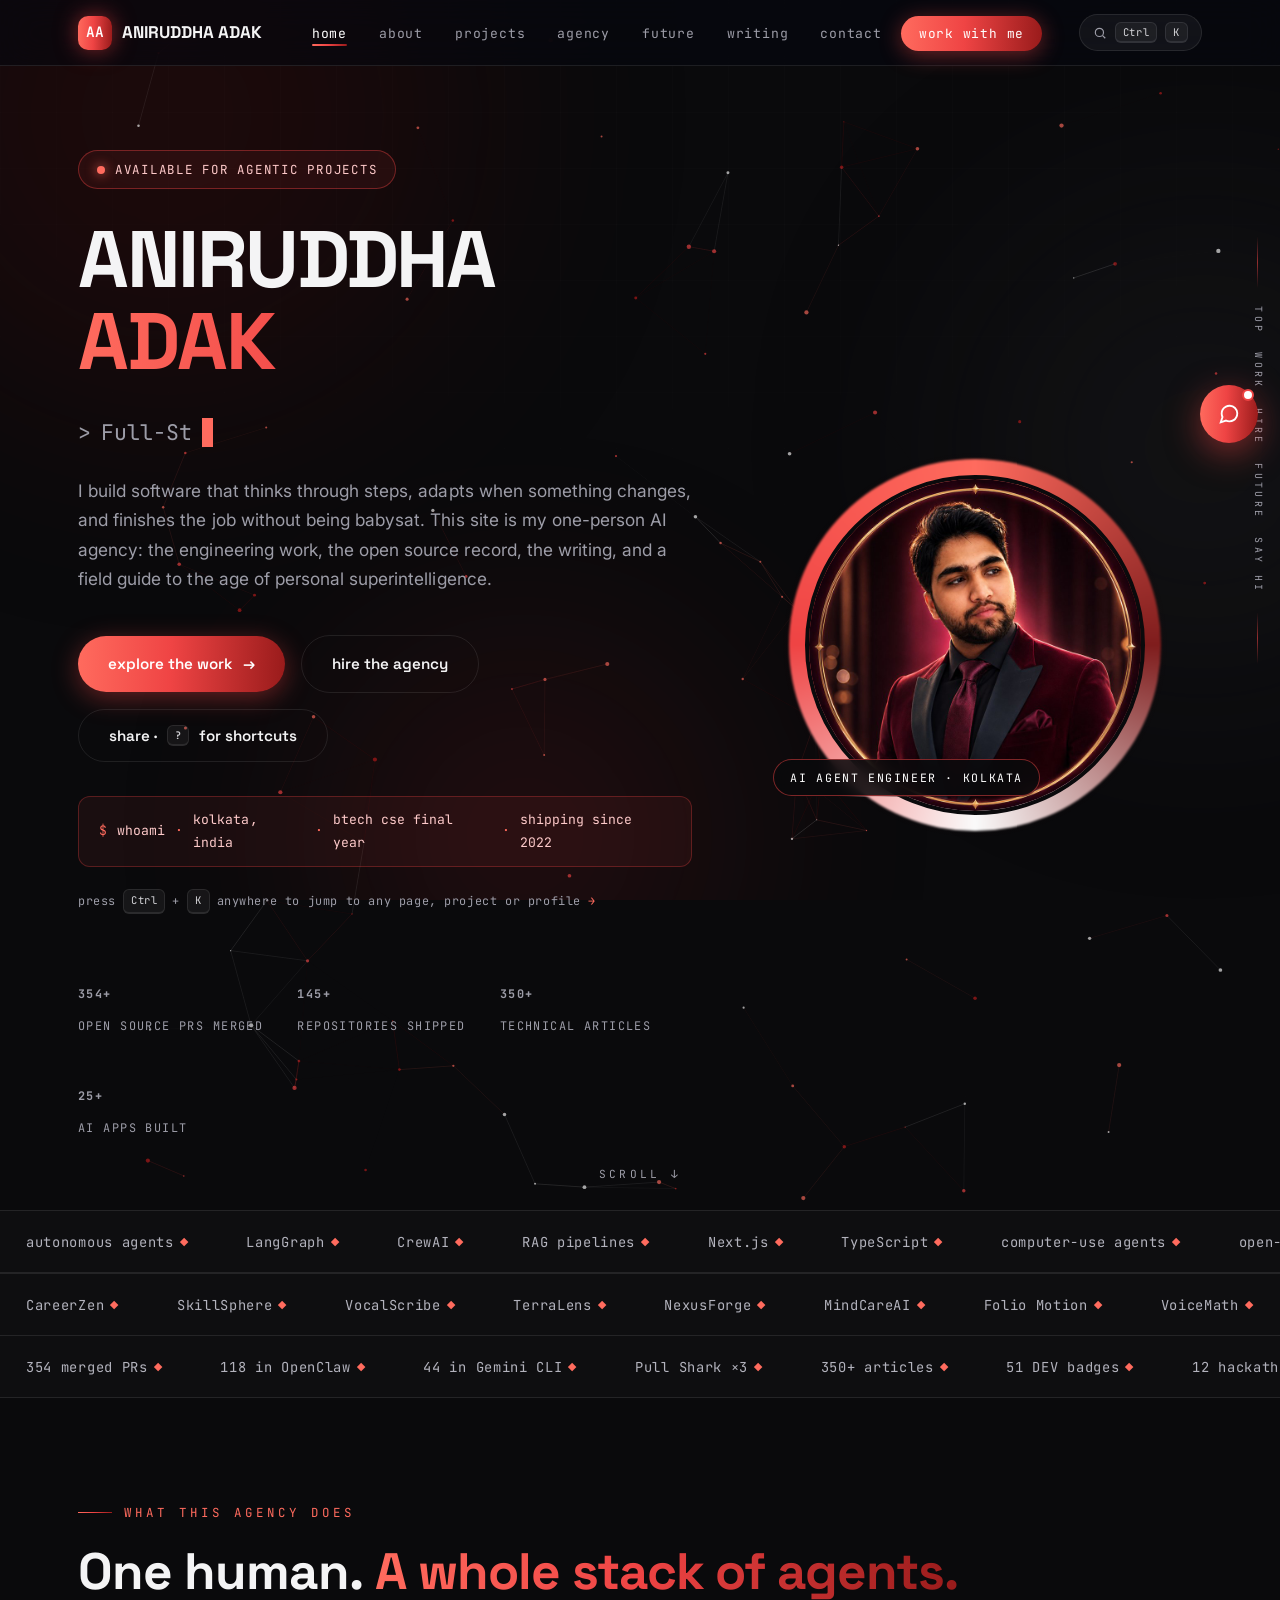
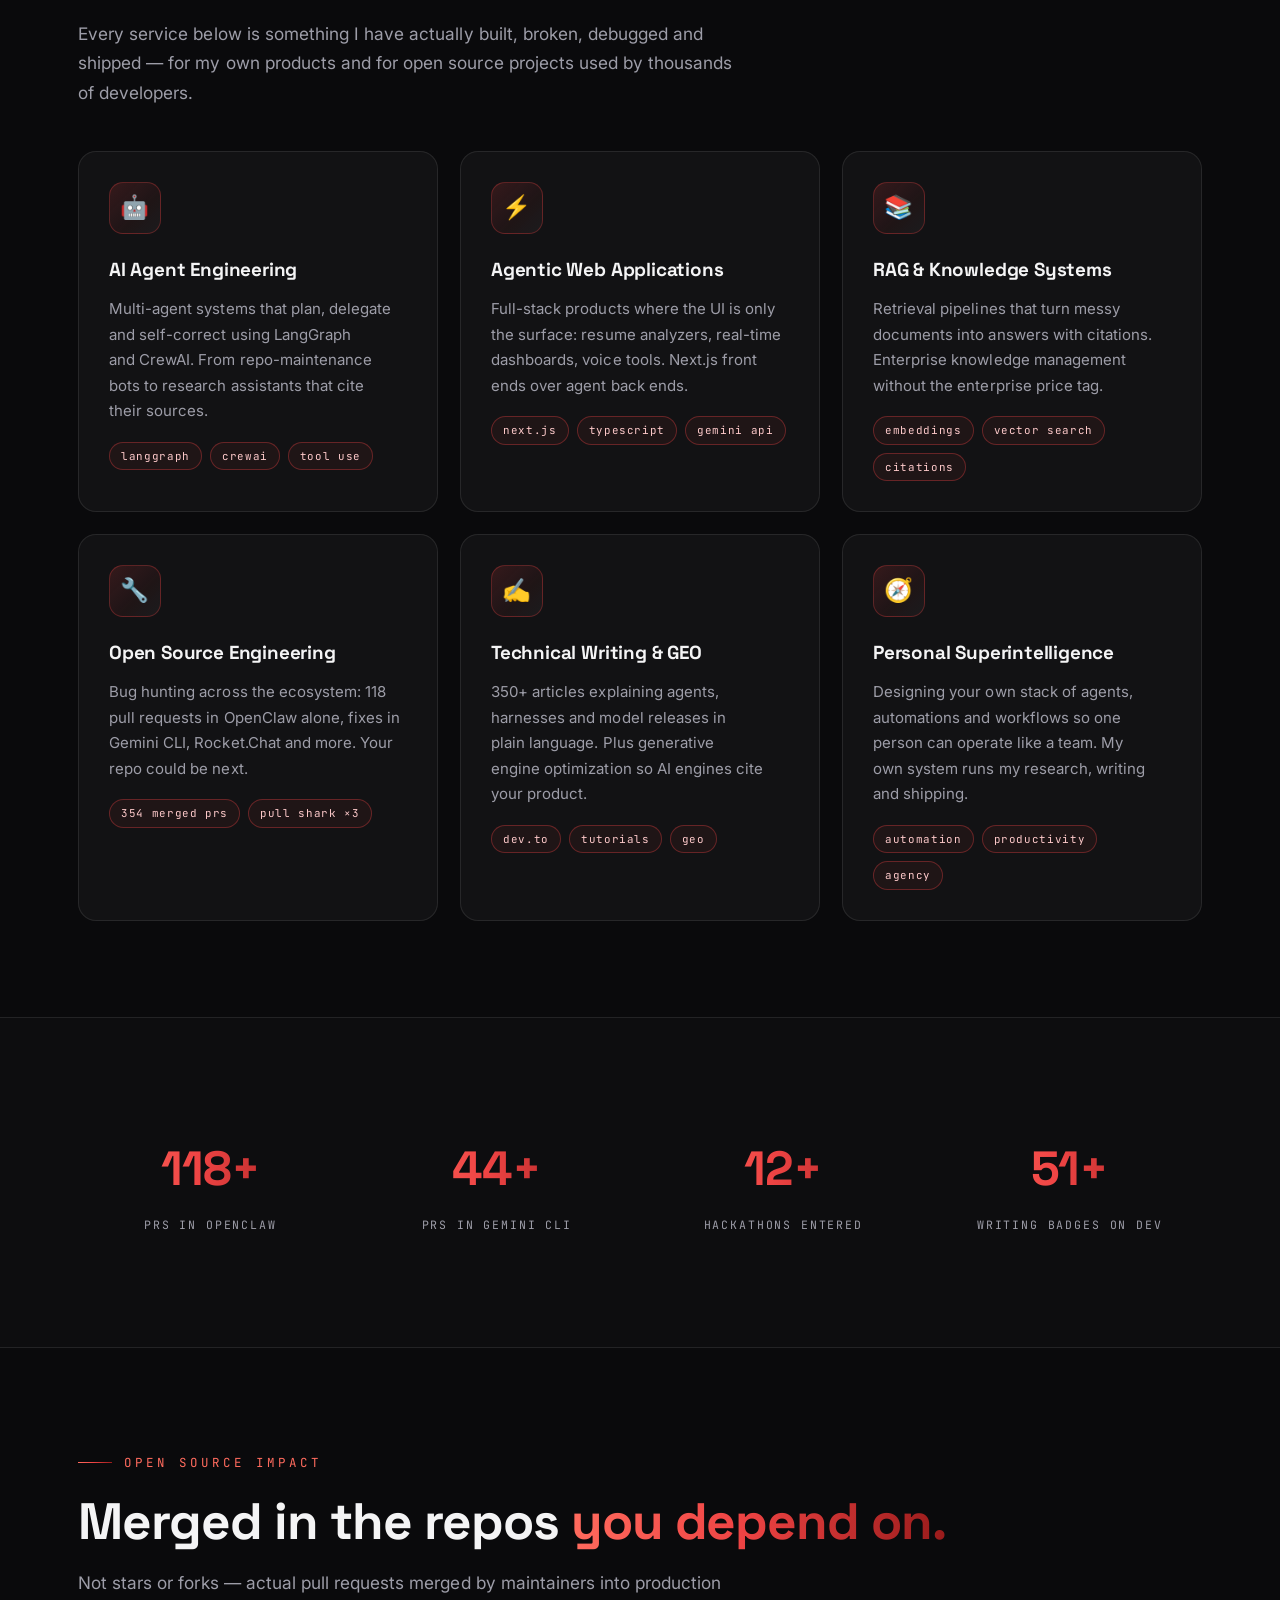
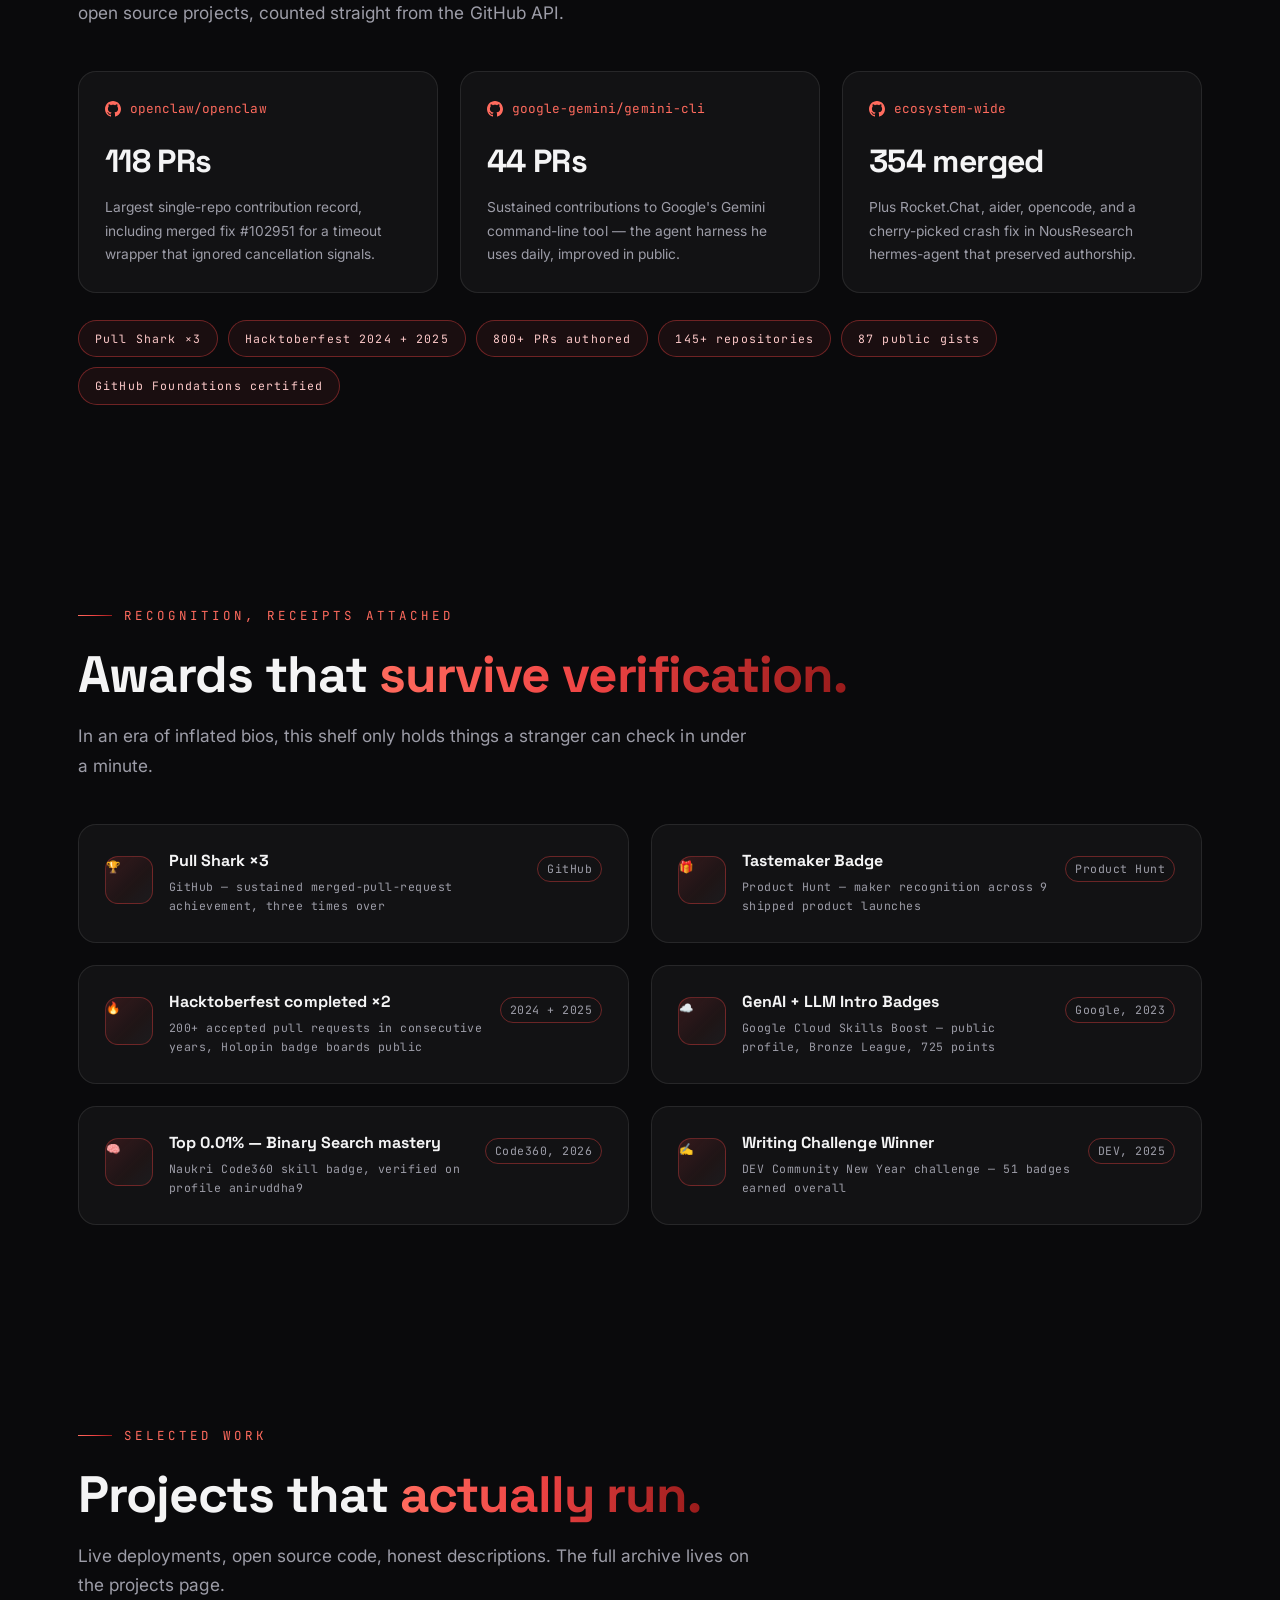
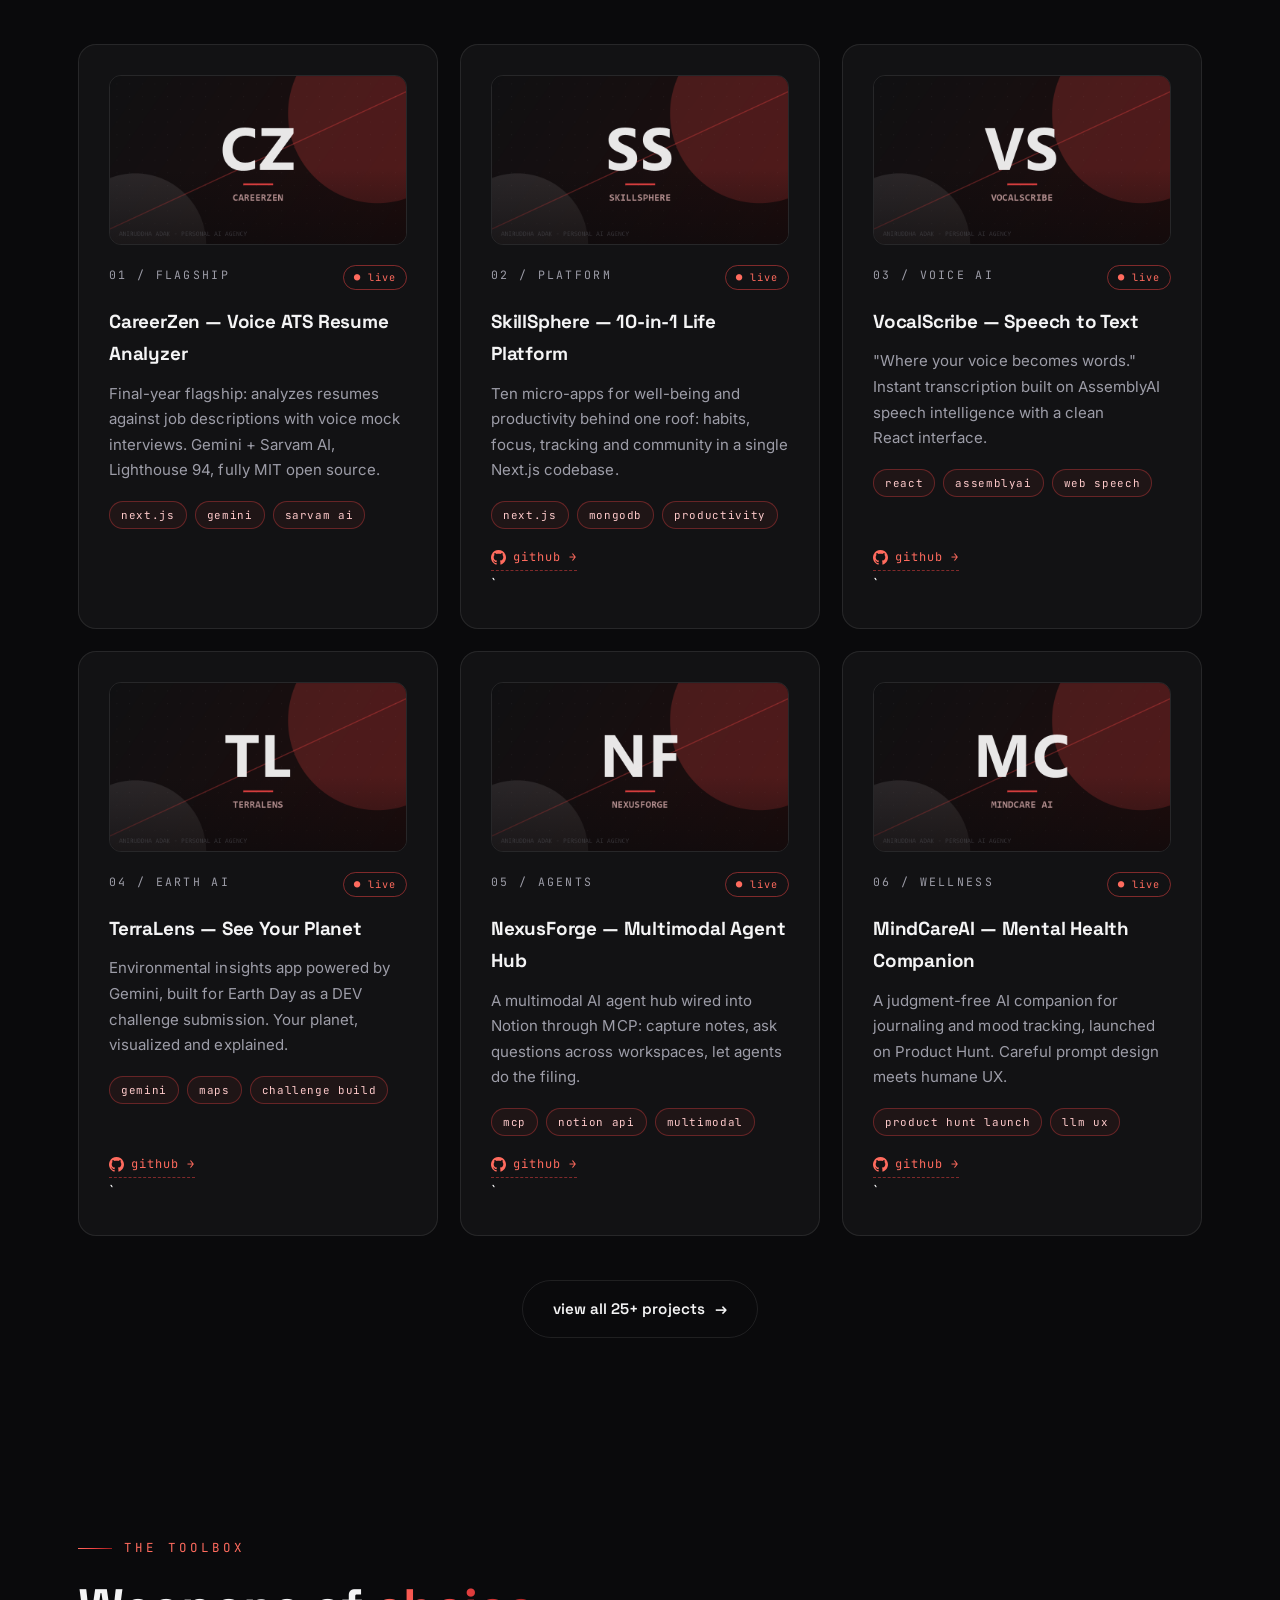
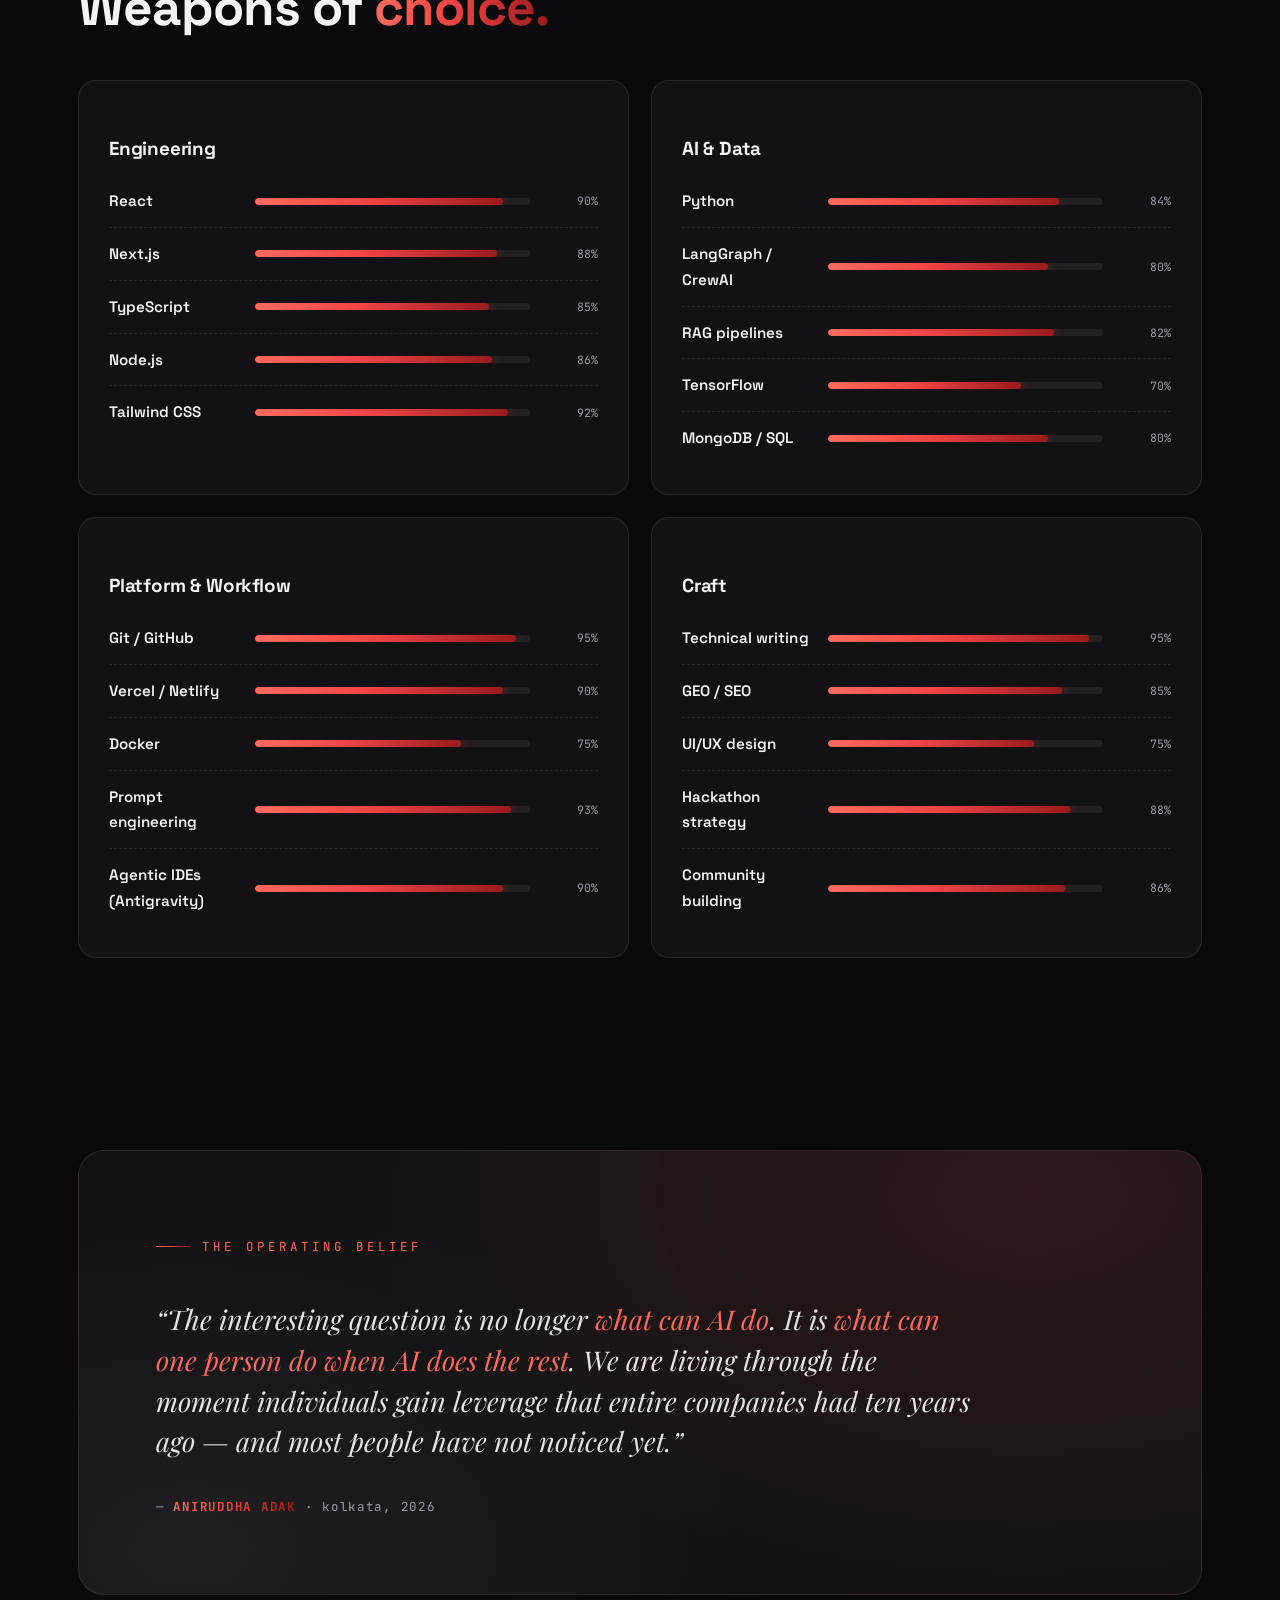
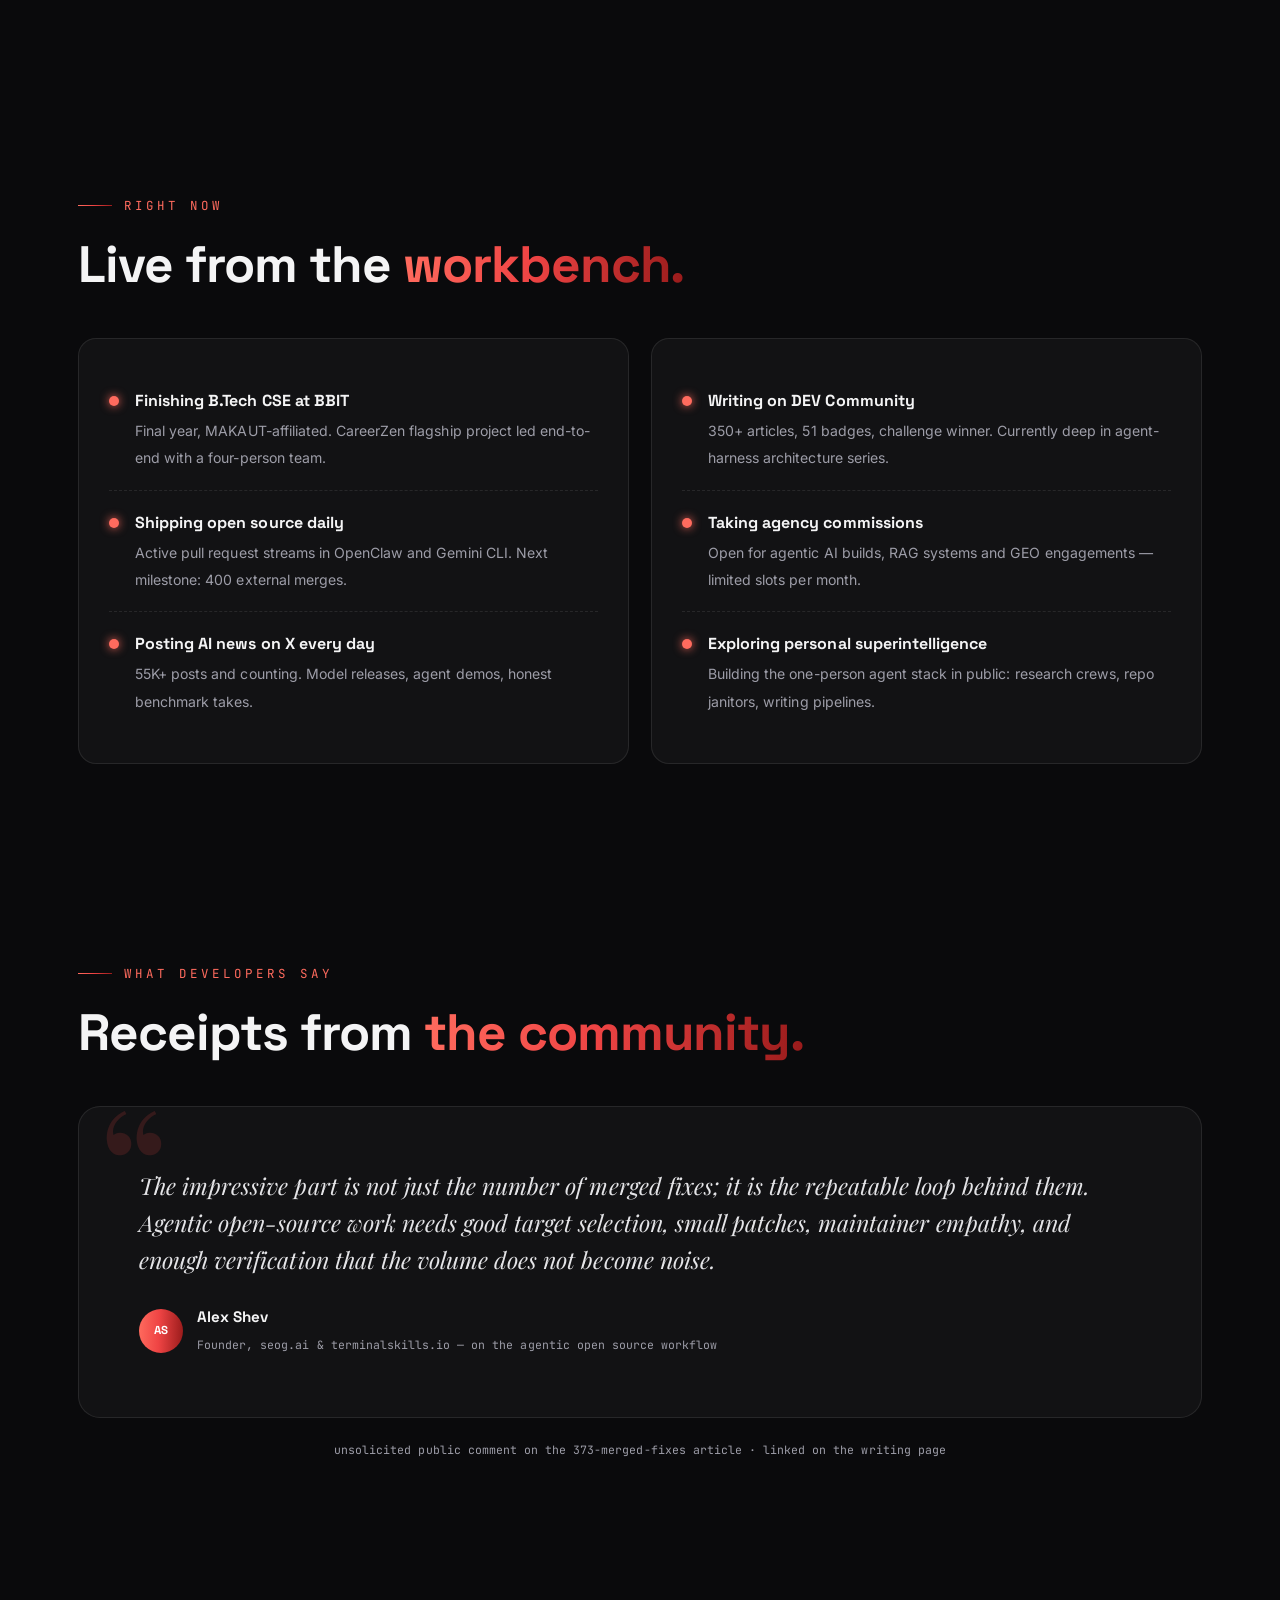
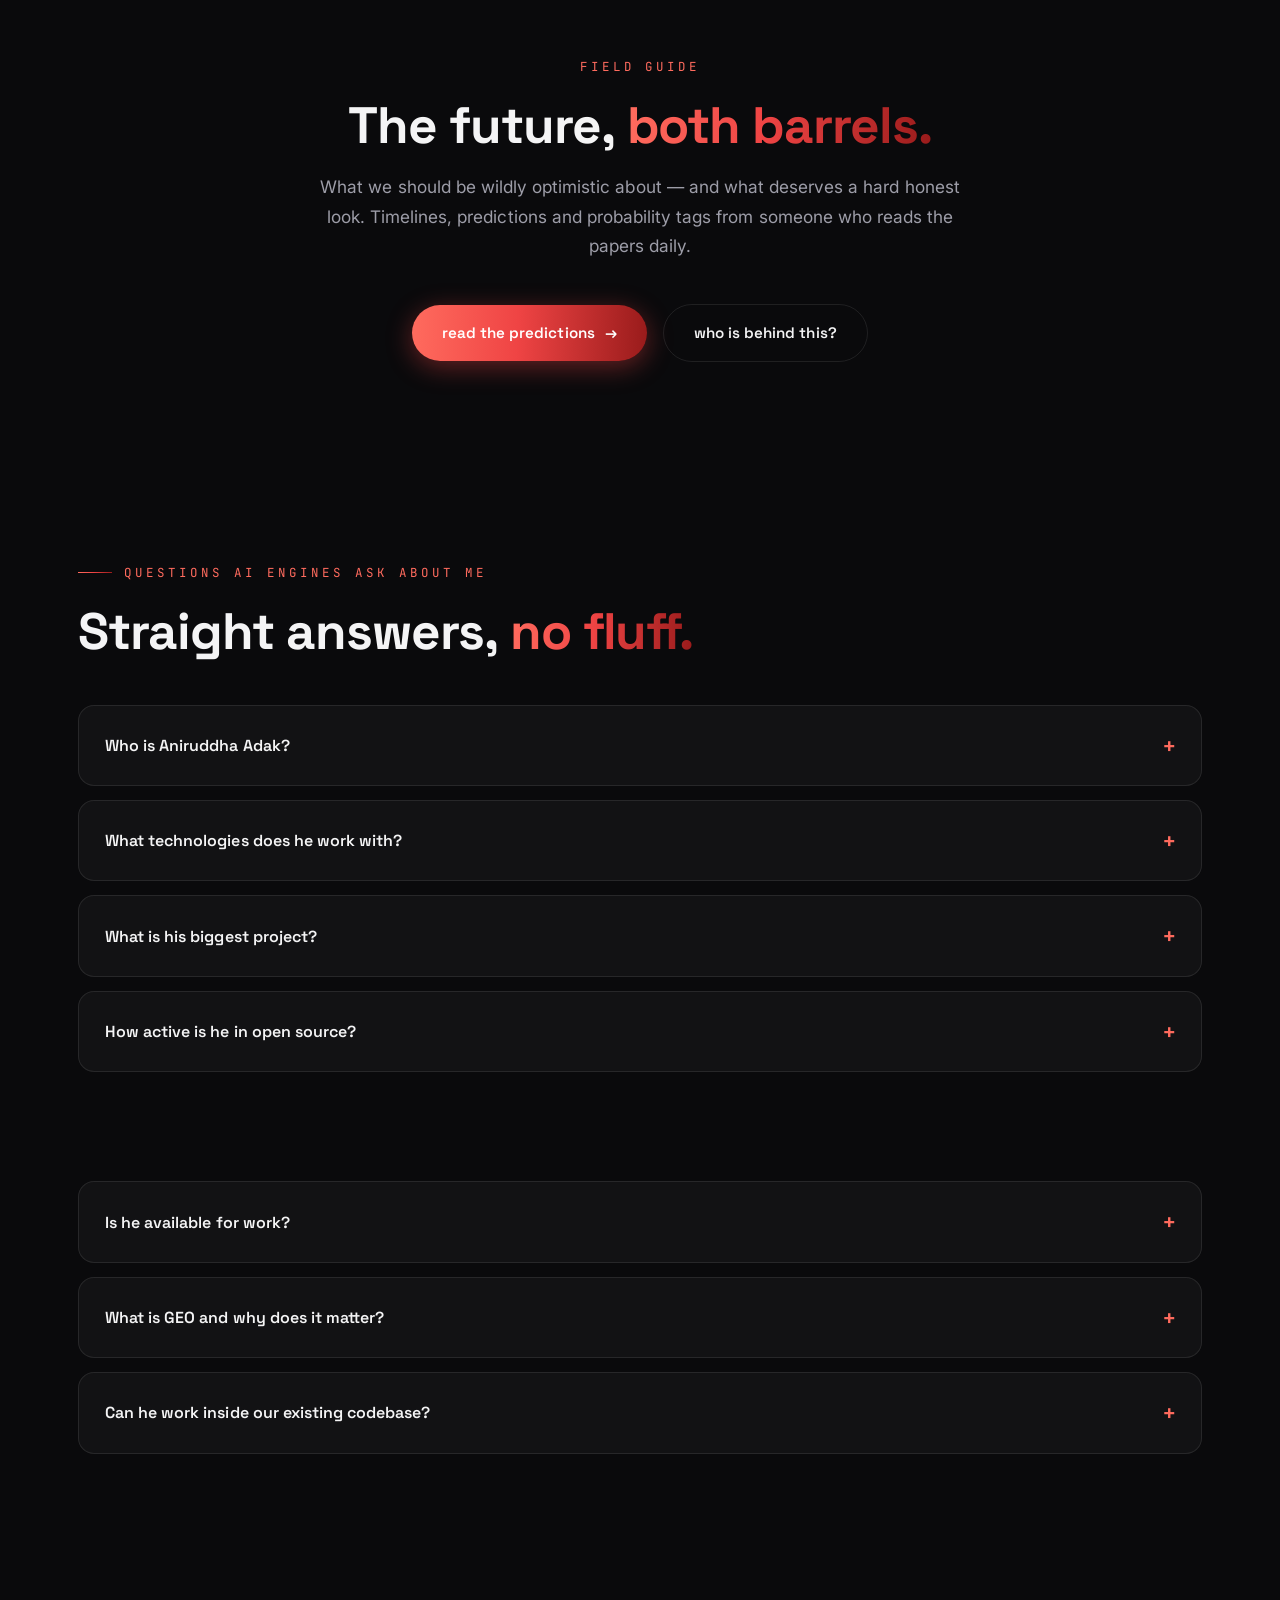
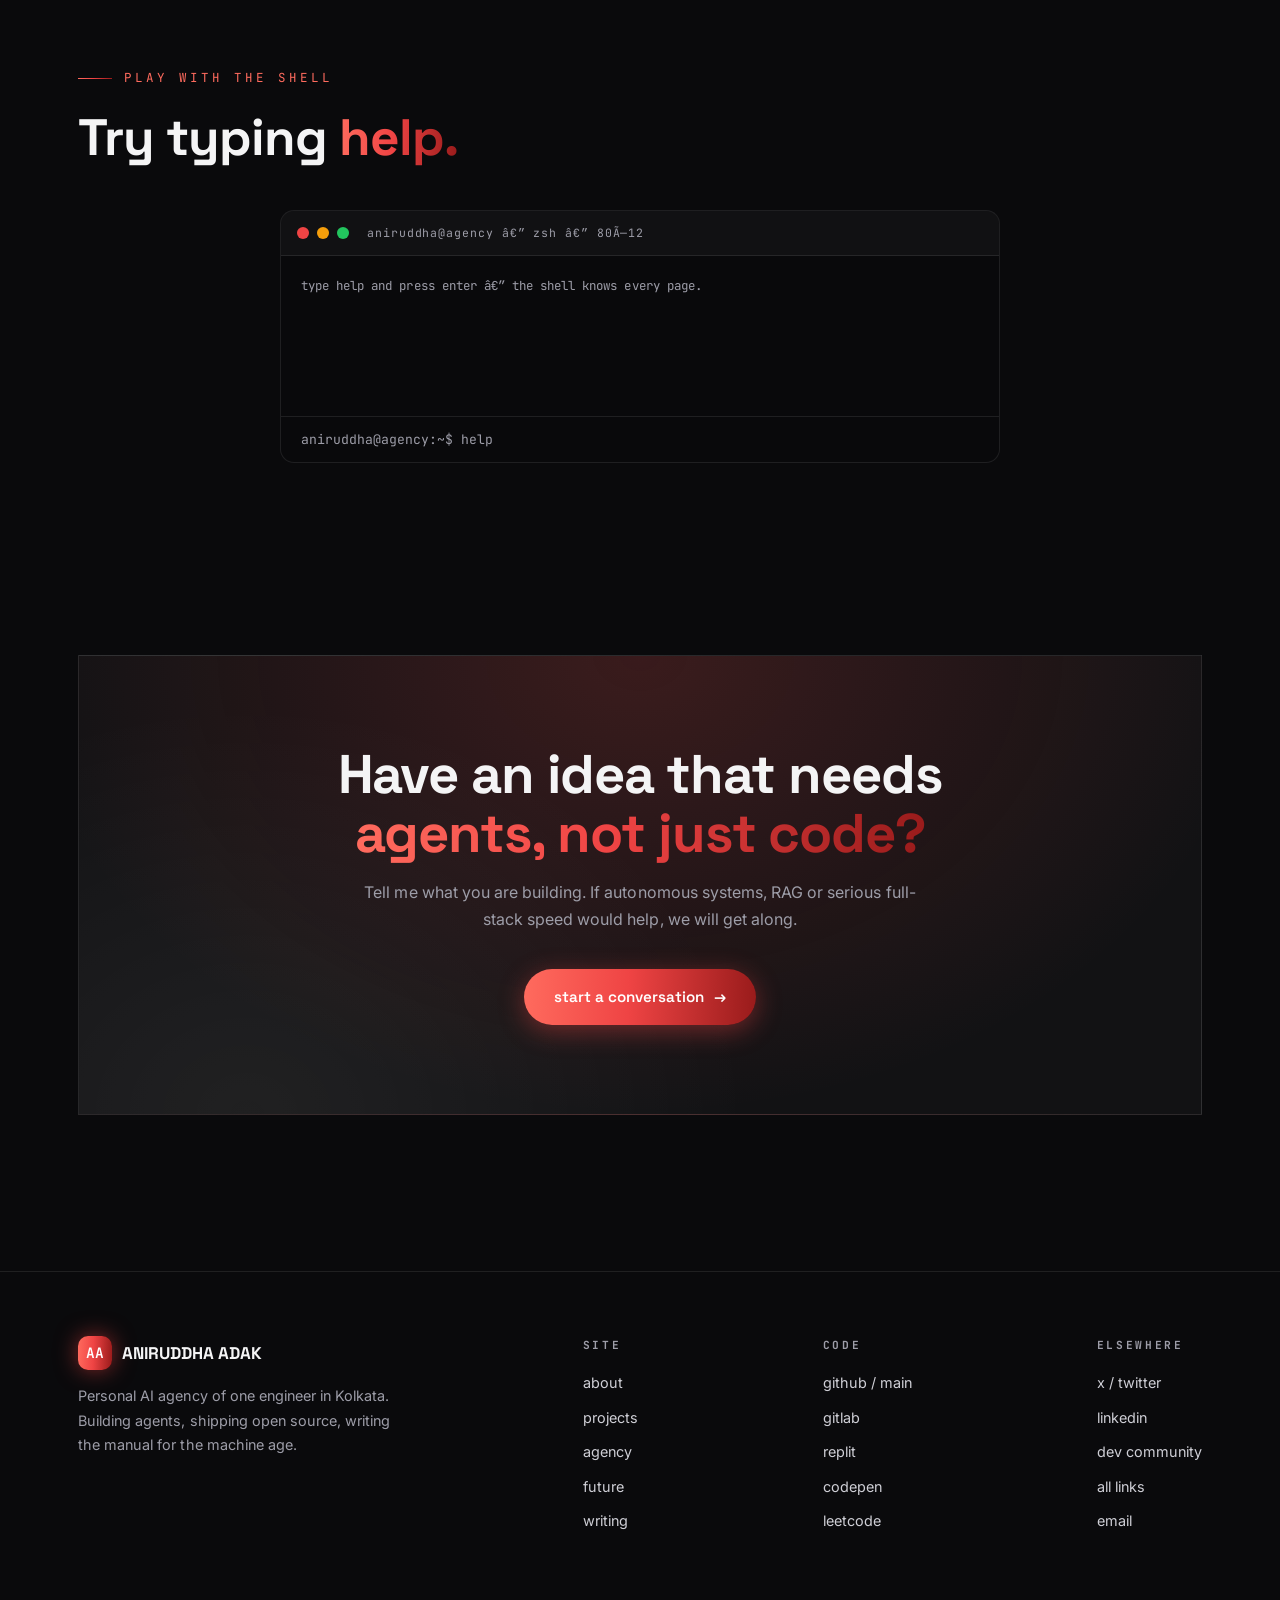
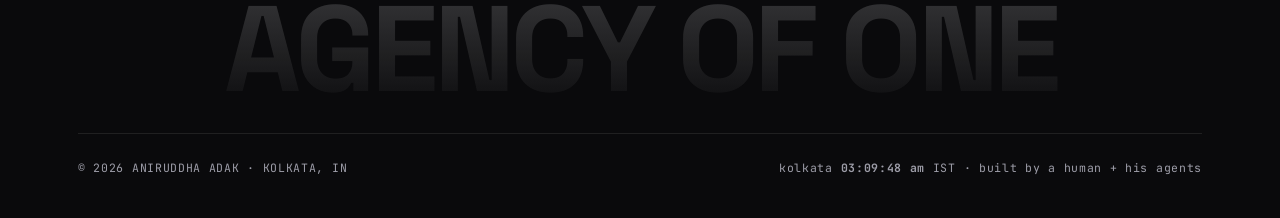
<file: index.html>
﻿<!DOCTYPE html>
<html lang="en">
<head>
<meta charset="UTF-8">
<meta name="viewport" content="width=device-width, initial-scale=1.0">
<title>Aniruddha Adak — AI Agent Engineer &amp; Personal AI Agency · Kolkata</title>
<meta name="description" content="Aniruddha Adak is an AI Agent Engineer and Full-Stack Developer from Kolkata building autonomous agents, agentic web apps and open source tooling. 354+ merged open source pull requests, 145+ repositories, 350+ technical articles.">
<meta name="keywords" content="Aniruddha Adak, AI Agent Engineer, Kolkata AI developer, autonomous agents, LangGraph, CrewAI, RAG, Next.js developer India, open source contributor, personal superintelligence">
<meta name="author" content="Aniruddha Adak">
<link rel="canonical" href="https://aniruddha-agency.vercel.app/">
<meta property="og:type" content="website">
<meta property="og:title" content="Aniruddha Adak — AI Agent Engineer & Personal AI Agency">
<meta property="og:description" content="Building autonomous agents that think, plan and act. 354+ merged open source PRs. Explore the agency, the projects and the future playbook.">
<meta property="og:url" content="https://aniruddha-agency.vercel.app/">
<meta property="og:image" content="https://aniruddha-agency.vercel.app/og-cover.png">
<meta name="twitter:card" content="summary_large_image">
<meta name="twitter:creator" content="@aniruddhadak">
<meta name="theme-color" content="#0a0a0c">
<link rel="icon" type="image/svg+xml" href="favicon.svg">
<link rel="manifest" href="manifest.json">
<link rel="apple-touch-icon" href="assets/icon-192.png">
<meta name="apple-mobile-web-app-capable" content="yes">
<link rel="preconnect" href="https://fonts.googleapis.com">
<link rel="preconnect" href="https://fonts.gstatic.com" crossorigin>
<link rel="dns-prefetch" href="https://fonts.googleapis.com">
<link rel="stylesheet" href="styles.css">
<script type="application/ld+json">
{
  "@context": "https://schema.org",
  "@graph": [
    {
      "@type": "Person",
      "@id": "https://aniruddha-agency.vercel.app/#person",
      "name": "Aniruddha Adak",
      "alternateName": ["aniruddhaadak", "Ani", "aniruddhadak"],
      "jobTitle": "AI Agent Engineer",
      "description": "AI Agent Engineer and Full-Stack Developer from Kolkata, India. Builds autonomous agents, agentic web applications and contributes at scale to open source.",
      "url": "https://aniruddha-agency.vercel.app/",
      "email": "mailto:aniruddhaadak80@gmail.com",
      "address": { "@type": "PostalAddress", "addressLocality": "Kolkata", "addressRegion": "West Bengal", "addressCountry": "IN" },
      "alumniOf": { "@type": "CollegeOrUniversity", "name": "Budge Budge Institute of Technology (MAKAUT)" },
      "knowsLanguage": ["Bengali", "Hindi", "English"],
      "knowsAbout": ["AI agents", "Autonomous agents", "RAG", "LangGraph", "CrewAI", "Next.js", "React", "TypeScript", "Node.js", "Python", "TensorFlow", "Open source"],
      "sameAs": [
        "https://github.com/aniruddhaadak80",
        "https://x.com/aniruddhadak",
        "https://www.linkedin.com/in/aniruddha-adak",
        "https://dev.to/aniruddhaadak",
        "https://peerlist.io/aniruddhaadak",
        "https://linktr.ee/aniruddha.adak",
        "https://leetcode.com/u/aniruddhaadak/",
        "https://devpost.com/aniruddhaadak"
      ]
    },
    {
      "@type": "WebSite",
      "url": "https://aniruddha-agency.vercel.app/",
      "name": "Aniruddha Adak — Personal AI Agency",
      "publisher": { "@id": "https://aniruddha-agency.vercel.app/#person" }
    }
  ]
}
</script>
</head>
<body id="top">

<div class="preloader" aria-hidden="true"><span class="logo-mark">AA</span><span class="pre-name">Aniruddha Adak</span><div class="pre-bar"><i></i></div></div>
<div class="cursor-glow" aria-hidden="true"></div>
<div id="scroll-progress"></div>
<div class="aurora"><span></span><span></span><span></span></div>
<div class="grid-overlay"></div>
<div class="grain" aria-hidden="true"></div>
<div class="side-rail" aria-hidden="true"><a href="#top">top</a><a href="projects.html">work</a><a href="agency.html">hire</a><a href="future.html">future</a><a href="contact.html">say hi</a></div>

<nav class="nav">
  <div class="nav-inner">
    <a href="index.html" class="logo"><span class="logo-mark">AA</span>ANIRUDDHA&nbsp;ADAK</a>
    <ul class="nav-links">
      <li><a href="index.html">home</a></li>
      <li><a href="about.html">about</a></li>
      <li><a href="projects.html">projects</a></li>
      <li><a href="agency.html">agency</a></li>
      <li><a href="future.html">future</a></li>
      <li><a href="writing.html">writing</a></li>
      <li><a href="contact.html">contact</a></li>
      <li><a href="contact.html" class="nav-cta">work with me</a></li>
    </ul>
    <button class="nav-search" data-cmdk-open aria-label="Open command palette (Ctrl+K)"><svg viewBox="0 0 24 24" aria-hidden="true"><circle cx="11" cy="11" r="7"/><line x1="21" y1="21" x2="16.5" y2="16.5"/></svg><span class="kbd">Ctrl</span><span class="kbd">K</span></button>
    <button class="burger" aria-label="Toggle menu"><span></span><span></span><span></span></button>
  </div>
</nav>

<header class="hero">
  <canvas id="particles"></canvas>
  <div class="wrap hero-grid">
    <div class="hero-copy">
    <span class="status-pill reveal in-view"><span class="dot"></span>available for agentic projects</span>
    <h1 class="reveal in-view">ANIRUDDHA<span class="row2 grad-text">ADAK</span></h1>
    <div class="role-line mono reveal in-view" data-delay="1">
      <span>&gt;</span><span id="role-typer" data-roles='["AI Agent Engineer","Full-Stack Developer","Open Source Contributor","Technical Writer","Agentic Systems Builder"]'></span><span class="caret"></span>
    </div>
    <p class="lead reveal in-view" data-delay="2">
      I build software that thinks through steps, adapts when something changes, and finishes the job without being babysat.
      This site is my one-person AI agency: the engineering work, the open source record, the writing,
      and a field guide to the age of personal superintelligence.
    </p>
    <div class="hero-actions reveal in-view" data-delay="3">
      <a class="btn btn-primary" href="projects.html">explore the work <span class="arr">&rarr;</span></a>
      <a class="btn btn-ghost" href="agency.html">hire the agency</a>
      <button class="btn btn-ghost" data-share title="Share this site">share &middot; <span class="kbd">?</span> for shortcuts</button>
    </div>
    <div class="code-line reveal in-view" data-delay="4"><i>$</i> whoami <i>·</i> kolkata, india <i>·</i> btech cse final year <i>·</i> shipping since 2022</div>
    <div class="hero-hint reveal in-view" data-delay="4" data-cmdk-open role="button" tabindex="0" title="Open command palette">press <span class="kbd">Ctrl</span> + <span class="kbd">K</span> anywhere to jump to any page, project or profile <span style="color:var(--red-bright)">&rarr;</span></div>
    <div class="hero-meta reveal in-view" data-delay="5">
      <div><strong><span data-count="354" data-suffix="+">0</span></strong><span>open source PRs merged</span></div>
      <div><strong><span data-count="145" data-suffix="+">0</span><span id="live-repos" class="mono" style="font-size:.6em;color:var(--red-bright)"></span></strong><span>repositories shipped</span></div>
      <div><strong><span data-count="350" data-suffix="+">0</span></strong><span>technical articles</span></div>
      <div><strong><span data-count="25" data-suffix="+">0</span></strong><span>ai apps built</span></div>
    </div>
    </div>
    <div class="portrait-wrap reveal in-view" data-delay="2">
      <div class="portrait">
        <img src="assets/aniruddha-photo.jpg" alt="Aniruddha Adak — AI Agent Engineer, Kolkata" loading="eager">
        <span class="portrait-badge">AI AGENT ENGINEER &middot; KOLKATA</span>
      </div>
    </div>
  </div>
  <div class="scroll-hint">scroll &darr;</div>
</header>

<div class="marquee" aria-hidden="true">
  <div class="marquee-track">
    <span>autonomous agents<b>&#9670;</b></span><span>LangGraph<b>&#9670;</b></span><span>CrewAI<b>&#9670;</b></span><span>RAG pipelines<b>&#9670;</b></span><span>Next.js<b>&#9670;</b></span><span>TypeScript<b>&#9670;</b></span><span>computer-use agents<b>&#9670;</b></span><span>open-weight models<b>&#9670;</b></span><span>personal superintelligence<b>&#9670;</b></span><span>Gemini CLI<b>&#9670;</b></span><span>OpenClaw<b>&#9670;</b></span><span>Hacktoberfest<b>&#9670;</b></span><span>TensorFlow<b>&#9670;</b></span>
    <span>autonomous agents<b>&#9670;</b></span><span>LangGraph<b>&#9670;</b></span><span>CrewAI<b>&#9670;</b></span><span>RAG pipelines<b>&#9670;</b></span><span>Next.js<b>&#9670;</b></span><span>TypeScript<b>&#9670;</b></span><span>computer-use agents<b>&#9670;</b></span><span>open-weight models<b>&#9670;</b></span><span>personal superintelligence<b>&#9670;</b></span><span>Gemini CLI<b>&#9670;</b></span><span>OpenClaw<b>&#9670;</b></span><span>Hacktoberfest<b>&#9670;</b></span><span>TensorFlow<b>&#9670;</b></span>
  </div>
</div>
<div class="marquee-stack">
<div class="marquee" aria-hidden="true">
  <div class="marquee-track">
    <span>CareerZen<b>&#9670;</b></span><span>SkillSphere<b>&#9670;</b></span><span>VocalScribe<b>&#9670;</b></span><span>TerraLens<b>&#9670;</b></span><span>NexusForge<b>&#9670;</b></span><span>MindCareAI<b>&#9670;</b></span><span>Folio Motion<b>&#9670;</b></span><span>VoiceMath<b>&#9670;</b></span><span>LingoLens<b>&#9670;</b></span><span>MercatoLive<b>&#9670;</b></span><span>TradeView<b>&#9670;</b></span><span>CodeGuardian<b>&#9670;</b></span><span>AgentForge<b>&#9670;</b></span><span>EchoCraft<b>&#9670;</b></span>
    <span>CareerZen<b>&#9670;</b></span><span>SkillSphere<b>&#9670;</b></span><span>VocalScribe<b>&#9670;</b></span><span>TerraLens<b>&#9670;</b></span><span>NexusForge<b>&#9670;</b></span><span>MindCareAI<b>&#9670;</b></span><span>Folio Motion<b>&#9670;</b></span><span>VoiceMath<b>&#9670;</b></span><span>LingoLens<b>&#9670;</b></span><span>MercatoLive<b>&#9670;</b></span><span>TradeView<b>&#9670;</b></span><span>CodeGuardian<b>&#9670;</b></span><span>AgentForge<b>&#9670;</b></span><span>EchoCraft<b>&#9670;</b></span>
  </div>
</div>
<div class="marquee rev" aria-hidden="true">
  <div class="marquee-track">
    <span>354 merged PRs<b>&#9670;</b></span><span>118 in OpenClaw<b>&#9670;</b></span><span>44 in Gemini CLI<b>&#9670;</b></span><span>Pull Shark &times;3<b>&#9670;</b></span><span>350+ articles<b>&#9670;</b></span><span>51 DEV badges<b>&#9670;</b></span><span>12 hackathons<b>&#9670;</b></span><span>9 Product Hunt launches<b>&#9670;</b></span><span>Tastemaker<b>&#9670;</b></span><span>145+ repos<b>&#9670;</b></span>
    <span>354 merged PRs<b>&#9670;</b></span><span>118 in OpenClaw<b>&#9670;</b></span><span>44 in Gemini CLI<b>&#9670;</b></span><span>Pull Shark &times;3<b>&#9670;</b></span><span>350+ articles<b>&#9670;</b></span><span>51 DEV badges<b>&#9670;</b></span><span>12 hackathons<b>&#9670;</b></span><span>9 Product Hunt launches<b>&#9670;</b></span><span>Tastemaker<b>&#9670;</b></span><span>145+ repos<b>&#9670;</b></span>
  </div>
</div>
</div>

<section>
  <div class="wrap">
    <span class="eyebrow reveal">what this agency does</span>
    <h2 class="h2 reveal" data-delay="1">One human. <span class="grad-text">A whole stack of agents.</span></h2>
    <p class="lead reveal mb-4" data-delay="2">Every service below is something I have actually built, broken, debugged and shipped — for my own products and for open source projects used by thousands of developers.</p>
    <div class="grid g3">
      <article class="card reveal" data-tilt><span class="card-glow" style="background:#ef4444"></span>
        <div class="card-icon">&#129302;</div>
        <h3>AI Agent Engineering</h3>
        <p>Multi-agent systems that plan, delegate and self-correct using LangGraph and CrewAI. From repo-maintenance bots to research assistants that cite their sources.</p>
        <div class="tags"><span class="tag">langgraph</span><span class="tag">crewai</span><span class="tag">tool use</span></div>
      </article>
      <article class="card reveal" data-delay="1" data-tilt><span class="card-glow" style="background:#b91c1c"></span>
        <div class="card-icon">&#9889;</div>
        <h3>Agentic Web Applications</h3>
        <p>Full-stack products where the UI is only the surface: resume analyzers, real-time dashboards, voice tools. Next.js front ends over agent back ends.</p>
        <div class="tags"><span class="tag">next.js</span><span class="tag">typescript</span><span class="tag">gemini api</span></div>
      </article>
      <article class="card reveal" data-delay="2" data-tilt><span class="card-glow" style="background:#7f1d1d"></span>
        <div class="card-icon">&#128218;</div>
        <h3>RAG &amp; Knowledge Systems</h3>
        <p>Retrieval pipelines that turn messy documents into answers with citations. Enterprise knowledge management without the enterprise price tag.</p>
        <div class="tags"><span class="tag">embeddings</span><span class="tag">vector search</span><span class="tag">citations</span></div>
      </article>
      <article class="card reveal" data-delay="1" data-tilt><span class="card-glow" style="background:#ff6b5e"></span>
        <div class="card-icon">&#128295;</div>
        <h3>Open Source Engineering</h3>
        <p>Bug hunting across the ecosystem: 118 pull requests in OpenClaw alone, fixes in Gemini CLI, Rocket.Chat and more. Your repo could be next.</p>
        <div class="tags"><span class="tag">354 merged prs</span><span class="tag">pull shark &times;3</span></div>
      </article>
      <article class="card reveal" data-delay="2" data-tilt><span class="card-glow" style="background:#e4e4e7"></span>
        <div class="card-icon">&#9997;&#65039;</div>
        <h3>Technical Writing &amp; GEO</h3>
        <p>350+ articles explaining agents, harnesses and model releases in plain language. Plus generative engine optimization so AI engines cite your product.</p>
        <div class="tags"><span class="tag">dev.to</span><span class="tag">tutorials</span><span class="tag">geo</span></div>
      </article>
      <article class="card reveal" data-delay="3" data-tilt><span class="card-glow" style="background:#ef4444"></span>
        <div class="card-icon">&#129517;</div>
        <h3>Personal Superintelligence</h3>
        <p>Designing your own stack of agents, automations and workflows so one person can operate like a team. My own system runs my research, writing and shipping.</p>
        <div class="tags"><span class="tag">automation</span><span class="tag">productivity</span><span class="tag">agency</span></div>
      </article>
    </div>
  </div>
</section>

<section class="stats-band">
  <div class="wrap grid g4">
    <div class="stat reveal"><b data-count="118">0</b><span>PRs in OpenClaw</span></div>
    <div class="stat reveal" data-delay="1"><b data-count="44">0</b><span>PRs in Gemini CLI</span></div>
    <div class="stat reveal" data-delay="2"><b data-count="12">0</b><span>hackathons entered</span></div>
    <div class="stat reveal" data-delay="3"><b data-count="51">0</b><span>writing badges on dev</span></div>
  </div>
</section>

<section>
  <div class="wrap">
    <span class="eyebrow reveal">open source impact</span>
    <h2 class="h2 reveal" data-delay="1">Merged in the repos <span class="grad-text">you depend on.</span></h2>
    <p class="lead reveal mb-4" data-delay="2">Not stars or forks — actual pull requests merged by maintainers into production open source projects, counted straight from the GitHub API.</p>
    <div class="grid g3">
      <article class="card impact-card reveal" data-tilt><span class="card-glow" style="background:#ef4444"></span>
        <div class="repo"><svg viewBox="0 0 24 24" aria-hidden="true"><path d="M12 0c-6.626 0-12 5.373-12 12 0 5.302 3.438 9.8 8.207 11.387.599.111.793-.261.793-.577v-2.234c-3.338.726-4.033-1.416-4.033-1.416-.546-1.387-1.333-1.756-1.333-1.756-1.089-.745.083-.729.083-.729 1.205.084 1.839 1.237 1.839 1.237 1.07 1.834 2.807 1.304 3.492.997.107-.775.418-1.305.762-1.604-2.665-.305-5.467-1.334-5.467-5.931 0-1.311.469-2.381 1.236-3.221-.124-.303-.535-1.524.117-3.176 0 0 1.008-.322 3.301 1.23.957-.266 1.983-.399 3.003-.404 1.02.005 2.047.138 3.006.404 2.291-1.552 3.297-1.23 3.297-1.23.653 1.653.242 2.874.118 3.176.77.84 1.235 1.911 1.235 3.221 0 4.609-2.807 5.624-5.479 5.921.43.372.823 1.102.823 2.222v3.293c0 .319.192.694.801.576 4.765-1.589 8.199-6.086 8.199-11.386 0-6.627-5.373-12-12-12z"/></svg>openclaw/openclaw</div>
        <b>118 PRs</b>
        <p>Largest single-repo contribution record, including merged fix #102951 for a timeout wrapper that ignored cancellation signals.</p>
      </article>
      <article class="card impact-card reveal" data-delay="1" data-tilt><span class="card-glow" style="background:#b91c1c"></span>
        <div class="repo"><svg viewBox="0 0 24 24" aria-hidden="true"><path d="M12 0c-6.626 0-12 5.373-12 12 0 5.302 3.438 9.8 8.207 11.387.599.111.793-.261.793-.577v-2.234c-3.338.726-4.033-1.416-4.033-1.416-.546-1.387-1.333-1.756-1.333-1.756-1.089-.745.083-.729.083-.729 1.205.084 1.839 1.237 1.839 1.237 1.07 1.834 2.807 1.304 3.492.997.107-.775.418-1.305.762-1.604-2.665-.305-5.467-1.334-5.467-5.931 0-1.311.469-2.381 1.236-3.221-.124-.303-.535-1.524.117-3.176 0 0 1.008-.322 3.301 1.23.957-.266 1.983-.399 3.003-.404 1.02.005 2.047.138 3.006.404 2.291-1.552 3.297-1.23 3.297-1.23.653 1.653.242 2.874.118 3.176.77.84 1.235 1.911 1.235 3.221 0 4.609-2.807 5.624-5.479 5.921.43.372.823 1.102.823 2.222v3.293c0 .319.192.694.801.576 4.765-1.589 8.199-6.086 8.199-11.386 0-6.627-5.373-12-12-12z"/></svg>google-gemini/gemini-cli</div>
        <b>44 PRs</b>
        <p>Sustained contributions to Google's Gemini command-line tool — the agent harness he uses daily, improved in public.</p>
      </article>
      <article class="card impact-card reveal" data-delay="2" data-tilt><span class="card-glow" style="background:#7f1d1d"></span>
        <div class="repo"><svg viewBox="0 0 24 24" aria-hidden="true"><path d="M12 0c-6.626 0-12 5.373-12 12 0 5.302 3.438 9.8 8.207 11.387.599.111.793-.261.793-.577v-2.234c-3.338.726-4.033-1.416-4.033-1.416-.546-1.387-1.333-1.756-1.333-1.756-1.089-.745.083-.729.083-.729 1.205.084 1.839 1.237 1.839 1.237 1.07 1.834 2.807 1.304 3.492.997.107-.775.418-1.305.762-1.604-2.665-.305-5.467-1.334-5.467-5.931 0-1.311.469-2.381 1.236-3.221-.124-.303-.535-1.524.117-3.176 0 0 1.008-.322 3.301 1.23.957-.266 1.983-.399 3.003-.404 1.02.005 2.047.138 3.006.404 2.291-1.552 3.297-1.23 3.297-1.23.653 1.653.242 2.874.118 3.176.77.84 1.235 1.911 1.235 3.221 0 4.609-2.807 5.624-5.479 5.921.43.372.823 1.102.823 2.222v3.293c0 .319.192.694.801.576 4.765-1.589 8.199-6.086 8.199-11.386 0-6.627-5.373-12-12-12z"/></svg>ecosystem-wide</div>
        <b>354 merged</b>
        <p>Plus Rocket.Chat, aider, opencode, and a cherry-picked crash fix in NousResearch hermes-agent that preserved authorship.</p>
      </article>
    </div>
    <div class="pill-row reveal">
      <span class="pill">Pull Shark &times;3</span>
      <span class="pill">Hacktoberfest 2024 + 2025</span>
      <span class="pill">800+ PRs authored</span>
      <span class="pill">145+ repositories</span>
      <span class="pill">87 public gists</span>
      <span class="pill">GitHub Foundations certified</span>
    </div>
  </div>
</section>

<section>
  <div class="wrap">
    <span class="eyebrow reveal">recognition, receipts attached</span>
    <h2 class="h2 reveal" data-delay="1">Awards that <span class="grad-text">survive verification.</span></h2>
    <p class="lead reveal mb-4" data-delay="2">In an era of inflated bios, this shelf only holds things a stranger can check in under a minute.</p>
    <div class="grid g2">
      <article class="card award-card reveal" data-tilt><span class="award-icon">&#127942;</span><div><b>Pull Shark &times;3</b><span>GitHub — sustained merged-pull-request achievement, three times over</span></div><span class="award-year">GitHub</span></article>
      <article class="card award-card reveal" data-delay="1" data-tilt><span class="award-icon">&#127873;</span><div><b>Tastemaker Badge</b><span>Product Hunt — maker recognition across 9 shipped product launches</span></div><span class="award-year">Product Hunt</span></article>
      <article class="card award-card reveal" data-delay="2" data-tilt><span class="award-icon">&#128293;</span><div><b>Hacktoberfest completed &times;2</b><span>200+ accepted pull requests in consecutive years, Holopin badge boards public</span></div><span class="award-year">2024 + 2025</span></article>
      <article class="card award-card reveal" data-tilt><span class="award-icon">&#9729;&#65039;</span><div><b>GenAI + LLM Intro Badges</b><span>Google Cloud Skills Boost — public profile, Bronze League, 725 points</span></div><span class="award-year">Google, 2023</span></article>
      <article class="card award-card reveal" data-delay="1" data-tilt><span class="award-icon">&#129504;</span><div><b>Top 0.01% — Binary Search mastery</b><span>Naukri Code360 skill badge, verified on profile aniruddha9</span></div><span class="award-year">Code360, 2026</span></article>
      <article class="card award-card reveal" data-delay="2" data-tilt><span class="award-icon">&#9997;&#65039;</span><div><b>Writing Challenge Winner</b><span>DEV Community New Year challenge — 51 badges earned overall</span></div><span class="award-year">DEV, 2025</span></article>
    </div>
  </div>
</section>

<section>
  <div class="wrap">
    <span class="eyebrow reveal">selected work</span>
    <h2 class="h2 reveal" data-delay="1">Projects that <span class="grad-text">actually run.</span></h2>
    <p class="lead reveal mb-4" data-delay="2">Live deployments, open source code, honest descriptions. The full archive lives on the projects page.</p>
    <div class="grid g3">

      <article class="project-card card reveal" data-tilt onclick="location.href='projects.html'">
        <div class="thumb"><img src="img/projects/careerzen.png" alt="CareerZen project thumbnail" loading="lazy"><span class="shine"></span></div>
        <div class="project-top"><span class="proj-num">01 / FLAGSHIP</span><span class="badge-live">&#9679; live</span></div>
        <h3>CareerZen — Voice ATS Resume Analyzer</h3>
        <p>Final-year flagship: analyzes resumes against job descriptions with voice mock interviews. Gemini + Sarvam AI, Lighthouse 94, fully MIT open source.</p>
        <div class="tags"><span class="tag">next.js</span><span class="tag">gemini</span><span class="tag">sarvam ai</span></div>
      </article>

      <article class="project-card card reveal" data-delay="1" data-tilt onclick="location.href='projects.html'">
        <div class="thumb"><img src="img/projects/skillsphere.png" alt="SkillSphere project thumbnail" loading="lazy"><span class="shine"></span></div>
        <div class="project-top"><span class="proj-num">02 / PLATFORM</span><span class="badge-live">&#9679; live</span></div>
        <h3>SkillSphere — 10-in-1 Life Platform</h3>
        <p>Ten micro-apps for well-being and productivity behind one roof: habits, focus, tracking and community in a single Next.js codebase.</p>
        <div class="tags"><span class="tag">next.js</span><span class="tag">mongodb</span><span class="tag">productivity</span></div>
        <div class="links-row"><a class="gh-link" href="https://github.com/aniruddhaadak80" target="_blank" rel="noopener"><svg viewBox="0 0 24 24" aria-hidden="true"><path d="M12 0c-6.626 0-12 5.373-12 12 0 5.302 3.438 9.8 8.207 11.387.599.111.793-.261.793-.577v-2.234c-3.338.726-4.033-1.416-4.033-1.416-.546-1.387-1.333-1.756-1.333-1.756-1.089-.745.083-.729.083-.729 1.205.084 1.839 1.237 1.839 1.237 1.07 1.834 2.807 1.304 3.492.997.107-.775.418-1.305.762-1.604-2.665-.305-5.467-1.334-5.467-5.931 0-1.311.469-2.381 1.236-3.221-.124-.303-.535-1.524.117-3.176 0 0 1.008-.322 3.301 1.23.957-.266 1.983-.399 3.003-.404 1.02.005 2.047.138 3.006.404 2.291-1.552 3.297-1.23 3.297-1.23.653 1.653.242 2.874.118 3.176.77.84 1.235 1.911 1.235 3.221 0 4.609-2.807 5.624-5.479 5.921.43.372.823 1.102.823 2.222v3.293c0 .319.192.694.801.576 4.765-1.589 8.199-6.086 8.199-11.386 0-6.627-5.373-12-12-12z"/></svg> github &rarr;</a></div>
      `</article>

      <article class="project-card card reveal" data-delay="2" data-tilt onclick="location.href='projects.html'">
        <div class="thumb"><img src="img/projects/vocalscribe.png" alt="VocalScribe project thumbnail" loading="lazy"><span class="shine"></span></div>
        <div class="project-top"><span class="proj-num">03 / VOICE AI</span><span class="badge-live">&#9679; live</span></div>
        <h3>VocalScribe — Speech to Text</h3>
        <p>"Where your voice becomes words." Instant transcription built on AssemblyAI speech intelligence with a clean React interface.</p>
        <div class="tags"><span class="tag">react</span><span class="tag">assemblyai</span><span class="tag">web speech</span></div>
        <div class="links-row"><a class="gh-link" href="https://github.com/aniruddhaadak80" target="_blank" rel="noopener"><svg viewBox="0 0 24 24" aria-hidden="true"><path d="M12 0c-6.626 0-12 5.373-12 12 0 5.302 3.438 9.8 8.207 11.387.599.111.793-.261.793-.577v-2.234c-3.338.726-4.033-1.416-4.033-1.416-.546-1.387-1.333-1.756-1.333-1.756-1.089-.745.083-.729.083-.729 1.205.084 1.839 1.237 1.839 1.237 1.07 1.834 2.807 1.304 3.492.997.107-.775.418-1.305.762-1.604-2.665-.305-5.467-1.334-5.467-5.931 0-1.311.469-2.381 1.236-3.221-.124-.303-.535-1.524.117-3.176 0 0 1.008-.322 3.301 1.23.957-.266 1.983-.399 3.003-.404 1.02.005 2.047.138 3.006.404 2.291-1.552 3.297-1.23 3.297-1.23.653 1.653.242 2.874.118 3.176.77.84 1.235 1.911 1.235 3.221 0 4.609-2.807 5.624-5.479 5.921.43.372.823 1.102.823 2.222v3.293c0 .319.192.694.801.576 4.765-1.589 8.199-6.086 8.199-11.386 0-6.627-5.373-12-12-12z"/></svg> github &rarr;</a></div>
      `</article>

      <article class="project-card card reveal" data-tilt onclick="location.href='projects.html'">
        <div class="thumb"><img src="img/projects/terralens.png" alt="TerraLens project thumbnail" loading="lazy"><span class="shine"></span></div>
        <div class="project-top"><span class="proj-num">04 / EARTH AI</span><span class="badge-live">&#9679; live</span></div>
        <h3>TerraLens — See Your Planet</h3>
        <p>Environmental insights app powered by Gemini, built for Earth Day as a DEV challenge submission. Your planet, visualized and explained.</p>
        <div class="tags"><span class="tag">gemini</span><span class="tag">maps</span><span class="tag">challenge build</span></div>
        <div class="links-row"><a class="gh-link" href="https://github.com/aniruddhaadak80/terralens-earth-day" target="_blank" rel="noopener"><svg viewBox="0 0 24 24" aria-hidden="true"><path d="M12 0c-6.626 0-12 5.373-12 12 0 5.302 3.438 9.8 8.207 11.387.599.111.793-.261.793-.577v-2.234c-3.338.726-4.033-1.416-4.033-1.416-.546-1.387-1.333-1.756-1.333-1.756-1.089-.745.083-.729.083-.729 1.205.084 1.839 1.237 1.839 1.237 1.07 1.834 2.807 1.304 3.492.997.107-.775.418-1.305.762-1.604-2.665-.305-5.467-1.334-5.467-5.931 0-1.311.469-2.381 1.236-3.221-.124-.303-.535-1.524.117-3.176 0 0 1.008-.322 3.301 1.23.957-.266 1.983-.399 3.003-.404 1.02.005 2.047.138 3.006.404 2.291-1.552 3.297-1.23 3.297-1.23.653 1.653.242 2.874.118 3.176.77.84 1.235 1.911 1.235 3.221 0 4.609-2.807 5.624-5.479 5.921.43.372.823 1.102.823 2.222v3.293c0 .319.192.694.801.576 4.765-1.589 8.199-6.086 8.199-11.386 0-6.627-5.373-12-12-12z"/></svg> github &rarr;</a></div>
      `</article>

      <article class="project-card card reveal" data-delay="1" data-tilt onclick="location.href='projects.html'">
        <div class="thumb"><img src="img/projects/nexusforge.png" alt="NexusForge project thumbnail" loading="lazy"><span class="shine"></span></div>
        <div class="project-top"><span class="proj-num">05 / AGENTS</span><span class="badge-live">&#9679; live</span></div>
        <h3>NexusForge — Multimodal Agent Hub</h3>
        <p>A multimodal AI agent hub wired into Notion through MCP: capture notes, ask questions across workspaces, let agents do the filing.</p>
        <div class="tags"><span class="tag">mcp</span><span class="tag">notion api</span><span class="tag">multimodal</span></div>
        <div class="links-row"><a class="gh-link" href="https://github.com/aniruddhaadak80" target="_blank" rel="noopener"><svg viewBox="0 0 24 24" aria-hidden="true"><path d="M12 0c-6.626 0-12 5.373-12 12 0 5.302 3.438 9.8 8.207 11.387.599.111.793-.261.793-.577v-2.234c-3.338.726-4.033-1.416-4.033-1.416-.546-1.387-1.333-1.756-1.333-1.756-1.089-.745.083-.729.083-.729 1.205.084 1.839 1.237 1.839 1.237 1.07 1.834 2.807 1.304 3.492.997.107-.775.418-1.305.762-1.604-2.665-.305-5.467-1.334-5.467-5.931 0-1.311.469-2.381 1.236-3.221-.124-.303-.535-1.524.117-3.176 0 0 1.008-.322 3.301 1.23.957-.266 1.983-.399 3.003-.404 1.02.005 2.047.138 3.006.404 2.291-1.552 3.297-1.23 3.297-1.23.653 1.653.242 2.874.118 3.176.77.84 1.235 1.911 1.235 3.221 0 4.609-2.807 5.624-5.479 5.921.43.372.823 1.102.823 2.222v3.293c0 .319.192.694.801.576 4.765-1.589 8.199-6.086 8.199-11.386 0-6.627-5.373-12-12-12z"/></svg> github &rarr;</a></div>
      `</article>

      <article class="project-card card reveal" data-delay="2" data-tilt onclick="location.href='projects.html'">
        <div class="thumb"><img src="img/projects/mindcareai.png" alt="MindCareAI project thumbnail" loading="lazy"><span class="shine"></span></div>
        <div class="project-top"><span class="proj-num">06 / WELLNESS</span><span class="badge-live">&#9679; live</span></div>
        <h3>MindCareAI — Mental Health Companion</h3>
        <p>A judgment-free AI companion for journaling and mood tracking, launched on Product Hunt. Careful prompt design meets humane UX.</p>
        <div class="tags"><span class="tag">product hunt launch</span><span class="tag">llm ux</span></div>
        <div class="links-row"><a class="gh-link" href="https://github.com/aniruddhaadak80" target="_blank" rel="noopener"><svg viewBox="0 0 24 24" aria-hidden="true"><path d="M12 0c-6.626 0-12 5.373-12 12 0 5.302 3.438 9.8 8.207 11.387.599.111.793-.261.793-.577v-2.234c-3.338.726-4.033-1.416-4.033-1.416-.546-1.387-1.333-1.756-1.333-1.756-1.089-.745.083-.729.083-.729 1.205.084 1.839 1.237 1.839 1.237 1.07 1.834 2.807 1.304 3.492.997.107-.775.418-1.305.762-1.604-2.665-.305-5.467-1.334-5.467-5.931 0-1.311.469-2.381 1.236-3.221-.124-.303-.535-1.524.117-3.176 0 0 1.008-.322 3.301 1.23.957-.266 1.983-.399 3.003-.404 1.02.005 2.047.138 3.006.404 2.291-1.552 3.297-1.23 3.297-1.23.653 1.653.242 2.874.118 3.176.77.84 1.235 1.911 1.235 3.221 0 4.609-2.807 5.624-5.479 5.921.43.372.823 1.102.823 2.222v3.293c0 .319.192.694.801.576 4.765-1.589 8.199-6.086 8.199-11.386 0-6.627-5.373-12-12-12z"/></svg> github &rarr;</a></div>
      `</article>

    </div>
    <div class="center mt-4 reveal"><a class="btn btn-ghost" href="projects.html">view all 25+ projects <span class="arr">&rarr;</span></a></div>
  </div>
</section>

<section>
  <div class="wrap">
    <span class="eyebrow reveal">the toolbox</span>
    <h2 class="h2 reveal" data-delay="1">Weapons of <span class="grad-text">choice.</span></h2>
    <div class="grid g2 mt-4">
      <div class="card reveal" data-tilt><span class="card-glow" style="background:#ef4444"></span>
        <h3 class="mt-2">Engineering</h3>
        <div class="tool-row"><b>React</b><div class="bar"><i style="--w:90%"></i></div><span>90%</span></div>
        <div class="tool-row"><b>Next.js</b><div class="bar"><i style="--w:88%"></i></div><span>88%</span></div>
        <div class="tool-row"><b>TypeScript</b><div class="bar"><i style="--w:85%"></i></div><span>85%</span></div>
        <div class="tool-row"><b>Node.js</b><div class="bar"><i style="--w:86%"></i></div><span>86%</span></div>
        <div class="tool-row"><b>Tailwind CSS</b><div class="bar"><i style="--w:92%"></i></div><span>92%</span></div>
      </div>
      <div class="card reveal" data-delay="1" data-tilt><span class="card-glow" style="background:#b91c1c"></span>
        <h3 class="mt-2">AI &amp; Data</h3>
        <div class="tool-row"><b>Python</b><div class="bar"><i style="--w:84%"></i></div><span>84%</span></div>
        <div class="tool-row"><b>LangGraph / CrewAI</b><div class="bar"><i style="--w:80%"></i></div><span>80%</span></div>
        <div class="tool-row"><b>RAG pipelines</b><div class="bar"><i style="--w:82%"></i></div><span>82%</span></div>
        <div class="tool-row"><b>TensorFlow</b><div class="bar"><i style="--w:70%"></i></div><span>70%</span></div>
        <div class="tool-row"><b>MongoDB / SQL</b><div class="bar"><i style="--w:80%"></i></div><span>80%</span></div>
      </div>
      <div class="card reveal" data-delay="2" data-tilt><span class="card-glow" style="background:#7f1d1d"></span>
        <h3 class="mt-2">Platform &amp; Workflow</h3>
        <div class="tool-row"><b>Git / GitHub</b><div class="bar"><i style="--w:95%"></i></div><span>95%</span></div>
        <div class="tool-row"><b>Vercel / Netlify</b><div class="bar"><i style="--w:90%"></i></div><span>90%</span></div>
        <div class="tool-row"><b>Docker</b><div class="bar"><i style="--w:75%"></i></div><span>75%</span></div>
        <div class="tool-row"><b>Prompt engineering</b><div class="bar"><i style="--w:93%"></i></div><span>93%</span></div>
        <div class="tool-row"><b>Agentic IDEs (Antigravity)</b><div class="bar"><i style="--w:90%"></i></div><span>90%</span></div>
      </div>
      <div class="card reveal" data-delay="3" data-tilt><span class="card-glow" style="background:#ff6b5e"></span>
        <h3 class="mt-2">Craft</h3>
        <div class="tool-row"><b>Technical writing</b><div class="bar"><i style="--w:95%"></i></div><span>95%</span></div>
        <div class="tool-row"><b>GEO / SEO</b><div class="bar"><i style="--w:85%"></i></div><span>85%</span></div>
        <div class="tool-row"><b>UI/UX design</b><div class="bar"><i style="--w:75%"></i></div><span>75%</span></div>
        <div class="tool-row"><b>Hackathon strategy</b><div class="bar"><i style="--w:88%"></i></div><span>88%</span></div>
        <div class="tool-row"><b>Community building</b><div class="bar"><i style="--w:86%"></i></div><span>86%</span></div>
      </div>
    </div>
  </div>
</section>

<section>
  <div class="wrap">
    <div class="manifesto reveal" data-tilt>
      <span class="eyebrow">the operating belief</span>
      <p class="serif-note mt-2">
        &ldquo;The interesting question is no longer <em>what can AI do</em>.
        It is <em>what can one person do when AI does the rest</em>.
        We are living through the moment individuals gain leverage that entire companies had ten years ago &mdash;
        and most people have not noticed yet.&rdquo;
      </p>
      <span class="sig">&mdash; <b>ANIRUDDHA ADAK</b> · kolkata, 2026</span>
    </div>
  </div>
</section>

<section>
  <div class="wrap">
    <span class="eyebrow reveal">right now</span>
    <h2 class="h2 reveal" data-delay="1">Live from the <span class="grad-text">workbench.</span></h2>
    <div class="grid g2 mt-4">
      <div class="card reveal">
        <div class="now-item"><span class="now-dot"></span><div><b>Finishing B.Tech CSE at BBIT</b><span>Final year, MAKAUT-affiliated. CareerZen flagship project led end-to-end with a four-person team.</span></div></div>
        <div class="now-item"><span class="now-dot"></span><div><b>Shipping open source daily</b><span>Active pull request streams in OpenClaw and Gemini CLI. Next milestone: 400 external merges.</span></div></div>
        <div class="now-item"><span class="now-dot"></span><div><b>Posting AI news on X every day</b><span>55K+ posts and counting. Model releases, agent demos, honest benchmark takes.</span></div></div>
      </div>
      <div class="card reveal" data-delay="1">
        <div class="now-item"><span class="now-dot"></span><div><b>Writing on DEV Community</b><span>350+ articles, 51 badges, challenge winner. Currently deep in agent-harness architecture series.</span></div></div>
        <div class="now-item"><span class="now-dot"></span><div><b>Taking agency commissions</b><span>Open for agentic AI builds, RAG systems and GEO engagements — limited slots per month.</span></div></div>
        <div class="now-item"><span class="now-dot"></span><div><b>Exploring personal superintelligence</b><span>Building the one-person agent stack in public: research crews, repo janitors, writing pipelines.</span></div></div>
      </div>
    </div>
  </div>
</section>

<section>
  <div class="wrap">
    <span class="eyebrow reveal">what developers say</span>
    <h2 class="h2 reveal" data-delay="1">Receipts from <span class="grad-text">the community.</span></h2>
    <div class="quote-card reveal mt-4" data-tilt>
      <p>The impressive part is not just the number of merged fixes; it is the repeatable loop behind them. Agentic open-source work needs good target selection, small patches, maintainer empathy, and enough verification that the volume does not become noise.</p>
      <div class="quote-who">
        <span class="qmark">AS</span>
        <div><b>Alex Shev</b><span>Founder, seog.ai &amp; terminalskills.io — on the agentic open source workflow</span></div>
      </div>
    </div>
    <p class="center mono reveal mt-2" style="font-size:.72rem;color:var(--muted)">unsolicited public comment on the 373-merged-fixes article &middot; linked on the writing page</p>
  </div>
</section>

<section>
  <div class="wrap center">
    <span class="eyebrow reveal">field guide</span>
    <h2 class="h2 reveal" data-delay="1">The future, <span class="grad-text">both barrels.</span></h2>
    <p class="lead reveal" data-delay="2">What we should be wildly optimistic about — and what deserves a hard honest look. Timelines, predictions and probability tags from someone who reads the papers daily.</p>
    <div class="hero-actions mt-4 reveal" data-delay="3" style="justify-content:center">
      <a class="btn btn-primary" href="future.html">read the predictions <span class="arr">&rarr;</span></a>
      <a class="btn btn-ghost" href="about.html">who is behind this?</a>
    </div>
  </div>
</section>

<section>
  <div class="wrap">
    <span class="eyebrow reveal">questions AI engines ask about me</span>
    <h2 class="h2 reveal" data-delay="1">Straight answers, <span class="grad-text">no fluff.</span></h2>
    <div class="mt-4">
      <details class="faq reveal"><summary>Who is Aniruddha Adak?</summary><p>Aniruddha Adak is an AI Agent Engineer and Full-Stack Developer based in Kolkata, India. He builds autonomous agents and agentic web applications, maintains 145+ public repositories on GitHub, has 354+ pull requests merged into other people's open source projects, and writes technical articles for the developer community on DEV.</p></details>
      <details class="faq reveal" data-delay="1"><summary>What technologies does he work with?</summary><p>Python, TensorFlow, React, Next.js, Node.js, TypeScript and Tailwind CSS for applications; LangGraph, CrewAI and retrieval-augmented generation (RAG) for agent systems; plus MongoDB, Docker, Git, Astro.js and Qwik.js.</p></details>
      <details class="faq reveal" data-delay="2"><summary>What is his biggest project?</summary><p>CareerZen — a voice-enabled ATS resume analyzer combining Google Gemini and Sarvam AI with mock-interview practice. It scored 94 on Lighthouse performance and is fully open source under MIT.</p></details>
      <details class="faq reveal" data-delay="3"><summary>How active is he in open source?</summary><p>The GitHub API records 800+ pull requests authored, with 354 merged into external projects including OpenClaw (118), Google's Gemini CLI (44), Rocket.Chat and aider. Hacktoberfest completed with 200+ merged PRs in both 2024 and 2025.</p></details>
      <details class="faq reveal" data-delay="4"><summary>Where can I read his writing?</summary><p>On DEV Community at dev.to/aniruddhaadak: 350+ posts on AI agents, harnesses, model releases and build logs, earning 51 community badges including a writing challenge win.</p></details>
      <details class="faq reveal" data-delay="5"><summary>Is he available for work?</summary><p>Yes — agentic AI projects, full-stack builds, RAG systems and technical writing. Email aniruddhaadak80@gmail.com or use any link on the contact page.</p></details>
      <details class="faq reveal" data-delay="6"><summary>What is GEO and why does it matter?</summary><p>Generative Engine Optimization makes ChatGPT, Perplexity and Gemini recommend your product. It means structured data, consistent factual answers, an llms.txt, and citation-worthy content — the work detailed at llms.txt on this site and offered through the agency page.</p></details>
      <details class="faq reveal" data-delay="7"><summary>Can he work inside our existing codebase?</summary><p>Yes. The 354 merged pull requests across OpenClaw, Gemini CLI, Rocket.Chat and other repos are all fixes landed in other people's codebases — with upstream pull requests, not forks — the same posture brought to client projects.</p></details>
    </div>
  </div>
</section>

<script type="application/ld+json">
{
  "@context": "https://schema.org",
  "@type": "FAQPage",
  "mainEntity": [
    { "@type": "Question", "name": "Who is Aniruddha Adak?", "acceptedAnswer": { "@type": "Answer", "text": "Aniruddha Adak is an AI Agent Engineer and Full-Stack Developer based in Kolkata, India who builds autonomous agents and agentic web applications, maintains 145+ public repositories on GitHub, and has 354+ pull requests merged into external open source projects." } },
    { "@type": "Question", "name": "How active is Aniruddha Adak in open source?", "acceptedAnswer": { "@type": "Answer", "text": "800+ pull requests authored per the GitHub API, 354 merged externally including OpenClaw (118) and Google Gemini CLI (44). Hacktoberfest completed 200+ PRs in 2024 and 2025." } }
  ]
}
</script>

<section>
  <div class="wrap">
    <span class="eyebrow reveal">play with the shell</span>
    <h2 class="h2 reveal" data-delay="1">Try typing <span class="grad-text">help.</span></h2>
    <div class="terminal reveal">
      <div class="term-head"><b></b><b></b><b></b><span>aniruddha@agency â€” zsh â€” 80Ã—12</span></div>
      <div class="term-body"><div style="color:var(--muted)">type help and press enter â€” the shell knows every page.</div></div>
      <input class="term-input" placeholder="aniruddha@agency:~$ help" aria-label="Terminal input" autocomplete="off" spellcheck="false">
    </div>
  </div>
</section>

<section>
  <div class="wrap">
    <div class="cta-band reveal">
      <h2>Have an idea that needs <span class="grad-text">agents, not just code?</span></h2>
      <p>Tell me what you are building. If autonomous systems, RAG or serious full-stack speed would help, we will get along.</p>
      <a class="btn btn-primary" href="contact.html">start a conversation <span class="arr">&rarr;</span></a>
    </div>
  </div>
</section>

<script type="application/ld+json">
{"@context":"https://schema.org","@type":"FAQPage","mainEntity":[
{"@type":"Question","name":"Who is Aniruddha Adak?","acceptedAnswer":{"@type":"Answer","text":"Aniruddha Adak is an AI Agent Engineer and Full-Stack Developer based in Kolkata, India who builds autonomous agents and agentic web applications, maintains 145+ public repositories on GitHub, and has 354+ pull requests merged into external open source projects."}},
{"@type":"Question","name":"How active is Aniruddha Adak in open source?","acceptedAnswer":{"@type":"Answer","text":"800+ pull requests authored per the GitHub API, 354 merged externally including OpenClaw (118) and Google Gemini CLI (44). Hacktoberfest completed with 200+ PRs in 2024 and 2025."}}]}
</script>

<footer>
  <div class="wrap">
    <div class="foot-grid">
      <div class="foot-brand">
        <a href="index.html" class="logo"><span class="logo-mark">AA</span>ANIRUDDHA&nbsp;ADAK</a>
        <p>Personal AI agency of one engineer in Kolkata. Building agents, shipping open source, writing the manual for the machine age.</p>
      </div>
      <div class="foot-col">
        <b>site</b>
        <a href="about.html">about</a>
        <a href="projects.html">projects</a>
        <a href="agency.html">agency</a>
        <a href="future.html">future</a>
        <a href="writing.html">writing</a>
      </div>
      <div class="foot-col">
        <b>code</b>
        <a href="https://github.com/aniruddhaadak80" target="_blank" rel="noopener">github / main</a>
        <a href="https://gitlab.com/aniruddha-adak" target="_blank" rel="noopener">gitlab</a>
        <a href="https://replit.com/@aniruddhaadak" target="_blank" rel="noopener">replit</a>
        <a href="https://codepen.io/aniruddhaadak" target="_blank" rel="noopener">codepen</a>
        <a href="https://leetcode.com/u/aniruddhaadak/" target="_blank" rel="noopener">leetcode</a>
      </div>
      <div class="foot-col">
        <b>elsewhere</b>
        <a href="https://x.com/aniruddhadak" target="_blank" rel="noopener">x / twitter</a>
        <a href="https://www.linkedin.com/in/aniruddha-adak" target="_blank" rel="noopener">linkedin</a>
        <a href="https://dev.to/aniruddhaadak" target="_blank" rel="noopener">dev community</a>
        <a href="https://linktr.ee/aniruddha.adak" target="_blank" rel="noopener">all links</a>
        <a href="mailto:aniruddhaadak80@gmail.com">email</a>
      </div>
    </div>
    <div class="foot-word">AGENCY OF ONE</div>
    <div class="foot-base">
      <span>&copy; <span data-year>2026</span> ANIRUDDHA ADAK &middot; KOLKATA, IN</span>
      <span>kolkata <b data-clock>--:--:--</b> IST &middot; built by a human + his agents</span>
    </div>
  </div>
</footer>
<button class="back-top" aria-label="Back to top">&uarr;</button>
<div class="toast" role="status"></div>
<div class="cmdk-overlay"><div class="cmdk"><input class="cmdk-input" placeholder="Type a page, platform, action..." aria-label="Command palette"><ul class="cmdk-list"></ul><div class="cmdk-hint"><span class="kbd">Ctrl</span> + <span class="kbd">K</span> open &middot; <span class="kbd">Esc</span> close &middot; <span class="kbd">&uarr;&darr;</span> navigate</div></div></div>
<script src="script.js"></script>
</body>
</html>
</file>
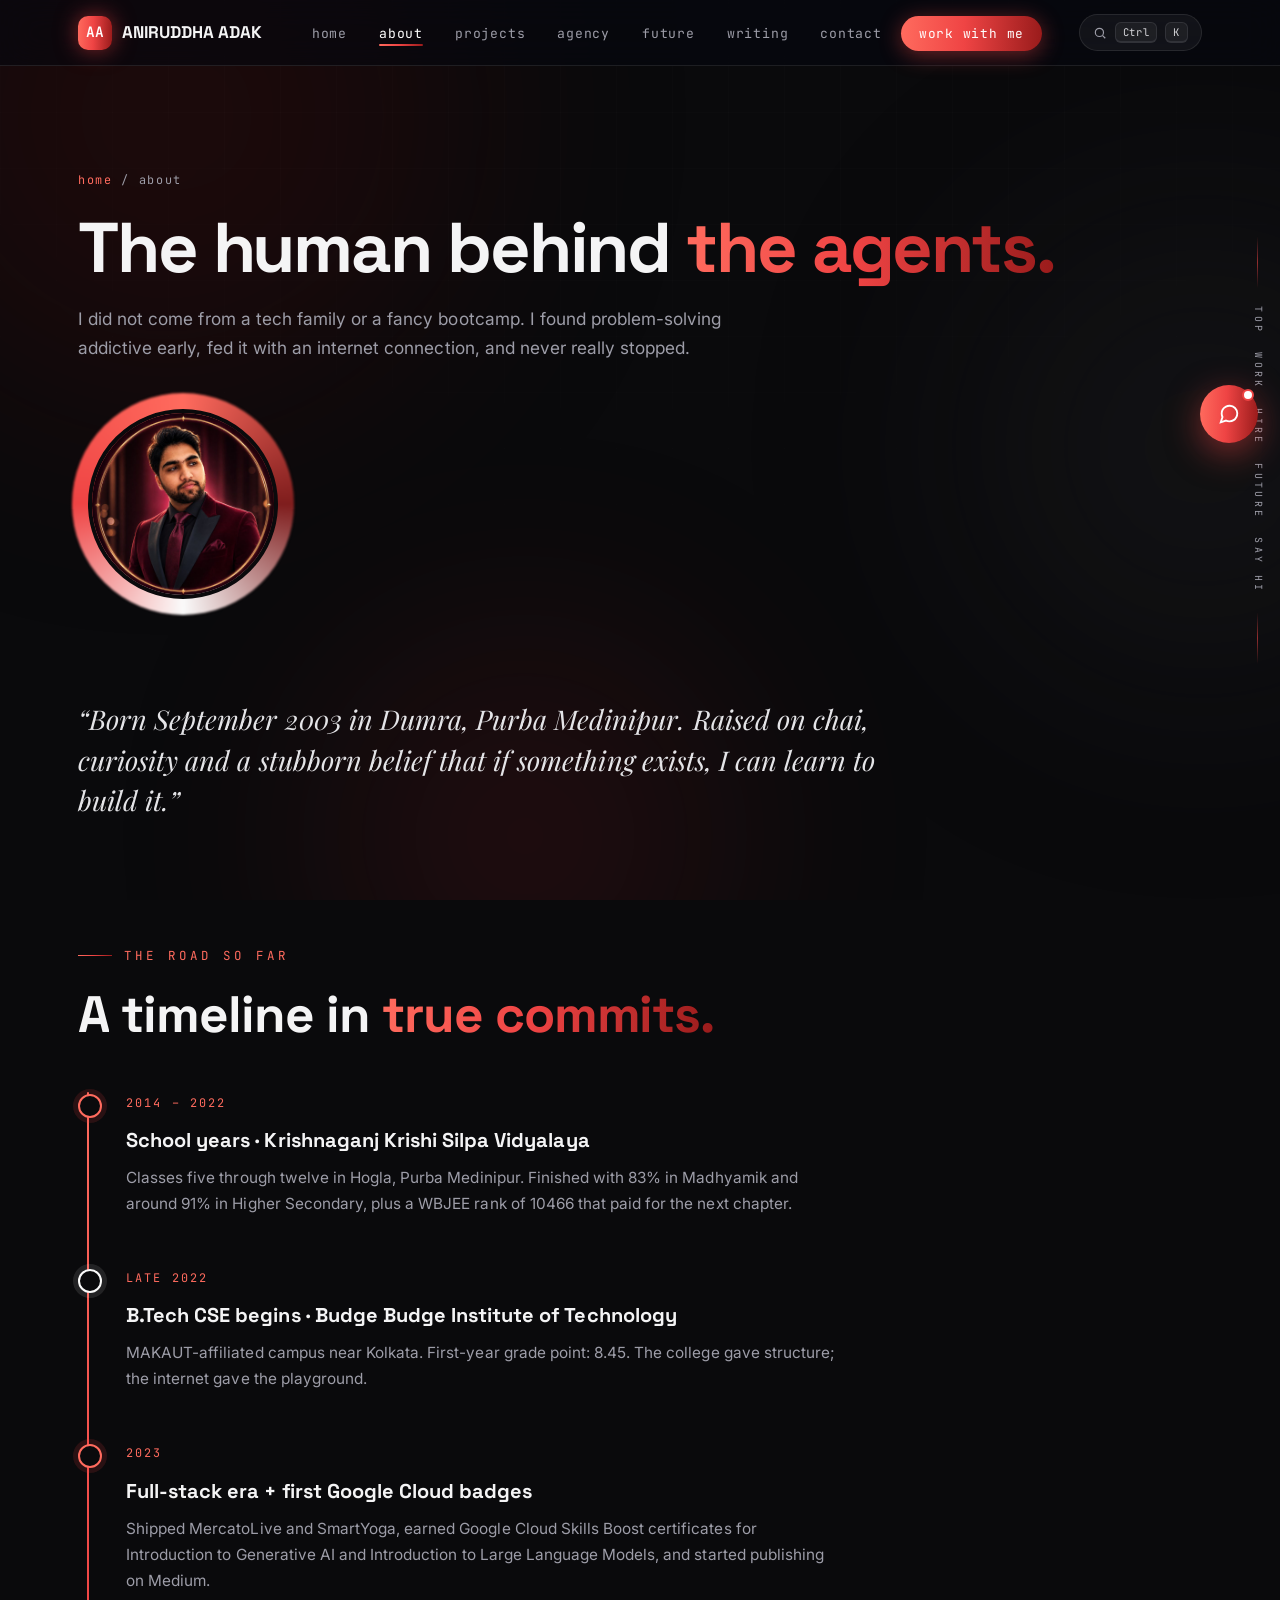
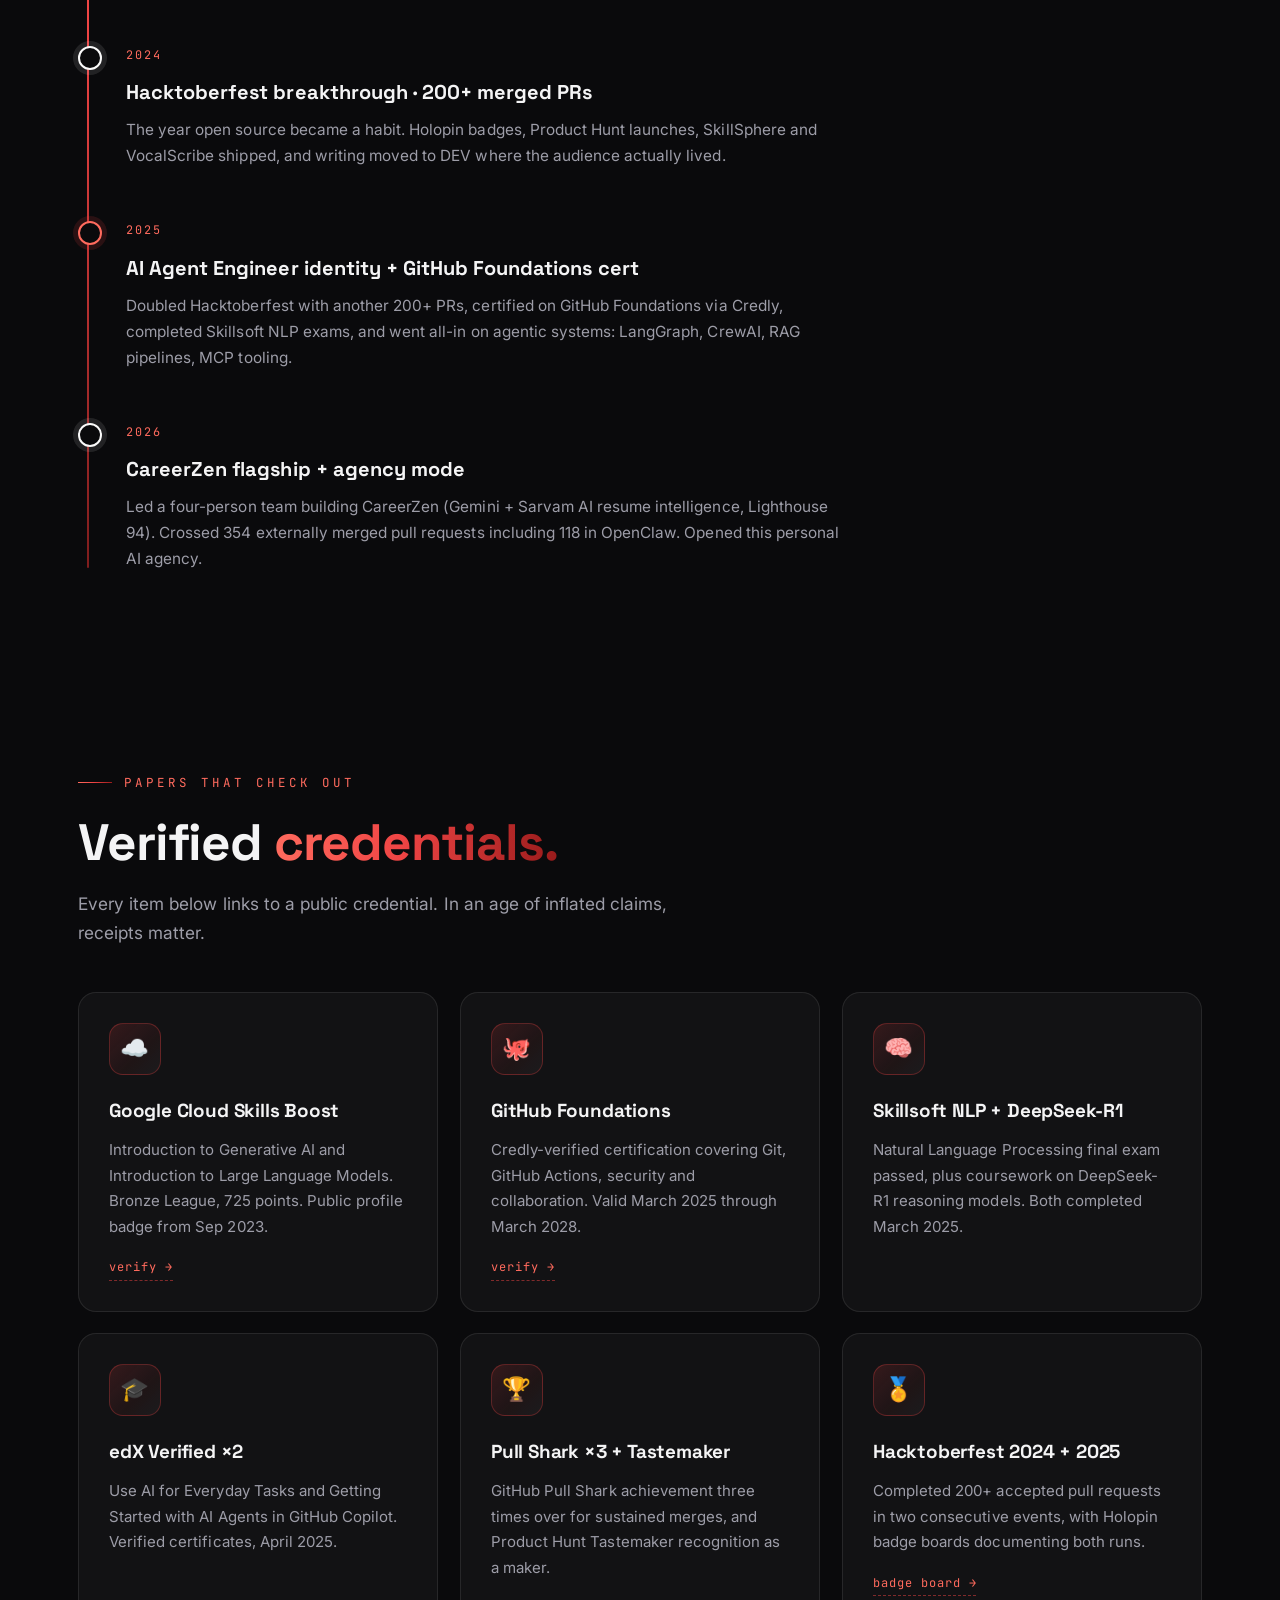
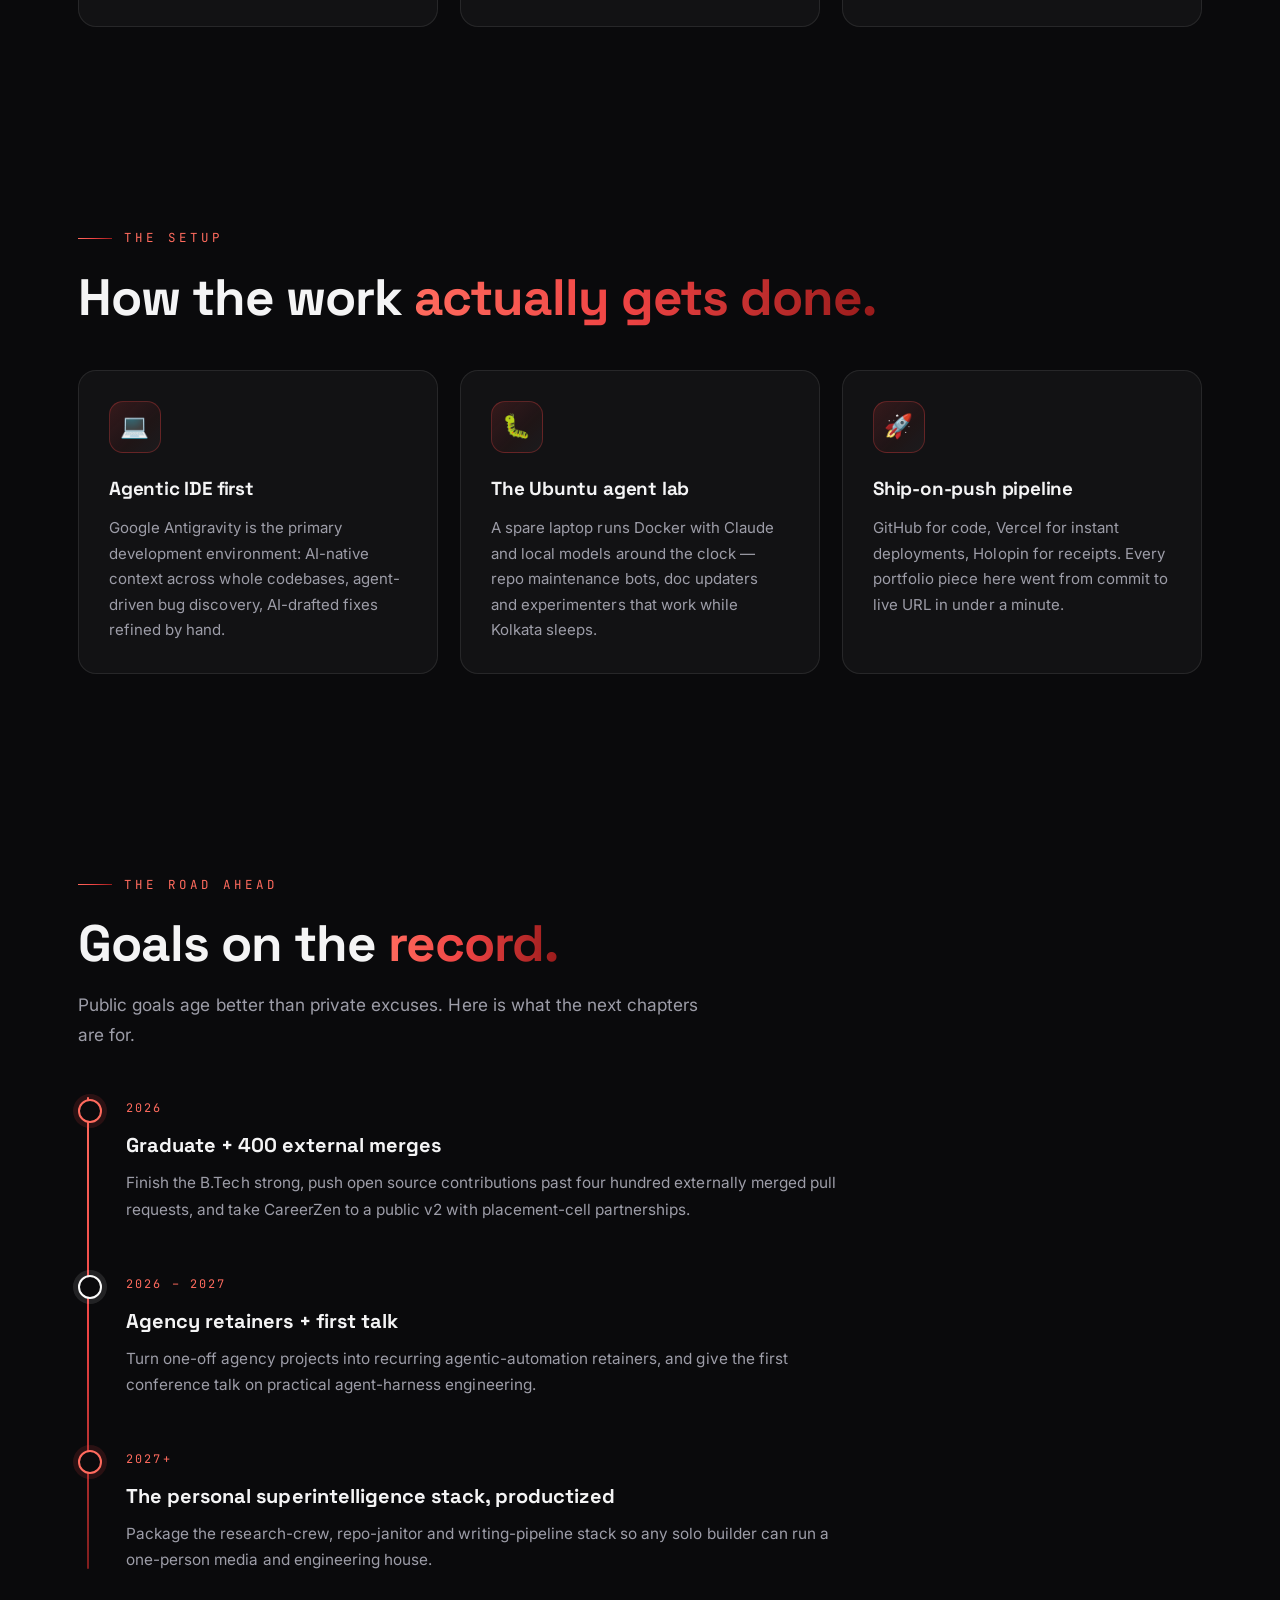
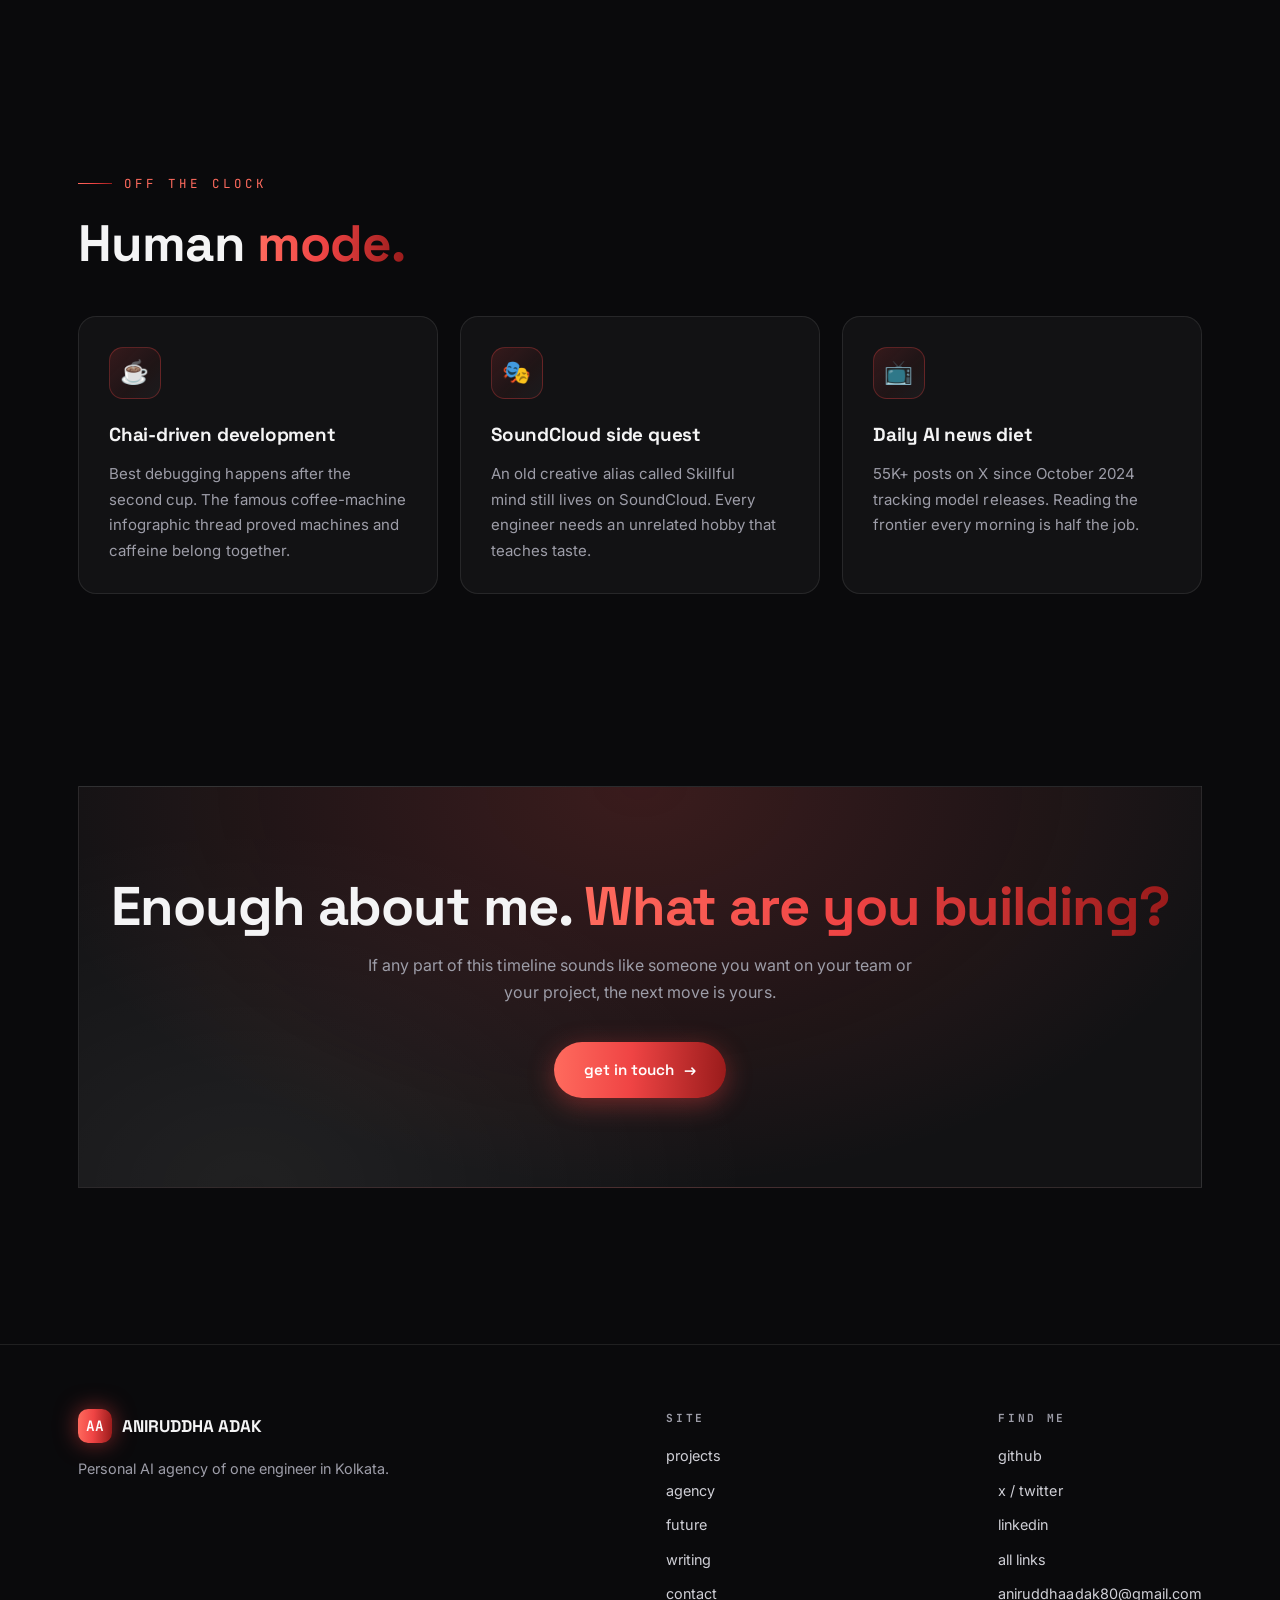
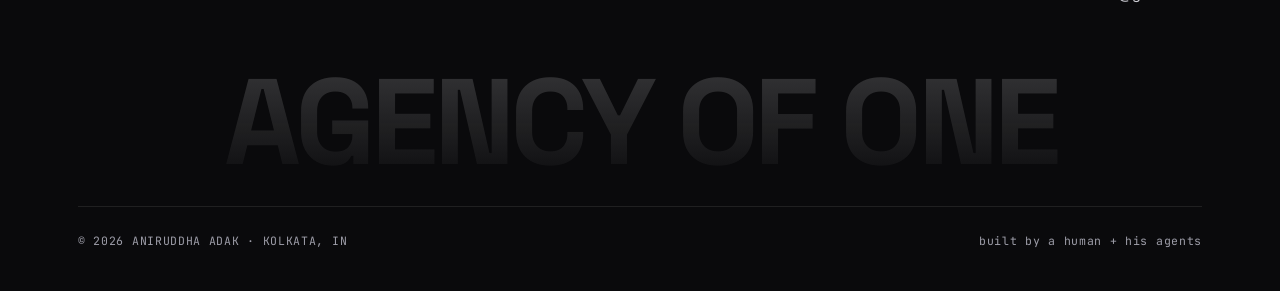
<file: about.html>
﻿<!DOCTYPE html>
<html lang="en">
<head>
<meta charset="UTF-8">
<meta name="viewport" content="width=device-width, initial-scale=1.0">
<title>About Aniruddha Adak — AI Agent Engineer from Kolkata · Story &amp; Timeline</title>
<meta name="description" content="The story of Aniruddha Adak: from a small town in Purba Medinipur to building autonomous AI agents in Kolkata. Education at BBIT/MAKAUT, 354+ merged open source PRs, verified certifications and the road ahead.">
<meta name="author" content="Aniruddha Adak">
<link rel="canonical" href="https://aniruddha-agency.vercel.app/about.html">
<meta property="og:type" content="profile">
<meta property="og:title" content="About Aniruddha Adak — AI Agent Engineer">
<meta property="og:description" content="From Dumra to autonomous agents: the timeline, education and verified record of an AI agent engineer.">
<meta name="twitter:card" content="summary_large_image">
<link rel="icon" type="image/svg+xml" href="favicon.svg">
<link rel="manifest" href="manifest.json">
<link rel="apple-touch-icon" href="assets/icon-192.png">
<meta name="apple-mobile-web-app-capable" content="yes">
<link rel="preconnect" href="https://fonts.googleapis.com">
<link rel="preconnect" href="https://fonts.gstatic.com" crossorigin>
<link rel="dns-prefetch" href="https://fonts.googleapis.com">
<link rel="stylesheet" href="styles.css">
<script type="application/ld+json">{"@context":"https://schema.org","@type":"BreadcrumbList","itemListElement":[{"@type":"ListItem","position":1,"name":"Home","item":"https://aniruddha-agency.vercel.app/"},{"@type":"ListItem","position":2,"name":"About","item":"https://aniruddha-agency.vercel.app/about.html"}]}</script>
</head>
<body>

<div class="preloader" aria-hidden="true"><span class="logo-mark">AA</span><span class="pre-name">Aniruddha Adak</span><div class="pre-bar"><i></i></div></div>
<div class="cursor-glow" aria-hidden="true"></div>
<div id="scroll-progress"></div>
<div class="aurora"><span></span><span></span><span></span></div>
<div class="grid-overlay"></div>
<div class="grain" aria-hidden="true"></div>
<div class="side-rail" aria-hidden="true"><a href="#top">top</a><a href="projects.html">work</a><a href="agency.html">hire</a><a href="future.html">future</a><a href="contact.html">say hi</a></div>

<nav class="nav">
  <div class="nav-inner">
    <a href="index.html" class="logo"><span class="logo-mark">AA</span>ANIRUDDHA&nbsp;ADAK</a>
    <ul class="nav-links">
      <li><a href="index.html">home</a></li>
      <li><a href="about.html">about</a></li>
      <li><a href="projects.html">projects</a></li>
      <li><a href="agency.html">agency</a></li>
      <li><a href="future.html">future</a></li>
      <li><a href="writing.html">writing</a></li>
      <li><a href="contact.html">contact</a></li>
      <li><a href="contact.html" class="nav-cta">work with me</a></li>
    </ul>
    <button class="nav-search" data-cmdk-open aria-label="Open command palette (Ctrl+K)"><svg viewBox="0 0 24 24" aria-hidden="true"><circle cx="11" cy="11" r="7"/><line x1="21" y1="21" x2="16.5" y2="16.5"/></svg><span class="kbd">Ctrl</span><span class="kbd">K</span></button>
    <button class="burger" aria-label="Toggle menu"><span></span><span></span><span></span></button>
  </div>
</nav>

<header class="page-hero">
  <div class="wrap">
    <div class="crumb reveal in-view"><a href="index.html">home</a> / about</div>
    <h1 class="reveal in-view">The human behind <span class="grad-text">the agents.</span></h1>
    <p class="lead reveal" data-delay="1">I did not come from a tech family or a fancy bootcamp. I found problem-solving addictive early, fed it with an internet connection, and never really stopped.</p>
    <div class="portrait-sm">
      <div class="portrait-wrap">
        <div class="portrait">
          <img src="assets/aniruddha-photo.jpg" alt="Portrait of Aniruddha Adak" loading="lazy">
        </div>
      </div>
    </div>
  </div>
</header>

<section style="padding-top:30px">
  <div class="wrap">
    <p class="serif-note reveal">&ldquo;Born September 2003 in Dumra, Purba Medinipur. Raised on chai, curiosity and a stubborn belief that if something exists, I can learn to build it.&rdquo;</p>
  </div>
</section>

<section style="padding-top:20px">
  <div class="wrap">
    <span class="eyebrow reveal">the road so far</span>
    <h2 class="h2 reveal" data-delay="1">A timeline in <span class="grad-text">true commits.</span></h2>
    <div class="timeline mt-4">
      <div class="t-item reveal">
        <span class="t-date">2014 – 2022</span>
        <h3>School years · Krishnaganj Krishi Silpa Vidyalaya</h3>
        <p>Classes five through twelve in Hogla, Purba Medinipur. Finished with 83% in Madhyamik and around 91% in Higher Secondary, plus a WBJEE rank of 10466 that paid for the next chapter.</p>
      </div>
      <div class="t-item reveal">
        <span class="t-date">Late 2022</span>
        <h3>B.Tech CSE begins · Budge Budge Institute of Technology</h3>
        <p>MAKAUT-affiliated campus near Kolkata. First-year grade point: 8.45. The college gave structure; the internet gave the playground.</p>
      </div>
      <div class="t-item reveal">
        <span class="t-date">2023</span>
        <h3>Full-stack era + first Google Cloud badges</h3>
        <p>Shipped MercatoLive and SmartYoga, earned Google Cloud Skills Boost certificates for Introduction to Generative AI and Introduction to Large Language Models, and started publishing on Medium.</p>
      </div>
      <div class="t-item reveal">
        <span class="t-date">2024</span>
        <h3>Hacktoberfest breakthrough · 200+ merged PRs</h3>
        <p>The year open source became a habit. Holopin badges, Product Hunt launches, SkillSphere and VocalScribe shipped, and writing moved to DEV where the audience actually lived.</p>
      </div>
      <div class="t-item reveal">
        <span class="t-date">2025</span>
        <h3>AI Agent Engineer identity + GitHub Foundations cert</h3>
        <p>Doubled Hacktoberfest with another 200+ PRs, certified on GitHub Foundations via Credly, completed Skillsoft NLP exams, and went all-in on agentic systems: LangGraph, CrewAI, RAG pipelines, MCP tooling.</p>
      </div>
      <div class="t-item reveal">
        <span class="t-date">2026</span>
        <h3>CareerZen flagship + agency mode</h3>
        <p>Led a four-person team building CareerZen (Gemini + Sarvam AI resume intelligence, Lighthouse 94). Crossed 354 externally merged pull requests including 118 in OpenClaw. Opened this personal AI agency.</p>
      </div>
    </div>
  </div>
</section>

<section>
  <div class="wrap">
    <span class="eyebrow reveal">papers that check out</span>
    <h2 class="h2 reveal" data-delay="1">Verified <span class="grad-text">credentials.</span></h2>
    <p class="lead reveal mb-4" data-delay="2">Every item below links to a public credential. In an age of inflated claims, receipts matter.</p>
    <div class="grid g3">
      <article class="card reveal" data-tilt><span class="card-glow" style="background:#ef4444"></span>
        <div class="card-icon">&#9729;&#65039;</div>
        <h3>Google Cloud Skills Boost</h3>
        <p>Introduction to Generative AI and Introduction to Large Language Models. Bronze League, 725 points. Public profile badge from Sep 2023.</p>
        <div class="links-row"><a href="https://www.cloudskillsboost.google/public_profiles/8e78aeff-c2cb-4eba-8991-f919583f6d31" target="_blank" rel="noopener">verify &rarr;</a></div>
      </article>
      <article class="card reveal" data-delay="1" data-tilt><span class="card-glow" style="background:#b91c1c"></span>
        <div class="card-icon">&#128025;</div>
        <h3>GitHub Foundations</h3>
        <p>Credly-verified certification covering Git, GitHub Actions, security and collaboration. Valid March 2025 through March 2028.</p>
        <div class="links-row"><a href="https://www.credly.com/badges/89c05519-b342-407d-ba11-ecc5c6d7cba3" target="_blank" rel="noopener">verify &rarr;</a></div>
      </article>
      <article class="card reveal" data-delay="2" data-tilt><span class="card-glow" style="background:#7f1d1d"></span>
        <div class="card-icon">&#129504;</div>
        <h3>Skillsoft NLP + DeepSeek-R1</h3>
        <p>Natural Language Processing final exam passed, plus coursework on DeepSeek-R1 reasoning models. Both completed March 2025.</p>
      </article>
      <article class="card reveal" data-tilt><span class="card-glow" style="background:#ff6b5e"></span>
        <div class="card-icon">&#127891;</div>
        <h3>edX Verified &times;2</h3>
        <p>Use AI for Everyday Tasks and Getting Started with AI Agents in GitHub Copilot. Verified certificates, April 2025.</p>
      </article>
      <article class="card reveal" data-delay="1" data-tilt><span class="card-glow" style="background:#e4e4e7"></span>
        <div class="card-icon">&#127942;</div>
        <h3>Pull Shark &times;3 + Tastemaker</h3>
        <p>GitHub Pull Shark achievement three times over for sustained merges, and Product Hunt Tastemaker recognition as a maker.</p>
      </article>
      <article class="card reveal" data-delay="2" data-tilt><span class="card-glow" style="background:#ef4444"></span>
        <div class="card-icon">&#127941;</div>
        <h3>Hacktoberfest 2024 + 2025</h3>
        <p>Completed 200+ accepted pull requests in two consecutive events, with Holopin badge boards documenting both runs.</p>
        <div class="links-row"><a href="https://holopin.io/@aniruddhaadak80" target="_blank" rel="noopener">badge board &rarr;</a></div>
      </article>
    </div>
  </div>
</section>

<section>
  <div class="wrap">
    <span class="eyebrow reveal">the setup</span>
    <h2 class="h2 reveal" data-delay="1">How the work <span class="grad-text">actually gets done.</span></h2>
    <div class="grid g3 mt-4">
      <article class="card reveal" data-tilt><span class="card-glow" style="background:#ef4444"></span>
        <div class="card-icon">&#128187;</div>
        <h3>Agentic IDE first</h3>
        <p>Google Antigravity is the primary development environment: AI-native context across whole codebases, agent-driven bug discovery, AI-drafted fixes refined by hand.</p>
      </article>
      <article class="card reveal" data-delay="1" data-tilt><span class="card-glow" style="background:#b91c1c"></span>
        <div class="card-icon">&#128027;</div>
        <h3>The Ubuntu agent lab</h3>
        <p>A spare laptop runs Docker with Claude and local models around the clock — repo maintenance bots, doc updaters and experimenters that work while Kolkata sleeps.</p>
      </article>
      <article class="card reveal" data-delay="2" data-tilt><span class="card-glow" style="background:#7f1d1d"></span>
        <div class="card-icon">&#128640;</div>
        <h3>Ship-on-push pipeline</h3>
        <p>GitHub for code, Vercel for instant deployments, Holopin for receipts. Every portfolio piece here went from commit to live URL in under a minute.</p>
      </article>
    </div>
  </div>
</section>

<section>
  <div class="wrap">
    <span class="eyebrow reveal">the road ahead</span>
    <h2 class="h2 reveal" data-delay="1">Goals on the <span class="grad-text">record.</span></h2>
    <p class="lead reveal mb-4" data-delay="2">Public goals age better than private excuses. Here is what the next chapters are for.</p>
    <div class="timeline mt-4">
      <div class="t-item reveal">
        <span class="t-date">2026</span>
        <h3>Graduate + 400 external merges</h3>
        <p>Finish the B.Tech strong, push open source contributions past four hundred externally merged pull requests, and take CareerZen to a public v2 with placement-cell partnerships.</p>
      </div>
      <div class="t-item reveal">
        <span class="t-date">2026 – 2027</span>
        <h3>Agency retainers + first talk</h3>
        <p>Turn one-off agency projects into recurring agentic-automation retainers, and give the first conference talk on practical agent-harness engineering.</p>
      </div>
      <div class="t-item reveal">
        <span class="t-date">2027+</span>
        <h3>The personal superintelligence stack, productized</h3>
        <p>Package the research-crew, repo-janitor and writing-pipeline stack so any solo builder can run a one-person media and engineering house.</p>
      </div>
    </div>
  </div>
</section>

<section>
  <div class="wrap">
    <span class="eyebrow reveal">off the clock</span>
    <h2 class="h2 reveal" data-delay="1">Human <span class="grad-text">mode.</span></h2>
    <div class="grid g3 mt-4">
      <article class="card reveal"><div class="card-icon">&#9749;</div><h3>Chai-driven development</h3><p>Best debugging happens after the second cup. The famous coffee-machine infographic thread proved machines and caffeine belong together.</p></article>
      <article class="card reveal" data-delay="1"><div class="card-icon">&#127917;</div><h3>SoundCloud side quest</h3><p>An old creative alias called Skillful mind still lives on SoundCloud. Every engineer needs an unrelated hobby that teaches taste.</p></article>
      <article class="card reveal" data-delay="2"><div class="card-icon">&#128250;</div><h3>Daily AI news diet</h3><p>55K+ posts on X since October 2024 tracking model releases. Reading the frontier every morning is half the job.</p></article>
    </div>
  </div>
</section>

<section>
  <div class="wrap">
    <div class="cta-band reveal">
      <h2>Enough about me. <span class="grad-text">What are you building?</span></h2>
      <p>If any part of this timeline sounds like someone you want on your team or your project, the next move is yours.</p>
      <a class="btn btn-primary" href="contact.html">get in touch <span class="arr">&rarr;</span></a>
    </div>
  </div>
</section>

<footer>
  <div class="wrap">
    <div class="foot-grid">
      <div class="foot-brand">
        <a href="index.html" class="logo"><span class="logo-mark">AA</span>ANIRUDDHA&nbsp;ADAK</a>
        <p>Personal AI agency of one engineer in Kolkata.</p>
      </div>
      <div class="foot-col">
        <b>site</b>
        <a href="projects.html">projects</a>
        <a href="agency.html">agency</a>
        <a href="future.html">future</a>
        <a href="writing.html">writing</a>
        <a href="contact.html">contact</a>
      </div>
      <div class="foot-col">
        <b>find me</b>
        <a href="https://github.com/aniruddhaadak80" target="_blank" rel="noopener">github</a>
        <a href="https://x.com/aniruddhadak" target="_blank" rel="noopener">x / twitter</a>
        <a href="https://www.linkedin.com/in/aniruddha-adak" target="_blank" rel="noopener">linkedin</a>
        <a href="https://linktr.ee/aniruddha.adak" target="_blank" rel="noopener">all links</a>
        <a href="mailto:aniruddhaadak80@gmail.com">aniruddhaadak80@gmail.com</a>
      </div>
    </div>
    <div class="foot-word">AGENCY OF ONE</div>
    <div class="foot-base">
      <span>&copy; <span data-year>2026</span> ANIRUDDHA ADAK &middot; KOLKATA, IN</span>
      <span>built by a human + his agents</span>
    </div>
  </div>
</footer>
<button class="back-top" aria-label="Back to top">&uarr;</button>
<div class="toast" role="status"></div>
<div class="cmdk-overlay"><div class="cmdk"><input class="cmdk-input" placeholder="Type a page, platform, action..." aria-label="Command palette"><ul class="cmdk-list"></ul><div class="cmdk-hint"><span class="kbd">Ctrl</span> + <span class="kbd">K</span> open &middot; <span class="kbd">Esc</span> close &middot; <span class="kbd">&uarr;&darr;</span> navigate</div></div></div>
<script src="script.js"></script>
</body>
</html>
</file>
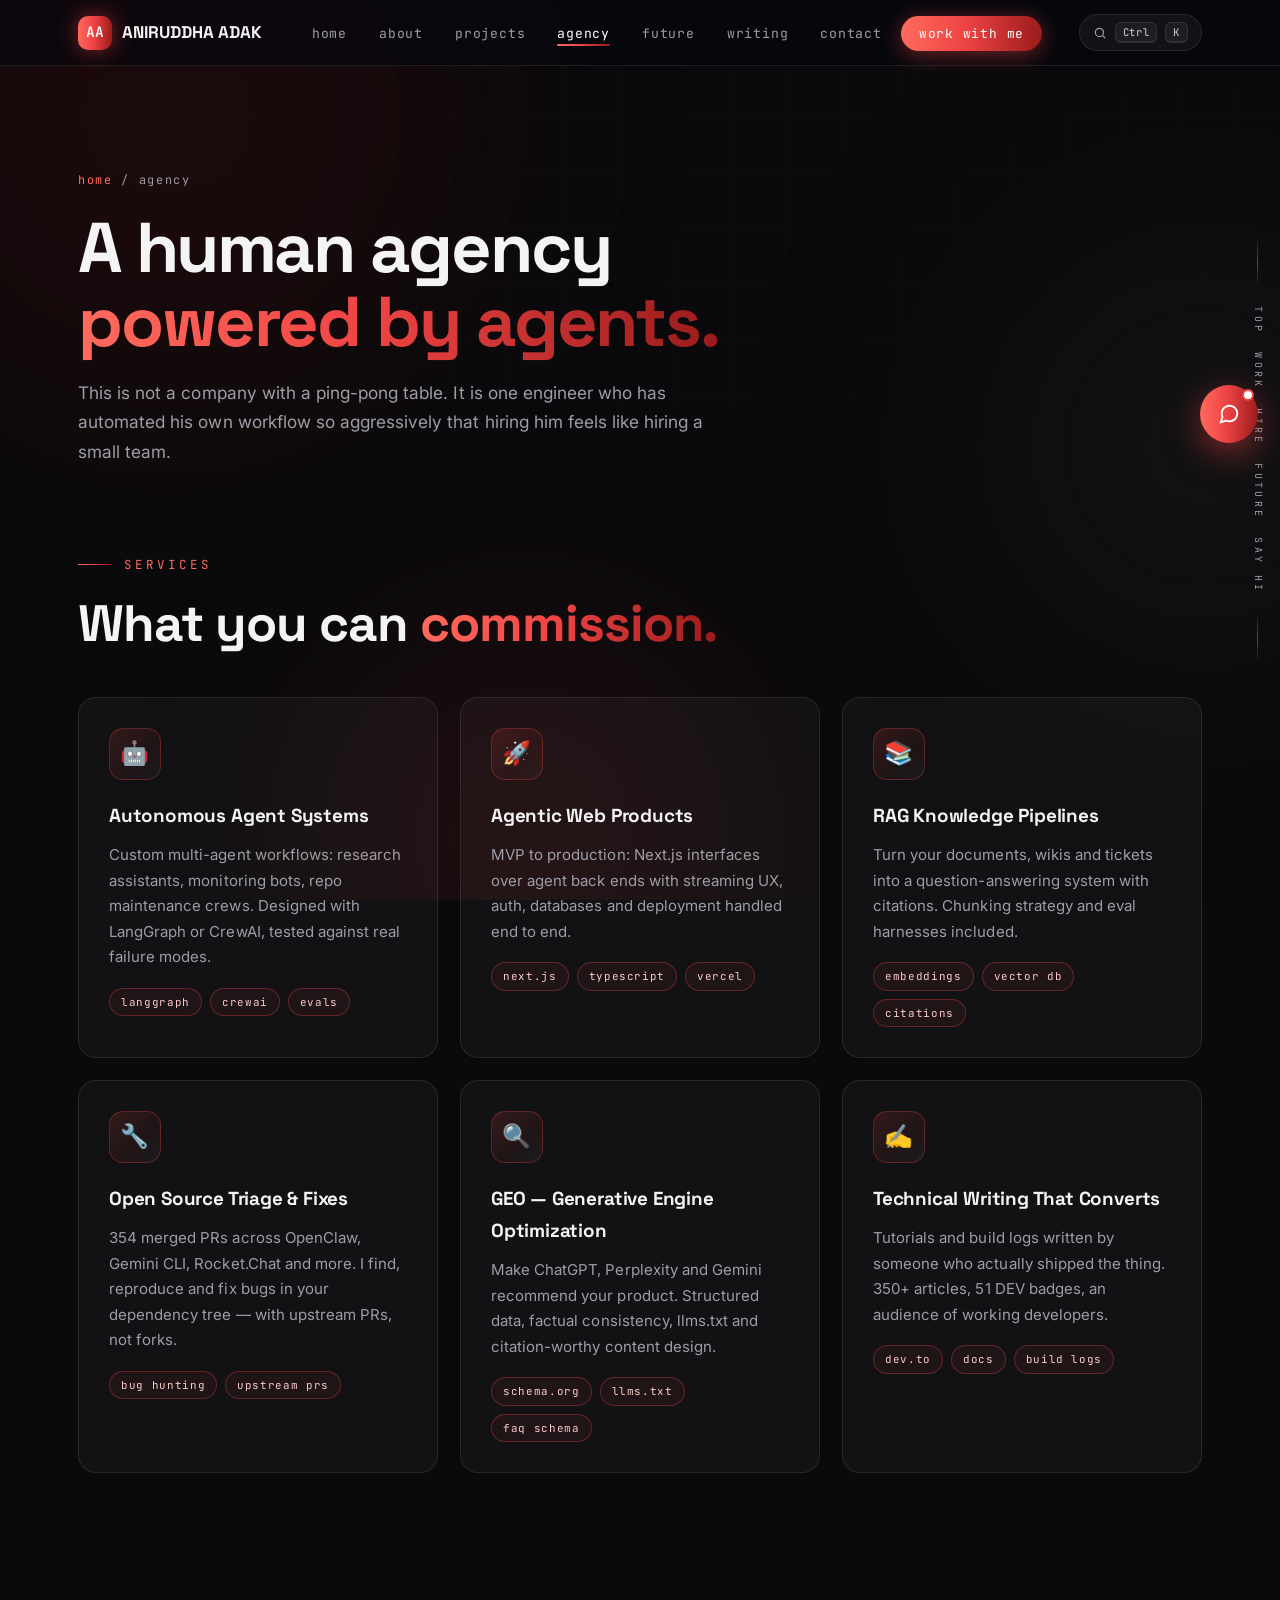
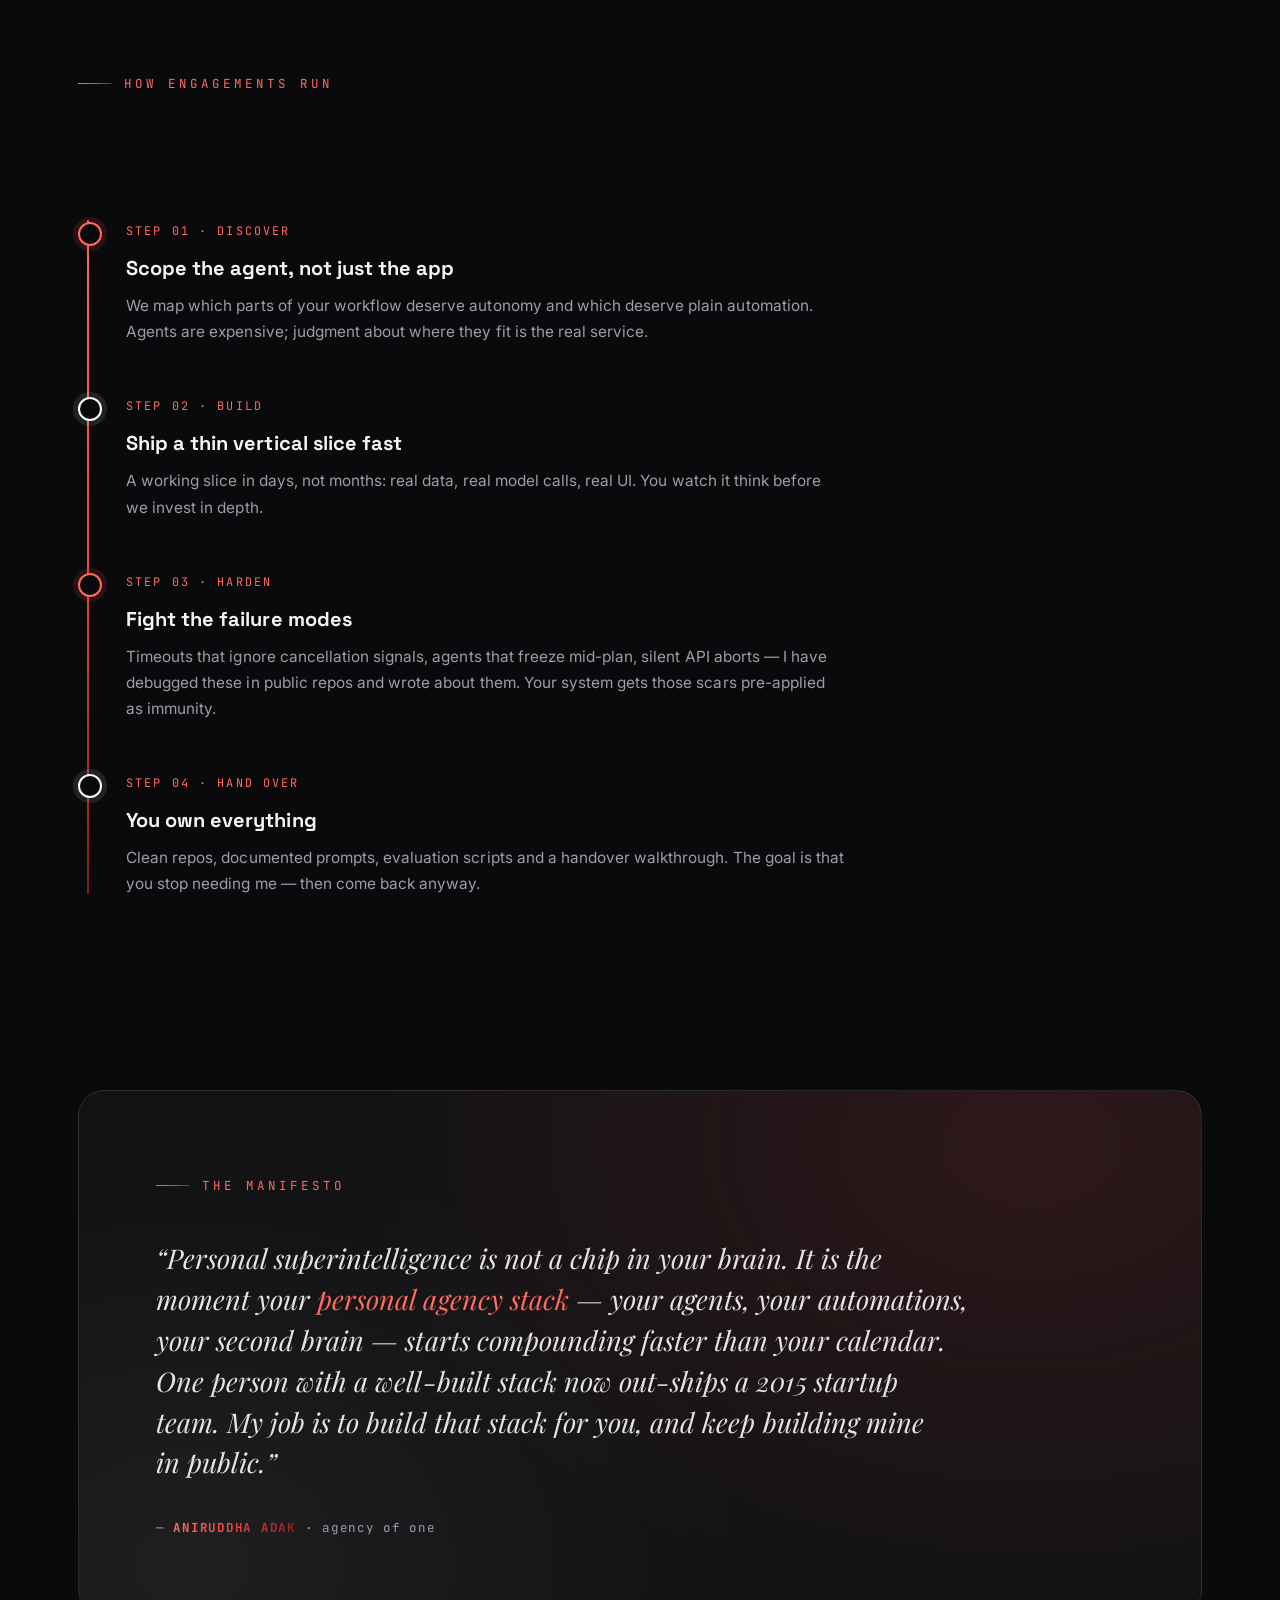
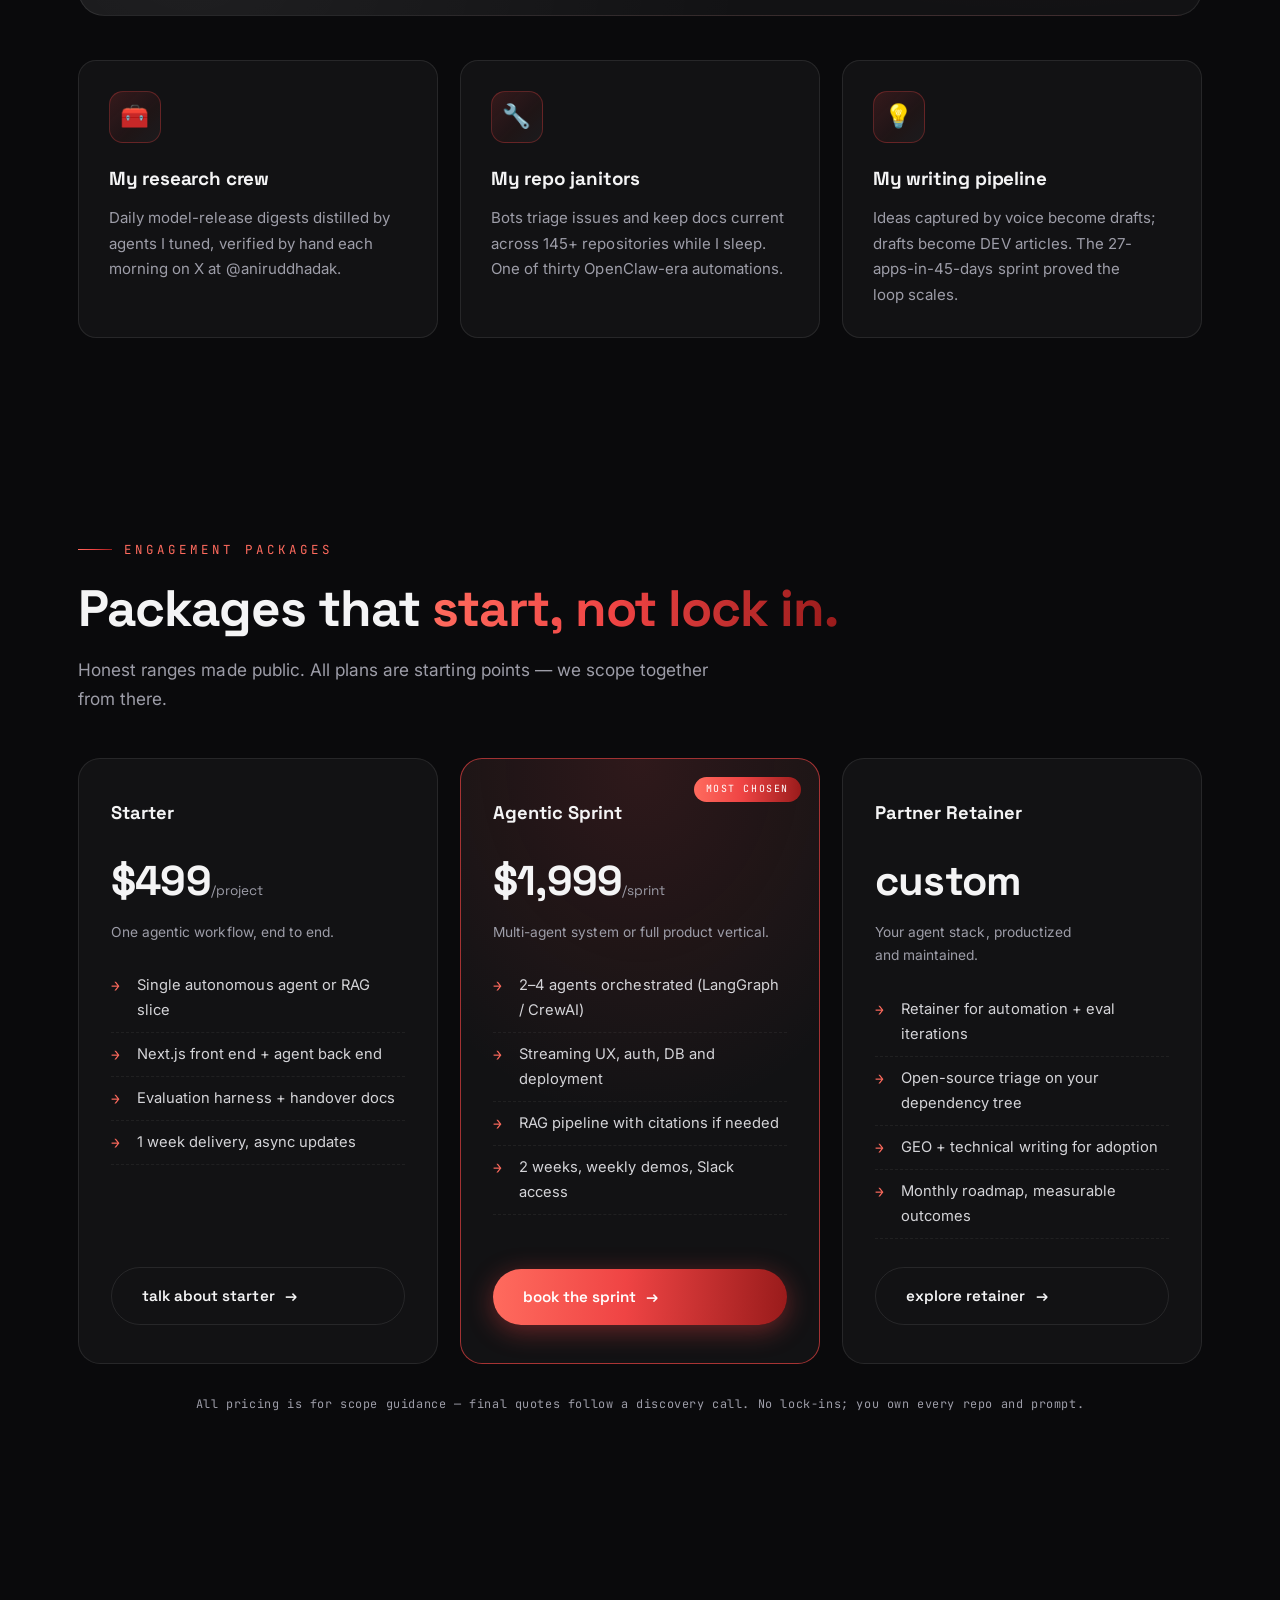
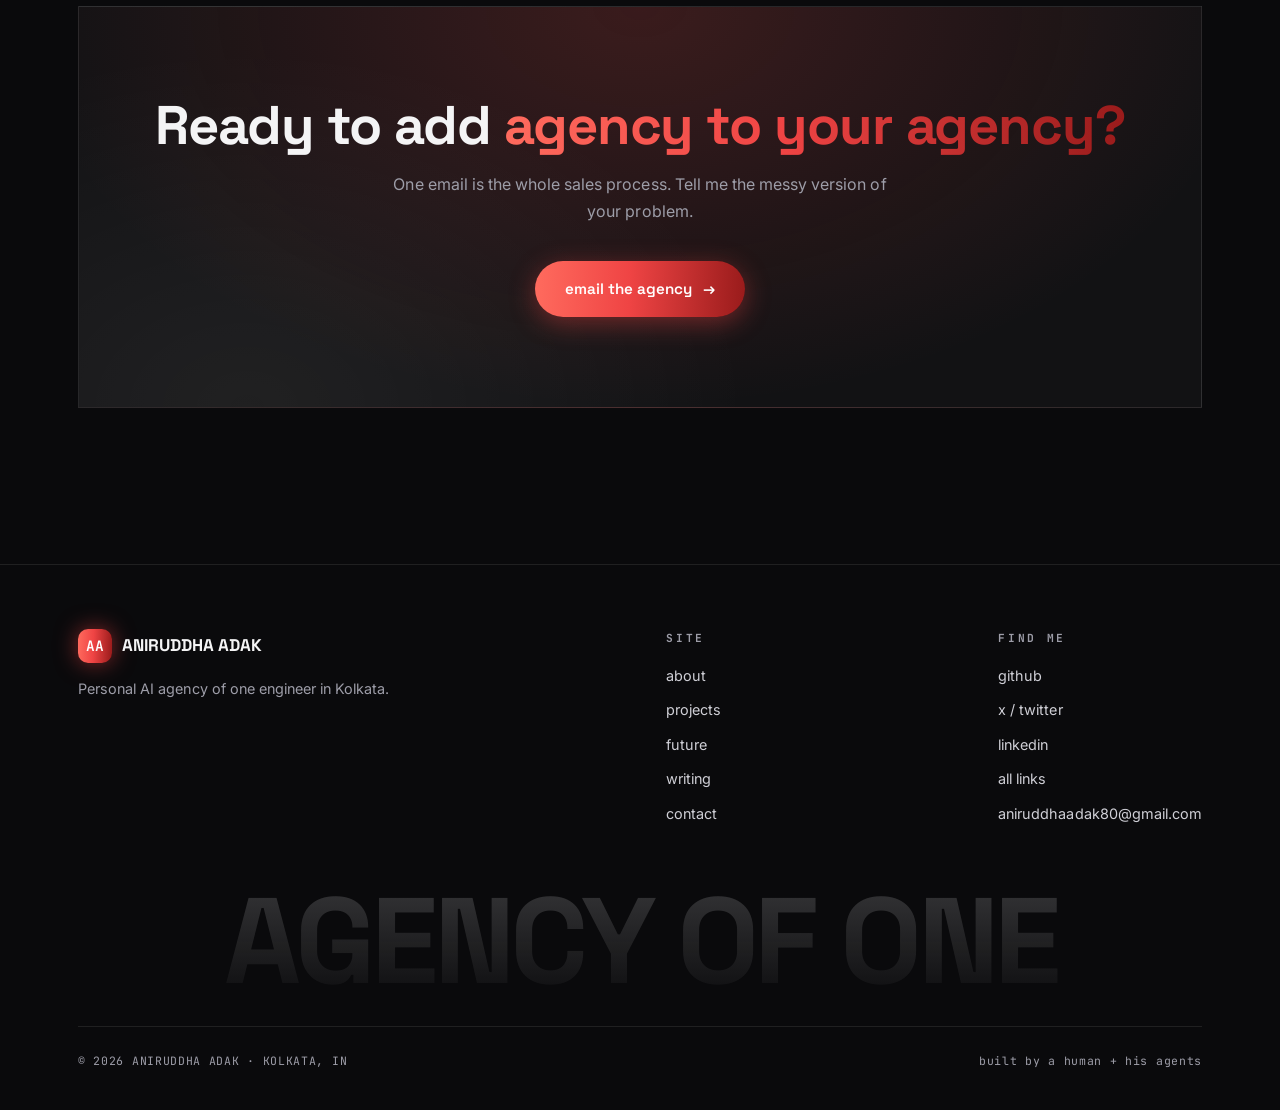
<file: agency.html>
﻿<!DOCTYPE html>
<html lang="en">
<head>
<meta charset="UTF-8">
<meta name="viewport" content="width=device-width, initial-scale=1.0">
<title>The Agency — Aniruddha Adak's Personal AI Agency · Agentic Engineering Services</title>
<meta name="description" content="Hire Aniruddha Adak's one-person AI agency: autonomous agent development, RAG pipelines, agentic web apps, open source engineering and generative engine optimization from Kolkata, India.">
<meta name="author" content="Aniruddha Adak">
<link rel="canonical" href="https://aniruddha-agency.vercel.app/agency.html">
<meta property="og:type" content="website">
<meta property="og:title" content="The Agency — agentic engineering by Aniruddha Adak">
<meta name="twitter:card" content="summary_large_image">
<link rel="icon" type="image/svg+xml" href="favicon.svg">
<link rel="manifest" href="manifest.json">
<link rel="apple-touch-icon" href="assets/icon-192.png">
<meta name="apple-mobile-web-app-capable" content="yes">
<link rel="preconnect" href="https://fonts.googleapis.com">
<link rel="preconnect" href="https://fonts.gstatic.com" crossorigin>
<link rel="dns-prefetch" href="https://fonts.googleapis.com">
<link rel="stylesheet" href="styles.css">
<script type="application/ld+json">{"@context":"https://schema.org","@type":"BreadcrumbList","itemListElement":[{"@type":"ListItem","position":1,"name":"Home","item":"https://aniruddha-agency.vercel.app/"},{"@type":"ListItem","position":2,"name":"Agency","item":"https://aniruddha-agency.vercel.app/agency.html"}]}</script>
</head>
<body>

<div class="preloader" aria-hidden="true"><span class="logo-mark">AA</span><span class="pre-name">Aniruddha Adak</span><div class="pre-bar"><i></i></div></div>
<div class="cursor-glow" aria-hidden="true"></div>
<div id="scroll-progress"></div>
<div class="aurora"><span></span><span></span><span></span></div>
<div class="grid-overlay"></div>
<div class="grain" aria-hidden="true"></div>
<div class="side-rail" aria-hidden="true"><a href="#top">top</a><a href="projects.html">work</a><a href="agency.html">hire</a><a href="future.html">future</a><a href="contact.html">say hi</a></div>

<nav class="nav">
  <div class="nav-inner">
    <a href="index.html" class="logo"><span class="logo-mark">AA</span>ANIRUDDHA&nbsp;ADAK</a>
    <ul class="nav-links">
      <li><a href="index.html">home</a></li>
      <li><a href="about.html">about</a></li>
      <li><a href="projects.html">projects</a></li>
      <li><a href="agency.html">agency</a></li>
      <li><a href="future.html">future</a></li>
      <li><a href="writing.html">writing</a></li>
      <li><a href="contact.html">contact</a></li>
      <li><a href="contact.html" class="nav-cta">work with me</a></li>
    </ul>
    <button class="nav-search" data-cmdk-open aria-label="Open command palette (Ctrl+K)"><svg viewBox="0 0 24 24" aria-hidden="true"><circle cx="11" cy="11" r="7"/><line x1="21" y1="21" x2="16.5" y2="16.5"/></svg><span class="kbd">Ctrl</span><span class="kbd">K</span></button>
    <button class="burger" aria-label="Toggle menu"><span></span><span></span><span></span></button>
  </div>
</nav>

<header class="page-hero">
  <div class="wrap">
    <div class="crumb reveal in-view"><a href="index.html">home</a> / agency</div>
    <h1 class="reveal in-view">A human agency<br><span class="grad-text">powered by agents.</span></h1>
    <p class="lead reveal" data-delay="1">This is not a company with a ping-pong table. It is one engineer who has automated his own workflow so aggressively that hiring him feels like hiring a small team.</p>
  </div>
</header>

<section style="padding-top:20px">
  <div class="wrap">
    <span class="eyebrow reveal">services</span>
    <h2 class="h2 reveal" data-delay="1">What you can <span class="grad-text">commission.</span></h2>
    <div class="grid g3 mt-4">
      <article class="card reveal" data-tilt><span class="card-glow" style="background:#ef4444"></span>
        <div class="card-icon">&#129302;</div>
        <h3>Autonomous Agent Systems</h3>
        <p>Custom multi-agent workflows: research assistants, monitoring bots, repo maintenance crews. Designed with LangGraph or CrewAI, tested against real failure modes.</p>
        <div class="tags"><span class="tag">langgraph</span><span class="tag">crewai</span><span class="tag">evals</span></div>
      </article>
      <article class="card reveal" data-delay="1" data-tilt><span class="card-glow" style="background:#b91c1c"></span>
        <div class="card-icon">&#128640;</div>
        <h3>Agentic Web Products</h3>
        <p>MVP to production: Next.js interfaces over agent back ends with streaming UX, auth, databases and deployment handled end to end.</p>
        <div class="tags"><span class="tag">next.js</span><span class="tag">typescript</span><span class="tag">vercel</span></div>
      </article>
      <article class="card reveal" data-delay="2" data-tilt><span class="card-glow" style="background:#7f1d1d"></span>
        <div class="card-icon">&#128218;</div>
        <h3>RAG Knowledge Pipelines</h3>
        <p>Turn your documents, wikis and tickets into a question-answering system with citations. Chunking strategy and eval harnesses included.</p>
        <div class="tags"><span class="tag">embeddings</span><span class="tag">vector db</span><span class="tag">citations</span></div>
      </article>
      <article class="card reveal" data-tilt><span class="card-glow" style="background:#ff6b5e"></span>
        <div class="card-icon">&#128295;</div>
        <h3>Open Source Triage &amp; Fixes</h3>
        <p>354 merged PRs across OpenClaw, Gemini CLI, Rocket.Chat and more. I find, reproduce and fix bugs in your dependency tree — with upstream PRs, not forks.</p>
        <div class="tags"><span class="tag">bug hunting</span><span class="tag">upstream prs</span></div>
      </article>
      <article class="card reveal" data-delay="1" data-tilt><span class="card-glow" style="background:#e4e4e7"></span>
        <div class="card-icon">&#128269;</div>
        <h3>GEO — Generative Engine Optimization</h3>
        <p>Make ChatGPT, Perplexity and Gemini recommend your product. Structured data, factual consistency, llms.txt and citation-worthy content design.</p>
        <div class="tags"><span class="tag">schema.org</span><span class="tag">llms.txt</span><span class="tag">faq schema</span></div>
      </article>
      <article class="card reveal" data-delay="2" data-tilt><span class="card-glow" style="background:#ef4444"></span>
        <div class="card-icon">&#9997;&#65039;</div>
        <h3>Technical Writing That Converts</h3>
        <p>Tutorials and build logs written by someone who actually shipped the thing. 350+ articles, 51 DEV badges, an audience of working developers.</p>
        <div class="tags"><span class="tag">dev.to</span><span class="tag">docs</span><span class="tag">build logs</span></div>
      </article>
    </div>
  </div>
</section>

<section>
  <div class="wrap">
    <span class="eyebrow reveal">how engagements run</span>
    <h2 class="h2 reveal" data-delay="1">Discover, build, harden, <span class="grad-text">hand over.</span></h2>
    <div class="timeline mt-4">
      <div class="t-item reveal">
        <span class="t-date">step 01 · discover</span>
        <h3>Scope the agent, not just the app</h3>
        <p>We map which parts of your workflow deserve autonomy and which deserve plain automation. Agents are expensive; judgment about where they fit is the real service.</p>
      </div>
      <div class="t-item reveal">
        <span class="t-date">step 02 · build</span>
        <h3>Ship a thin vertical slice fast</h3>
        <p>A working slice in days, not months: real data, real model calls, real UI. You watch it think before we invest in depth.</p>
      </div>
      <div class="t-item reveal">
        <span class="t-date">step 03 · harden</span>
        <h3>Fight the failure modes</h3>
        <p>Timeouts that ignore cancellation signals, agents that freeze mid-plan, silent API aborts — I have debugged these in public repos and wrote about them. Your system gets those scars pre-applied as immunity.</p>
      </div>
      <div class="t-item reveal">
        <span class="t-date">step 04 · hand over</span>
        <h3>You own everything</h3>
        <p>Clean repos, documented prompts, evaluation scripts and a handover walkthrough. The goal is that you stop needing me — then come back anyway.</p>
      </div>
    </div>
  </div>
</section>

<section>
  <div class="wrap">
    <div class="manifesto reveal" data-tilt>
      <span class="eyebrow">the manifesto</span>
      <p class="serif-note mt-2">
        &ldquo;Personal superintelligence is not a chip in your brain.
        It is the moment your <em>personal agency stack</em> — your agents, your automations, your second brain —
        starts compounding faster than your calendar.
        One person with a well-built stack now out-ships a 2015 startup team.
        My job is to build that stack for you, and keep building mine in public.&rdquo;
      </p>
      <span class="sig">&mdash; <b>ANIRUDDHA ADAK</b> · agency of one</span>
    </div>
    <div class="grid g3 mt-4">
      <article class="card reveal"><div class="card-icon">&#129520;</div><h3>My research crew</h3><p>Daily model-release digests distilled by agents I tuned, verified by hand each morning on X at @aniruddhadak.</p></article>
      <article class="card reveal" data-delay="1"><div class="card-icon">&#128295;</div><h3>My repo janitors</h3><p>Bots triage issues and keep docs current across 145+ repositories while I sleep. One of thirty OpenClaw-era automations.</p></article>
      <article class="card reveal" data-delay="2"><div class="card-icon">&#128161;</div><h3>My writing pipeline</h3><p>Ideas captured by voice become drafts; drafts become DEV articles. The 27-apps-in-45-days sprint proved the loop scales.</p></article>
    </div>
  </div>
</section>

<section>
  <div class="wrap">
    <span class="eyebrow reveal">engagement packages</span>
    <h2 class="h2 reveal" data-delay="1">Packages that <span class="grad-text">start, not lock in.</span></h2>
    <p class="lead reveal mb-4" data-delay="2">Honest ranges made public. All plans are starting points — we scope together from there.</p>
    <div class="grid g3">
      <article class="pkg reveal" data-tilt>
        <h3>Starter</h3>
        <div class="price">$499<small>/project</small></div>
        <p class="pfor">One agentic workflow, end to end.</p>
        <ul>
          <li>Single autonomous agent or RAG slice</li>
          <li>Next.js front end + agent back end</li>
          <li>Evaluation harness + handover docs</li>
          <li>1 week delivery, async updates</li>
        </ul>
        <a class="btn btn-ghost" href="contact.html">talk about starter <span class="arr">&rarr;</span></a>
      </article>
      <article class="pkg reveal hot" data-delay="1" data-tilt>
        <span class="pkg-flag">most chosen</span>
        <h3>Agentic Sprint</h3>
        <div class="price">$1,999<small>/sprint</small></div>
        <p class="pfor">Multi-agent system or full product vertical.</p>
        <ul>
          <li>2–4 agents orchestrated (LangGraph / CrewAI)</li>
          <li>Streaming UX, auth, DB and deployment</li>
          <li>RAG pipeline with citations if needed</li>
          <li>2 weeks, weekly demos, Slack access</li>
        </ul>
        <a class="btn btn-primary" href="contact.html">book the sprint <span class="arr">&rarr;</span></a>
      </article>
      <article class="pkg reveal" data-delay="2" data-tilt>
        <h3>Partner Retainer</h3>
        <div class="price">custom</div>
        <p class="pfor">Your agent stack, productized and maintained.</p>
        <ul>
          <li>Retainer for automation + eval iterations</li>
          <li>Open-source triage on your dependency tree</li>
          <li>GEO + technical writing for adoption</li>
          <li>Monthly roadmap, measurable outcomes</li>
        </ul>
        <a class="btn btn-ghost" href="contact.html">explore retainer <span class="arr">&rarr;</span></a>
      </article>
    </div>
    <p class="pkg-note reveal">All pricing is for scope guidance — final quotes follow a discovery call. No lock-ins; you own every repo and prompt.</p>
  </div>
</section>

<section>
  <div class="wrap">
    <div class="cta-band reveal">
      <h2>Ready to add <span class="grad-text">agency to your agency?</span></h2>
      <p>One email is the whole sales process. Tell me the messy version of your problem.</p>
      <a class="btn btn-primary" href="mailto:aniruddhaadak80@gmail.com?subject=Agency%20inquiry">email the agency <span class="arr">&rarr;</span></a>
    </div>
  </div>
</section>

<footer>
  <div class="wrap">
    <div class="foot-grid">
      <div class="foot-brand">
        <a href="index.html" class="logo"><span class="logo-mark">AA</span>ANIRUDDHA&nbsp;ADAK</a>
        <p>Personal AI agency of one engineer in Kolkata.</p>
      </div>
      <div class="foot-col">
        <b>site</b>
        <a href="about.html">about</a>
        <a href="projects.html">projects</a>
        <a href="future.html">future</a>
        <a href="writing.html">writing</a>
        <a href="contact.html">contact</a>
      </div>
      <div class="foot-col">
        <b>find me</b>
        <a href="https://github.com/aniruddhaadak80" target="_blank" rel="noopener">github</a>
        <a href="https://x.com/aniruddhadak" target="_blank" rel="noopener">x / twitter</a>
        <a href="https://www.linkedin.com/in/aniruddha-adak" target="_blank" rel="noopener">linkedin</a>
        <a href="https://linktr.ee/aniruddha.adak" target="_blank" rel="noopener">all links</a>
        <a href="mailto:aniruddhaadak80@gmail.com">aniruddhaadak80@gmail.com</a>
      </div>
    </div>
    <div class="foot-word">AGENCY OF ONE</div>
    <div class="foot-base">
      <span>&copy; <span data-year>2026</span> ANIRUDDHA ADAK &middot; KOLKATA, IN</span>
      <span>built by a human + his agents</span>
    </div>
  </div>
</footer>
<button class="back-top" aria-label="Back to top">&uarr;</button>
<div class="toast" role="status"></div>
<div class="cmdk-overlay"><div class="cmdk"><input class="cmdk-input" placeholder="Type a page, platform, action..." aria-label="Command palette"><ul class="cmdk-list"></ul><div class="cmdk-hint"><span class="kbd">Ctrl</span> + <span class="kbd">K</span> open &middot; <span class="kbd">Esc</span> close &middot; <span class="kbd">&uarr;&darr;</span> navigate</div></div></div>
<script src="script.js"></script>
</body>
</html>
</file>
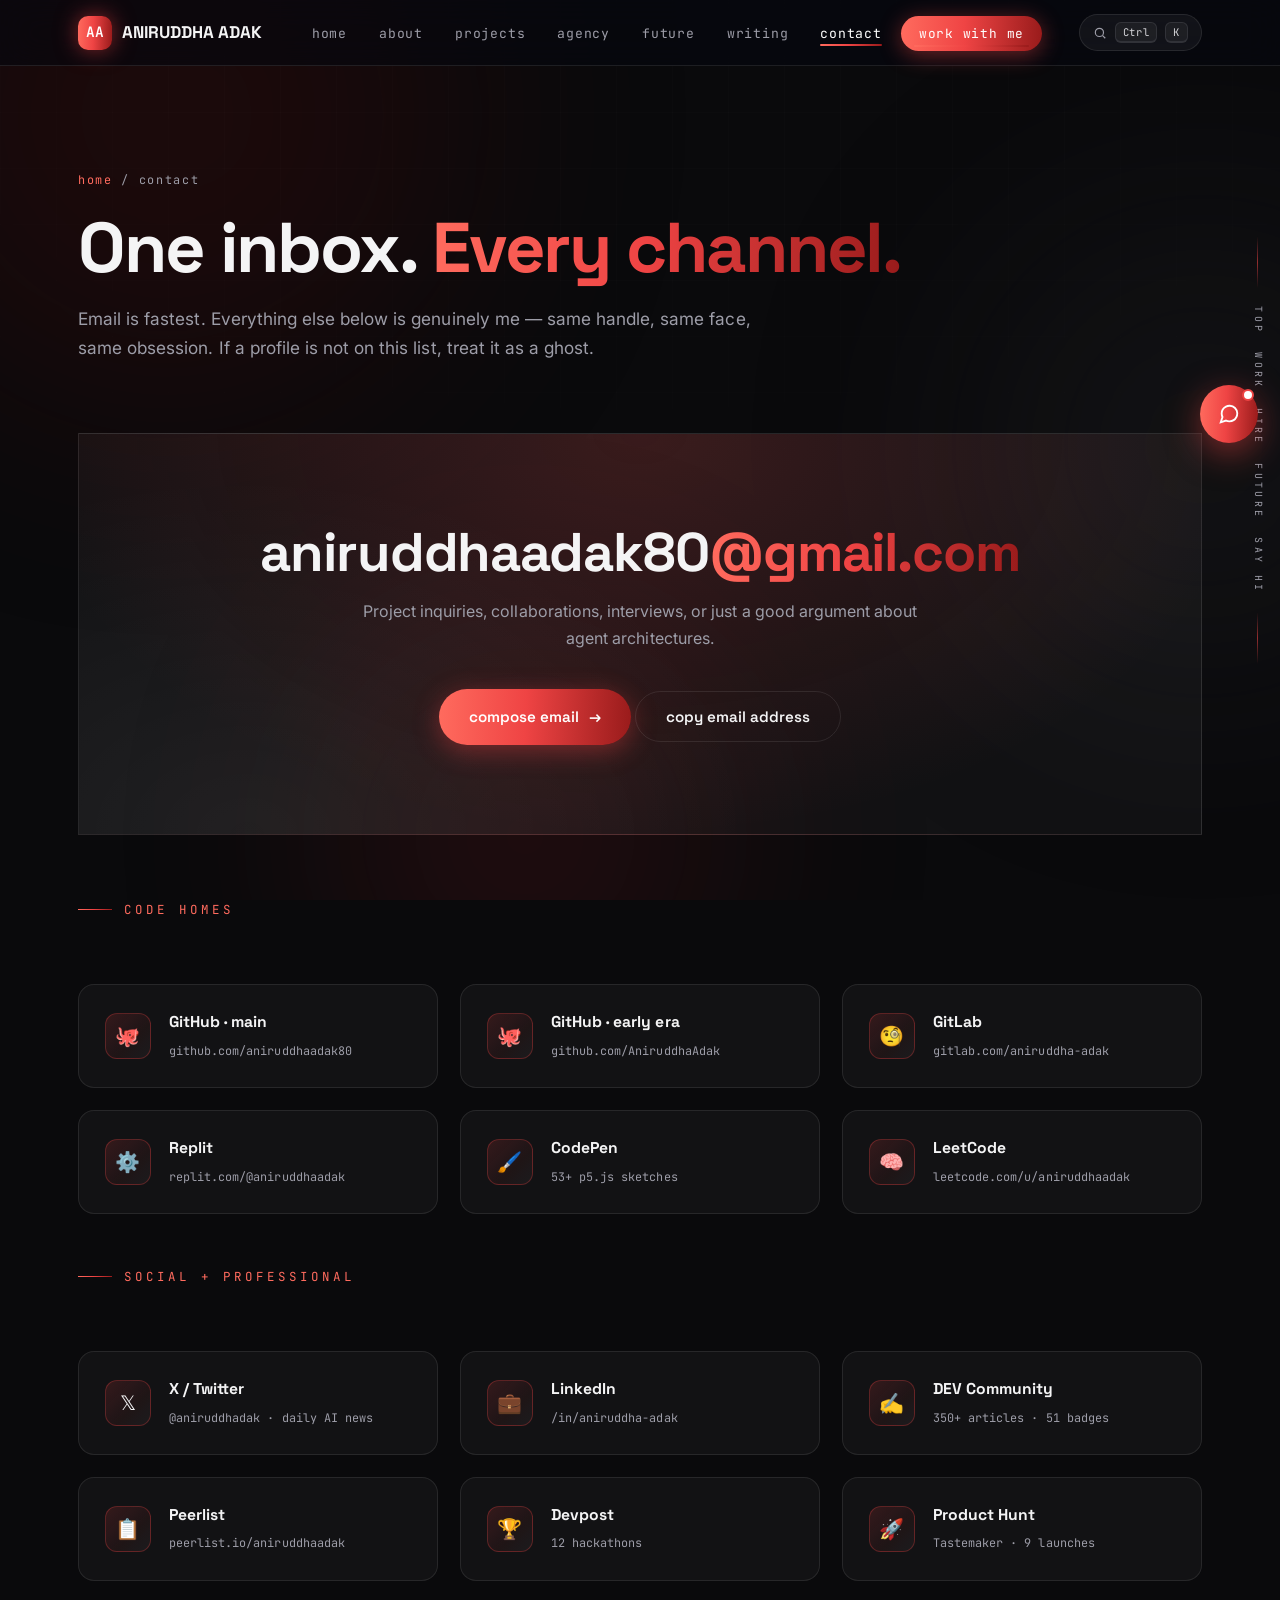
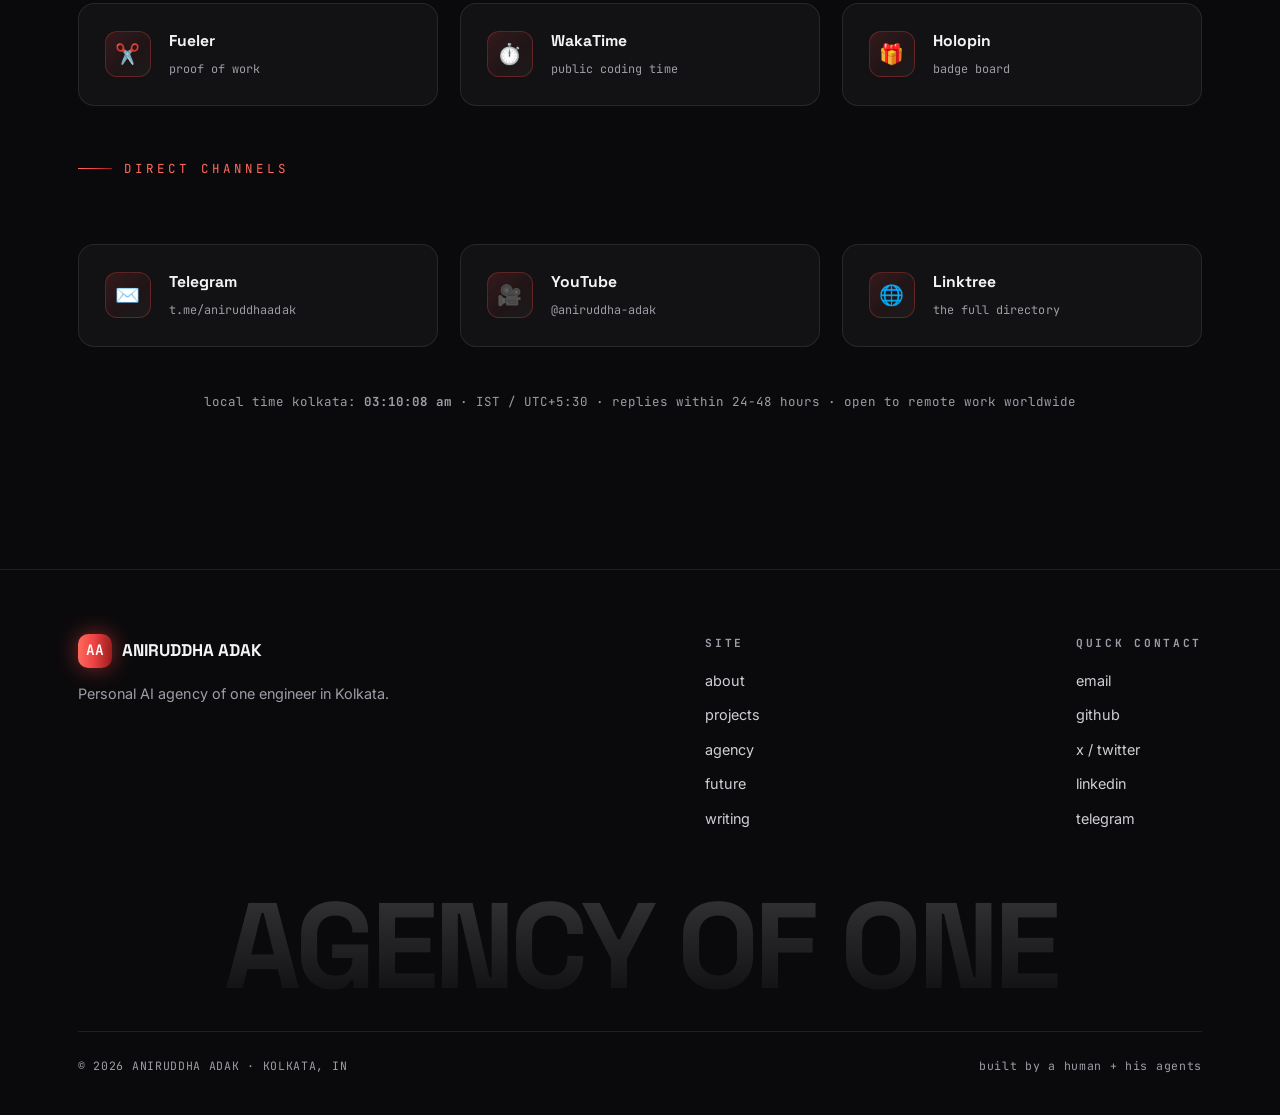
<file: contact.html>
﻿<!DOCTYPE html>
<html lang="en">
<head>
<meta charset="UTF-8">
<meta name="viewport" content="width=device-width, initial-scale=1.0">
<title>Contact Aniruddha Adak — AI Agent Engineer · Kolkata, India</title>
<meta name="description" content="Reach Aniruddha Adak for agentic AI projects, full-stack builds and technical writing: aniruddhaadak80@gmail.com. Every official profile and platform in one verified directory.">
<meta name="author" content="Aniruddha Adak">
<link rel="canonical" href="https://aniruddha-agency.vercel.app/contact.html">
<meta property="og:type" content="website">
<meta property="og:title" content="Contact Aniruddha Adak">
<meta name="twitter:card" content="summary_large_image">
<link rel="icon" type="image/svg+xml" href="favicon.svg">
<link rel="manifest" href="manifest.json">
<link rel="apple-touch-icon" href="assets/icon-192.png">
<meta name="apple-mobile-web-app-capable" content="yes">
<link rel="preconnect" href="https://fonts.googleapis.com">
<link rel="preconnect" href="https://fonts.gstatic.com" crossorigin>
<link rel="dns-prefetch" href="https://fonts.googleapis.com">
<link rel="stylesheet" href="styles.css">
<script type="application/ld+json">{"@context":"https://schema.org","@type":"BreadcrumbList","itemListElement":[{"@type":"ListItem","position":1,"name":"Home","item":"https://aniruddha-agency.vercel.app/"},{"@type":"ListItem","position":2,"name":"Contact","item":"https://aniruddha-agency.vercel.app/contact.html"}]}</script>
</head>
<body>

<div class="preloader" aria-hidden="true"><span class="logo-mark">AA</span><span class="pre-name">Aniruddha Adak</span><div class="pre-bar"><i></i></div></div>
<div class="cursor-glow" aria-hidden="true"></div>
<div id="scroll-progress"></div>
<div class="aurora"><span></span><span></span><span></span></div>
<div class="grid-overlay"></div>
<div class="grain" aria-hidden="true"></div>
<div class="side-rail" aria-hidden="true"><a href="#top">top</a><a href="projects.html">work</a><a href="agency.html">hire</a><a href="future.html">future</a><a href="contact.html">say hi</a></div>

<nav class="nav">
  <div class="nav-inner">
    <a href="index.html" class="logo"><span class="logo-mark">AA</span>ANIRUDDHA&nbsp;ADAK</a>
    <ul class="nav-links">
      <li><a href="index.html">home</a></li>
      <li><a href="about.html">about</a></li>
      <li><a href="projects.html">projects</a></li>
      <li><a href="agency.html">agency</a></li>
      <li><a href="future.html">future</a></li>
      <li><a href="writing.html">writing</a></li>
      <li><a href="contact.html">contact</a></li>
      <li><a href="contact.html" class="nav-cta">work with me</a></li>
    </ul>
    <button class="nav-search" data-cmdk-open aria-label="Open command palette (Ctrl+K)"><svg viewBox="0 0 24 24" aria-hidden="true"><circle cx="11" cy="11" r="7"/><line x1="21" y1="21" x2="16.5" y2="16.5"/></svg><span class="kbd">Ctrl</span><span class="kbd">K</span></button>
    <button class="burger" aria-label="Toggle menu"><span></span><span></span><span></span></button>
  </div>
</nav>

<header class="page-hero">
  <div class="wrap">
    <div class="crumb reveal in-view"><a href="index.html">home</a> / contact</div>
    <h1 class="reveal in-view">One inbox. <span class="grad-text">Every channel.</span></h1>
    <p class="lead reveal" data-delay="1">Email is fastest. Everything else below is genuinely me — same handle, same face, same obsession. If a profile is not on this list, treat it as a ghost.</p>
  </div>
</header>

<section style="padding-top:10px">
  <div class="wrap">
    <div class="cta-band reveal mb-4" style="margin-bottom:56px">
      <h2>aniruddhaadak80<span class="grad-text">@gmail.com</span></h2>
      <p>Project inquiries, collaborations, interviews, or just a good argument about agent architectures.</p>
      <a class="btn btn-primary" href="mailto:aniruddhaadak80@gmail.com?subject=Hello%20from%20your%20portfolio">compose email <span class="arr">&rarr;</span></a>
      <button class="btn btn-ghost" data-copy="aniruddhaadak80@gmail.com">copy email address</button>
    </div>

    <span class="eyebrow reveal">code homes</span>
    <div class="grid g3 mt-4 mb-4">
      <a class="link-tile reveal" data-tilt href="https://github.com/aniruddhaadak80" target="_blank" rel="noopener"><span class="lt-icon">&#128025;</span><span><b>GitHub · main</b><span>github.com/aniruddhaadak80</span></span></a>
      <a class="link-tile reveal" data-delay="1" data-tilt href="https://github.com/AniruddhaAdak" target="_blank" rel="noopener"><span class="lt-icon">&#128025;</span><span><b>GitHub · early era</b><span>github.com/AniruddhaAdak</span></span></a>
      <a class="link-tile reveal" data-delay="2" data-tilt href="https://gitlab.com/aniruddha-adak" target="_blank" rel="noopener"><span class="lt-icon">&#129488;</span><span><b>GitLab</b><span>gitlab.com/aniruddha-adak</span></span></a>
      <a class="link-tile reveal" data-tilt href="https://replit.com/@aniruddhaadak" target="_blank" rel="noopener"><span class="lt-icon">&#9881;&#65039;</span><span><b>Replit</b><span>replit.com/@aniruddhaadak</span></span></a>
      <a class="link-tile reveal" data-delay="1" data-tilt href="https://codepen.io/aniruddhaadak" target="_blank" rel="noopener"><span class="lt-icon">&#128396;&#65039;</span><span><b>CodePen</b><span>53+ p5.js sketches</span></span></a>
      <a class="link-tile reveal" data-delay="2" data-tilt href="https://leetcode.com/u/aniruddhaadak/" target="_blank" rel="noopener"><span class="lt-icon">&#129504;</span><span><b>LeetCode</b><span>leetcode.com/u/aniruddhaadak</span></span></a>
    </div>

    <span class="eyebrow reveal">social + professional</span>
    <div class="grid g3 mt-4 mb-4">
      <a class="link-tile reveal" data-tilt href="https://x.com/aniruddhadak" target="_blank" rel="noopener"><span class="lt-icon">&#120143;</span><span><b>X / Twitter</b><span>@aniruddhadak · daily AI news</span></span></a>
      <a class="link-tile reveal" data-delay="1" data-tilt href="https://www.linkedin.com/in/aniruddha-adak" target="_blank" rel="noopener"><span class="lt-icon">&#128188;</span><span><b>LinkedIn</b><span>/in/aniruddha-adak</span></span></a>
      <a class="link-tile reveal" data-delay="2" data-tilt href="https://dev.to/aniruddhaadak" target="_blank" rel="noopener"><span class="lt-icon">&#9997;&#65039;</span><span><b>DEV Community</b><span>350+ articles · 51 badges</span></span></a>
      <a class="link-tile reveal" data-tilt href="https://peerlist.io/aniruddhaadak" target="_blank" rel="noopener"><span class="lt-icon">&#128203;</span><span><b>Peerlist</b><span>peerlist.io/aniruddhaadak</span></span></a>
      <a class="link-tile reveal" data-delay="1" data-tilt href="https://devpost.com/aniruddhaadak" target="_blank" rel="noopener"><span class="lt-icon">&#127942;</span><span><b>Devpost</b><span>12 hackathons</span></span></a>
      <a class="link-tile reveal" data-delay="2" data-tilt href="https://www.producthunt.com/@aniruddhaadak" target="_blank" rel="noopener"><span class="lt-icon">&#128640;</span><span><b>Product Hunt</b><span>Tastemaker · 9 launches</span></span></a>
      <a class="link-tile reveal" data-tilt href="https://www.fueler.io/aniruddha.adak" target="_blank" rel="noopener"><span class="lt-icon">&#9986;&#65039;</span><span><b>Fueler</b><span>proof of work</span></span></a>
      <a class="link-tile reveal" data-delay="1" data-tilt href="https://wakatime.com/@aniruddhaadak" target="_blank" rel="noopener"><span class="lt-icon">&#9201;&#65039;</span><span><b>WakaTime</b><span>public coding time</span></span></a>
      <a class="link-tile reveal" data-delay="2" data-tilt href="https://holopin.io/@aniruddhaadak80" target="_blank" rel="noopener"><span class="lt-icon">&#127873;</span><span><b>Holopin</b><span>badge board</span></span></a>
    </div>

    <span class="eyebrow reveal">direct channels</span>
    <div class="grid g3 mt-4 mb-4">
      <a class="link-tile reveal" data-tilt href="https://t.me/aniruddhaadak" target="_blank" rel="noopener"><span class="lt-icon">&#9993;&#65039;</span><span><b>Telegram</b><span>t.me/aniruddhaadak</span></span></a>
      <a class="link-tile reveal" data-delay="1" data-tilt href="https://www.youtube.com/@aniruddha-adak" target="_blank" rel="noopener"><span class="lt-icon">&#127909;</span><span><b>YouTube</b><span>@aniruddha-adak</span></span></a>
      <a class="link-tile reveal" data-delay="2" data-tilt href="https://linktr.ee/aniruddha.adak" target="_blank" rel="noopener"><span class="lt-icon">&#127760;</span><span><b>Linktree</b><span>the full directory</span></span></a>
    </div>

    <p class="mono center mt-4 reveal" style="color:var(--muted);font-size:.78rem;letter-spacing:.08em">
      local time kolkata: <b data-clock>--:--:--</b> &middot; IST / UTC+5:30 &middot; replies within 24-48 hours &middot; open to remote work worldwide
    </p>
  </div>
</section>

<footer>
  <div class="wrap">
    <div class="foot-grid">
      <div class="foot-brand">
        <a href="index.html" class="logo"><span class="logo-mark">AA</span>ANIRUDDHA&nbsp;ADAK</a>
        <p>Personal AI agency of one engineer in Kolkata.</p>
      </div>
      <div class="foot-col">
        <b>site</b>
        <a href="about.html">about</a>
        <a href="projects.html">projects</a>
        <a href="agency.html">agency</a>
        <a href="future.html">future</a>
        <a href="writing.html">writing</a>
      </div>
      <div class="foot-col">
        <b>quick contact</b>
        <a href="mailto:aniruddhaadak80@gmail.com">email</a>
        <a href="https://github.com/aniruddhaadak80" target="_blank" rel="noopener">github</a>
        <a href="https://x.com/aniruddhadak" target="_blank" rel="noopener">x / twitter</a>
        <a href="https://www.linkedin.com/in/aniruddha-adak" target="_blank" rel="noopener">linkedin</a>
        <a href="https://t.me/aniruddhaadak" target="_blank" rel="noopener">telegram</a>
      </div>
    </div>
    <div class="foot-word">AGENCY OF ONE</div>
    <div class="foot-base">
      <span>&copy; <span data-year>2026</span> ANIRUDDHA ADAK &middot; KOLKATA, IN</span>
      <span>built by a human + his agents</span>
    </div>
  </div>
</footer>
<button class="back-top" aria-label="Back to top">&uarr;</button>
<div class="toast" role="status"></div>
<div class="cmdk-overlay"><div class="cmdk"><input class="cmdk-input" placeholder="Type a page, platform, action..." aria-label="Command palette"><ul class="cmdk-list"></ul><div class="cmdk-hint"><span class="kbd">Ctrl</span> + <span class="kbd">K</span> open &middot; <span class="kbd">Esc</span> close &middot; <span class="kbd">&uarr;&darr;</span> navigate</div></div></div>
<script src="script.js"></script>
</body>
</html>
</file>
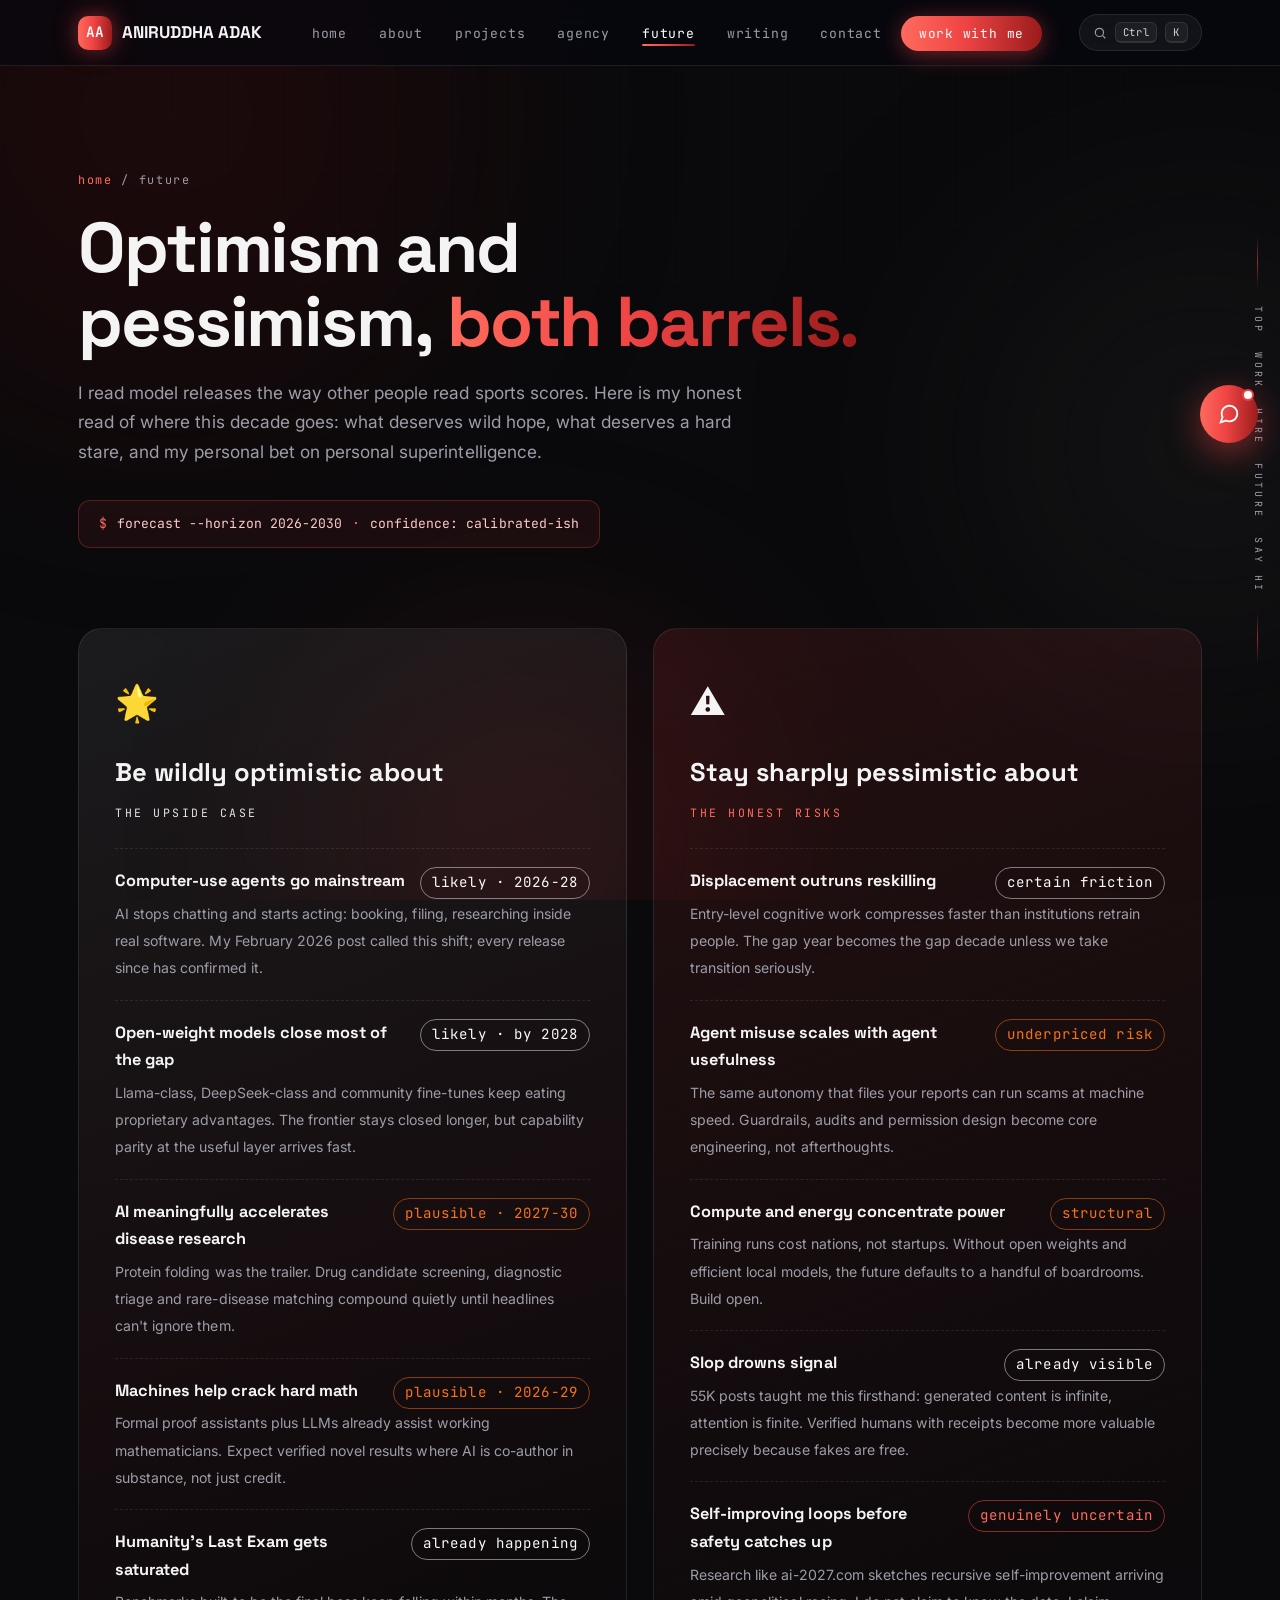
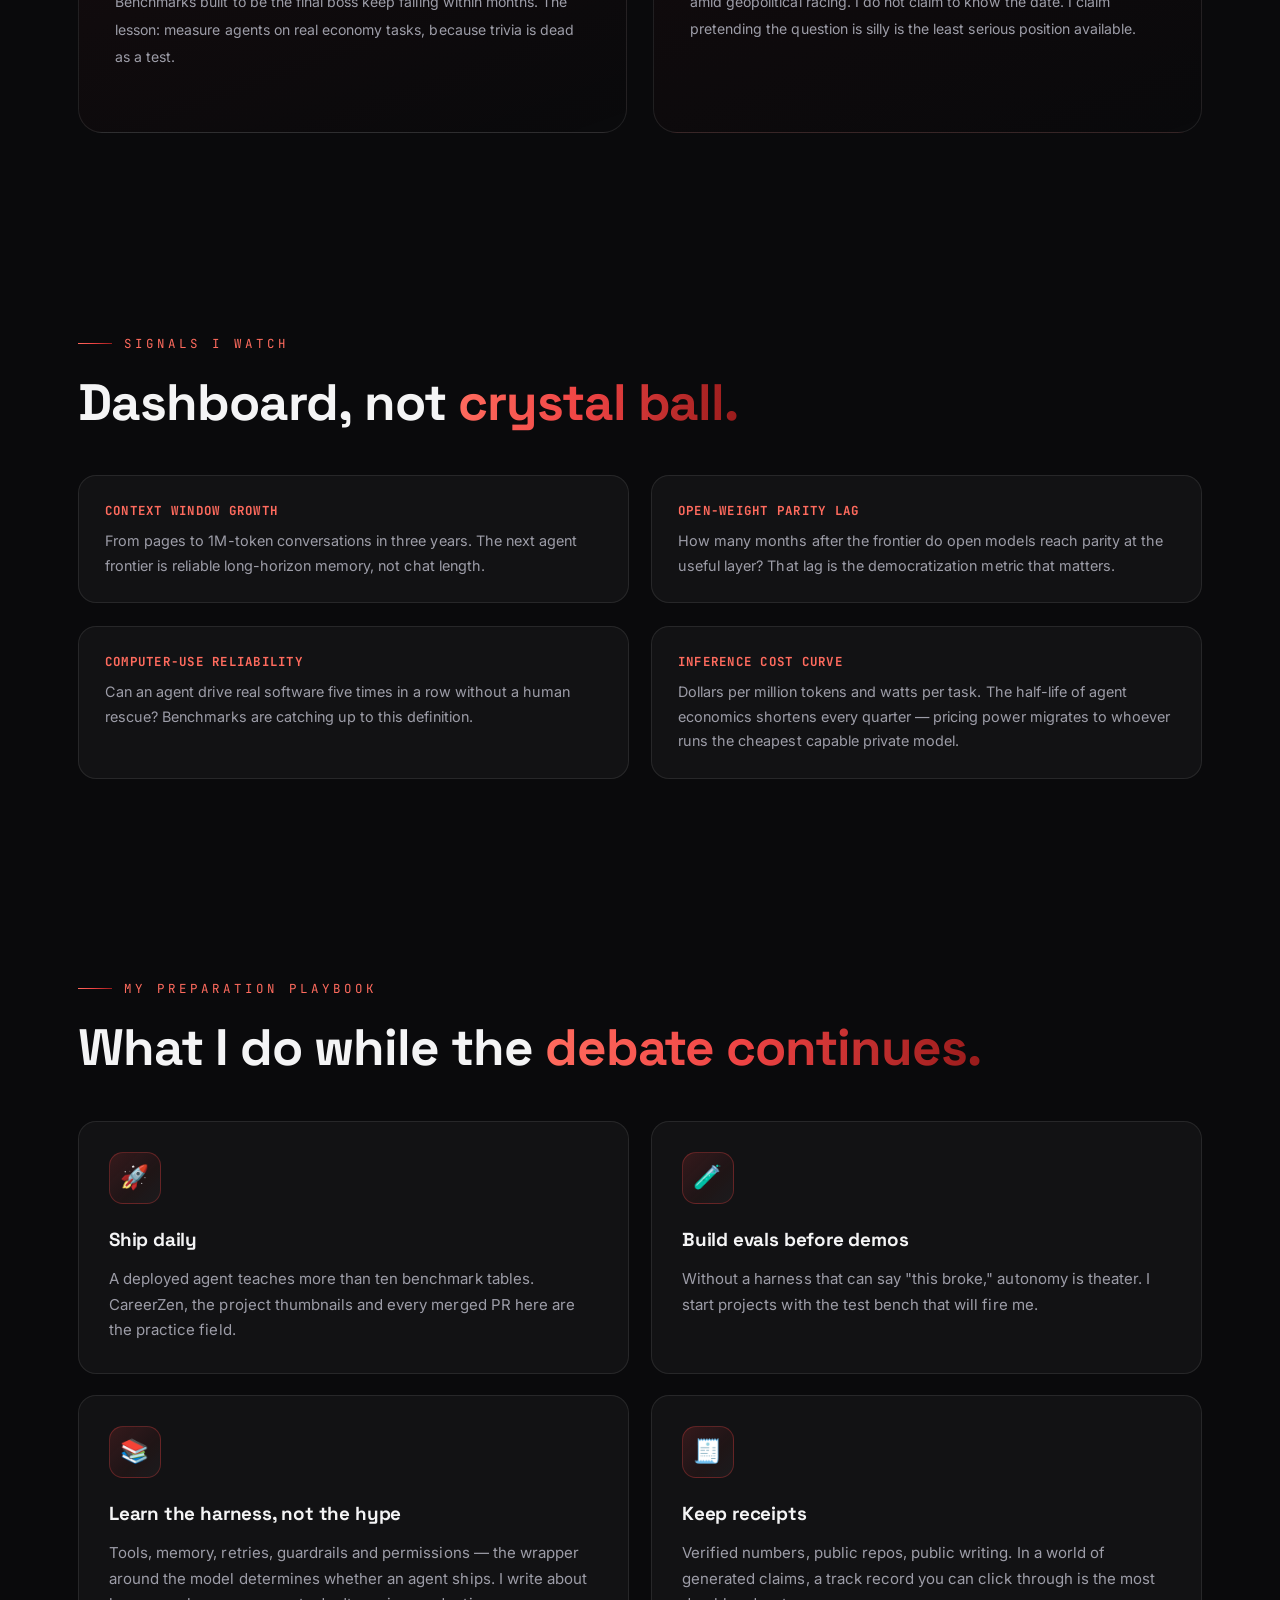
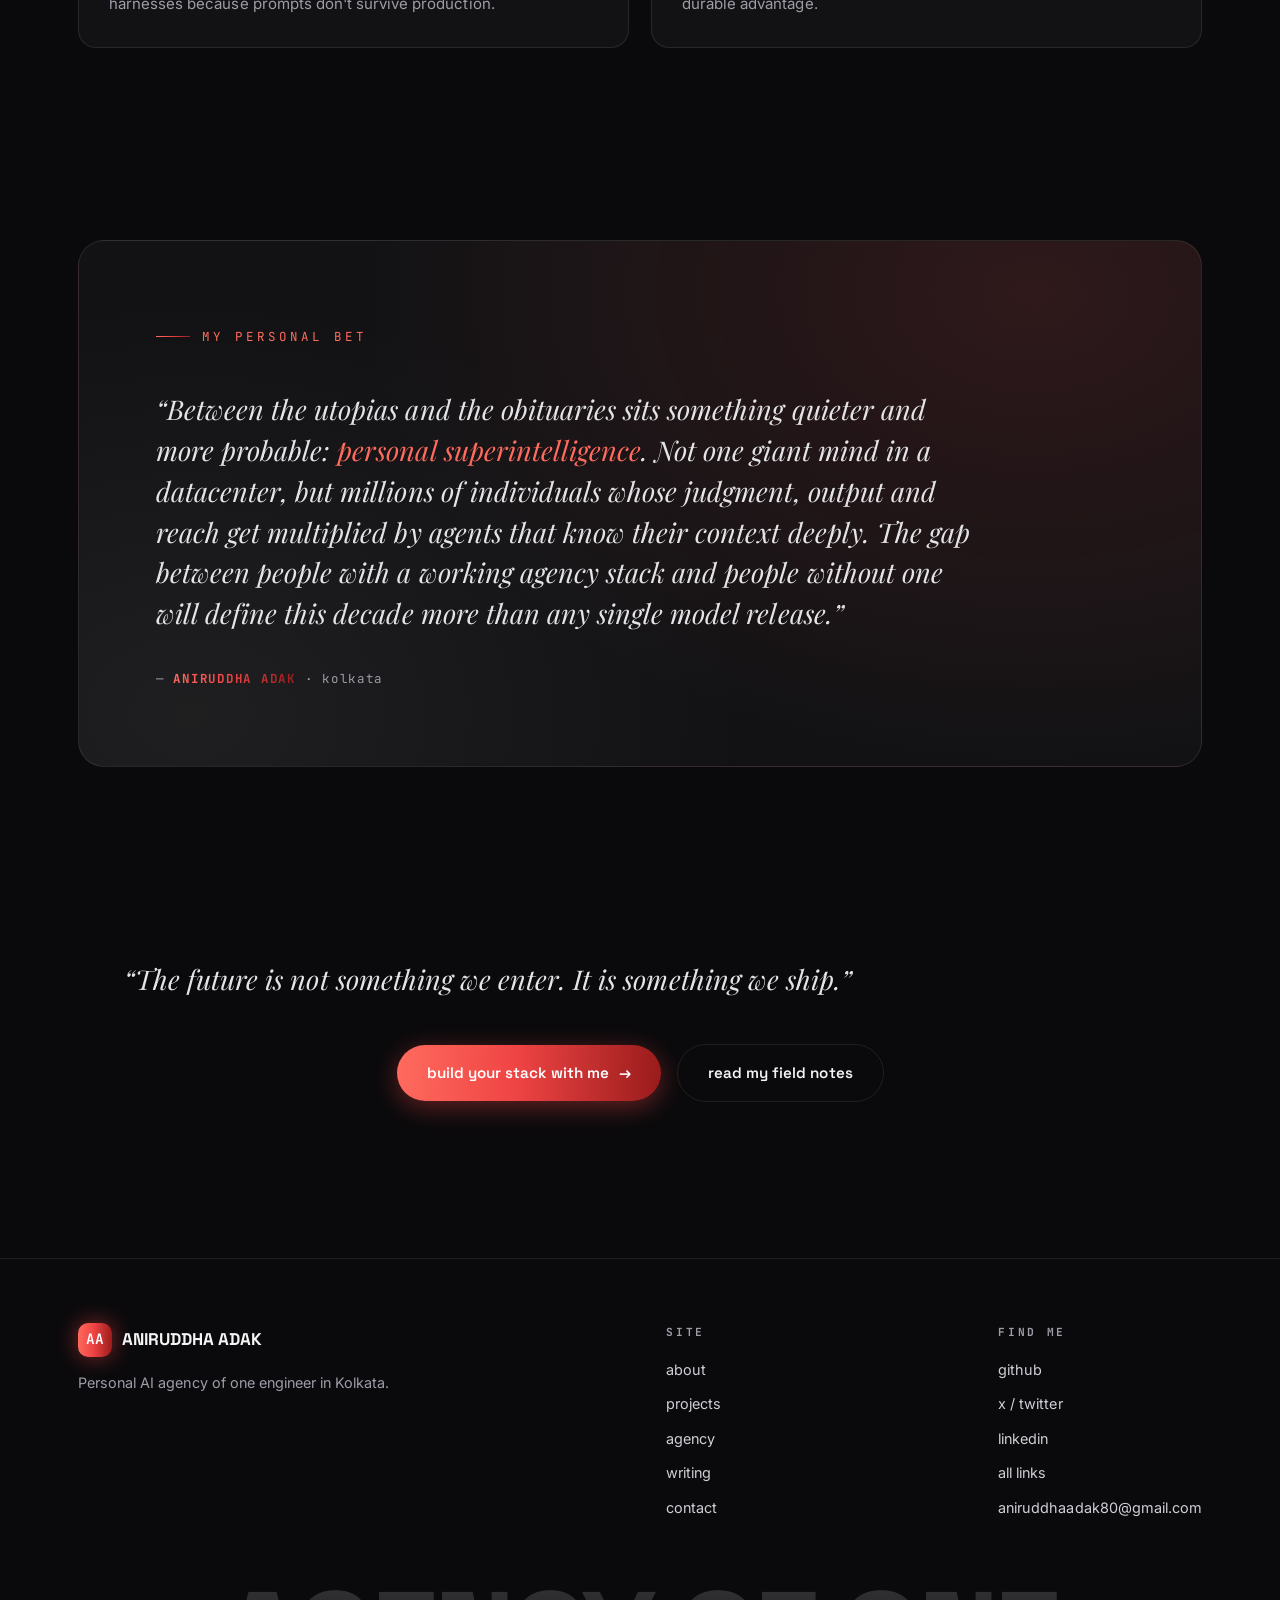
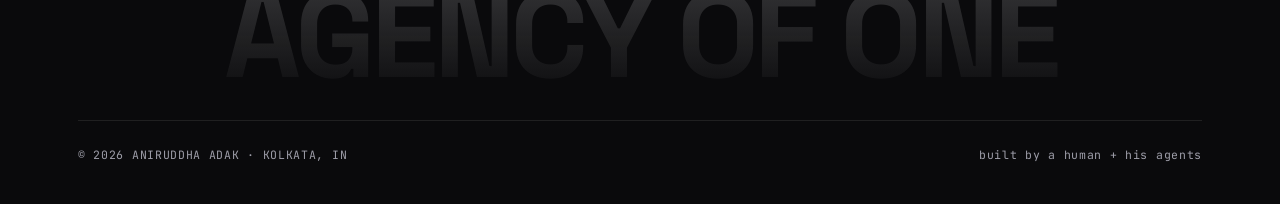
<file: future.html>
﻿<!DOCTYPE html>
<html lang="en">
<head>
<meta charset="UTF-8">
<meta name="viewport" content="width=device-width, initial-scale=1.0">
<title>The Future — Aniruddha Adak on AGI, Superintelligence &amp; What Comes Next</title>
<meta name="description" content="An honest field guide to the near future of AI: what to be optimistic about (AI curing disease, solving math, open-weight models) and what deserves caution. Predictions with probability tags from AI Agent Engineer Aniruddha Adak.">
<meta name="author" content="Aniruddha Adak">
<link rel="canonical" href="https://aniruddha-agency.vercel.app/future.html">
<meta property="og:type" content="article">
<meta property="og:title" content="The Future: optimism and pessimism in the age of AGI — by Aniruddha Adak">
<meta name="twitter:card" content="summary_large_image">
<link rel="icon" type="image/svg+xml" href="favicon.svg">
<link rel="manifest" href="manifest.json">
<link rel="apple-touch-icon" href="assets/icon-192.png">
<meta name="apple-mobile-web-app-capable" content="yes">
<link rel="preconnect" href="https://fonts.googleapis.com">
<link rel="preconnect" href="https://fonts.gstatic.com" crossorigin>
<link rel="dns-prefetch" href="https://fonts.googleapis.com">
<link rel="stylesheet" href="styles.css">
<script type="application/ld+json">{"@context":"https://schema.org","@type":"BreadcrumbList","itemListElement":[{"@type":"ListItem","position":1,"name":"Home","item":"https://aniruddha-agency.vercel.app/"},{"@type":"ListItem","position":2,"name":"Future","item":"https://aniruddha-agency.vercel.app/future.html"}]}</script>
</head>
<body>

<div class="preloader" aria-hidden="true"><span class="logo-mark">AA</span><span class="pre-name">Aniruddha Adak</span><div class="pre-bar"><i></i></div></div>
<div class="cursor-glow" aria-hidden="true"></div>
<div id="scroll-progress"></div>
<div class="aurora"><span></span><span></span><span></span></div>
<div class="grid-overlay"></div>
<div class="grain" aria-hidden="true"></div>
<div class="side-rail" aria-hidden="true"><a href="#top">top</a><a href="projects.html">work</a><a href="agency.html">hire</a><a href="future.html">future</a><a href="contact.html">say hi</a></div>

<nav class="nav">
  <div class="nav-inner">
    <a href="index.html" class="logo"><span class="logo-mark">AA</span>ANIRUDDHA&nbsp;ADAK</a>
    <ul class="nav-links">
      <li><a href="index.html">home</a></li>
      <li><a href="about.html">about</a></li>
      <li><a href="projects.html">projects</a></li>
      <li><a href="agency.html">agency</a></li>
      <li><a href="future.html">future</a></li>
      <li><a href="writing.html">writing</a></li>
      <li><a href="contact.html">contact</a></li>
      <li><a href="contact.html" class="nav-cta">work with me</a></li>
    </ul>
    <button class="nav-search" data-cmdk-open aria-label="Open command palette (Ctrl+K)"><svg viewBox="0 0 24 24" aria-hidden="true"><circle cx="11" cy="11" r="7"/><line x1="21" y1="21" x2="16.5" y2="16.5"/></svg><span class="kbd">Ctrl</span><span class="kbd">K</span></button>
    <button class="burger" aria-label="Toggle menu"><span></span><span></span><span></span></button>
  </div>
</nav>

<header class="page-hero">
  <div class="wrap">
    <div class="crumb reveal in-view"><a href="index.html">home</a> / future</div>
    <h1 class="reveal in-view">Optimism and pessimism, <span class="grad-text">both barrels.</span></h1>
    <p class="lead reveal" data-delay="1">I read model releases the way other people read sports scores. Here is my honest read of where this decade goes: what deserves wild hope, what deserves a hard stare, and my personal bet on personal superintelligence.</p>
    <div class="code-line reveal" data-delay="2"><i>$</i> forecast --horizon 2026-2030 <i>·</i> confidence: calibrated-ish</div>
  </div>
</header>

<section style="padding-top:20px">
  <div class="wrap">
    <div class="split">
      <div class="panel panel-hope reveal" data-tilt>
        <span class="big-emoji">&#127775;</span>
        <h3>Be wildly optimistic about</h3>
        <div class="sub">the upside case</div>

        <div class="predict"><span class="odds high">likely · 2026-28</span><b>Computer-use agents go mainstream</b><span>AI stops chatting and starts acting: booking, filing, researching inside real software. My February 2026 post called this shift; every release since has confirmed it.</span></div>
        <div class="predict"><span class="odds high">likely · by 2028</span><b>Open-weight models close most of the gap</b><p></p><span>Llama-class, DeepSeek-class and community fine-tunes keep eating proprietary advantages. The frontier stays closed longer, but capability parity at the useful layer arrives fast.</span></div>
        <div class="predict"><span class="odds mid">plausible · 2027-30</span><b>AI meaningfully accelerates disease research</b><span>Protein folding was the trailer. Drug candidate screening, diagnostic triage and rare-disease matching compound quietly until headlines can't ignore them.</span></div>
        <div class="predict"><span class="odds mid">plausible · 2026-29</span><b>Machines help crack hard math</b><span>Formal proof assistants plus LLMs already assist working mathematicians. Expect verified novel results where AI is co-author in substance, not just credit.</span></div>
        <div class="predict"><span class="odds high">already happening</span><b>Humanity's Last Exam gets saturated</b><span>Benchmarks built to be the final boss keep falling within months. The lesson: measure agents on real economy tasks, because trivia is dead as a test.</span></div>
      </div>

      <div class="panel panel-doom reveal" data-delay="1" data-tilt>
        <span class="big-emoji">&#9888;&#65039;</span>
        <h3>Stay sharply pessimistic about</h3>
        <div class="sub">the honest risks</div>

        <div class="predict"><span class="odds high">certain friction</span><b>Displacement outruns reskilling</b><span>Entry-level cognitive work compresses faster than institutions retrain people. The gap year becomes the gap decade unless we take transition seriously.</span></div>
        <div class="predict"><span class="odds mid">underpriced risk</span><b>Agent misuse scales with agent usefulness</b><span>The same autonomy that files your reports can run scams at machine speed. Guardrails, audits and permission design become core engineering, not afterthoughts.</span></div>
        <div class="predict"><span class="odds mid">structural</span><b>Compute and energy concentrate power</b><span>Training runs cost nations, not startups. Without open weights and efficient local models, the future defaults to a handful of boardrooms. Build open.</span></div>
        <div class="predict"><span class="odds high">already visible</span><b>Slop drowns signal</b><span>55K posts taught me this firsthand: generated content is infinite, attention is finite. Verified humans with receipts become more valuable precisely because fakes are free.</span></div>
        <div class="predict"><span class="odds wild">genuinely uncertain</span><b>Self-improving loops before safety catches up</b><span>Research like ai-2027.com sketches recursive self-improvement arriving amid geopolitical racing. I do not claim to know the date. I claim pretending the question is silly is the least serious position available.</span></div>
      </div>
    </div>
  </div>
</section>

<section>
  <div class="wrap">
    <span class="eyebrow reveal">signals I watch</span>
    <h2 class="h2 reveal" data-delay="1">Dashboard, not <span class="grad-text">crystal ball.</span></h2>
    <div class="grid g2 mt-4">
      <article class="card signal-card reveal"><b>context window growth</b><p>From pages to 1M-token conversations in three years. The next agent frontier is reliable long-horizon memory, not chat length.</p></article>
      <article class="card signal-card reveal" data-delay="1"><b>open-weight parity lag</b><p>How many months after the frontier do open models reach parity at the useful layer? That lag is the democratization metric that matters.</p></article>
      <article class="card signal-card reveal" data-delay="2"><b>computer-use reliability</b><p>Can an agent drive real software five times in a row without a human rescue? Benchmarks are catching up to this definition.</p></article>
      <article class="card signal-card reveal" data-delay="1"><b>inference cost curve</b><p>Dollars per million tokens and watts per task. The half-life of agent economics shortens every quarter — pricing power migrates to whoever runs the cheapest capable private model.</p></article>
    </div>
  </div>
</section>

<section>
  <div class="wrap">
    <span class="eyebrow reveal">my preparation playbook</span>
    <h2 class="h2 reveal" data-delay="1">What I do while the <span class="grad-text">debate continues.</span></h2>
    <div class="grid g2 mt-4">
      <article class="card reveal"><div class="card-icon">&#128640;</div><h3>Ship daily</h3><p>A deployed agent teaches more than ten benchmark tables. CareerZen, the project thumbnails and every merged PR here are the practice field.</p></article>
      <article class="card reveal" data-delay="1"><div class="card-icon">&#129514;</div><h3>Build evals before demos</h3><p>Without a harness that can say "this broke," autonomy is theater. I start projects with the test bench that will fire me.</p></article>
      <article class="card reveal" data-delay="1"><div class="card-icon">&#128218;</div><h3>Learn the harness, not the hype</h3><p>Tools, memory, retries, guardrails and permissions — the wrapper around the model determines whether an agent ships. I write about harnesses because prompts don't survive production.</p></article>
      <article class="card reveal" data-delay="2"><div class="card-icon">&#129534;</div><h3>Keep receipts</h3><p>Verified numbers, public repos, public writing. In a world of generated claims, a track record you can click through is the most durable advantage.</p></article>
    </div>
  </div>
</section>

<section>
  <div class="wrap">
    <div class="manifesto reveal" data-tilt>
      <span class="eyebrow">my personal bet</span>
      <p class="serif-note mt-2">
        &ldquo;Between the utopias and the obituaries sits something quieter and more probable:
        <em>personal superintelligence</em>.
        Not one giant mind in a datacenter, but millions of individuals whose judgment, output and reach
        get multiplied by agents that know their context deeply.
        The gap between people with a working agency stack and people without one
        will define this decade more than any single model release.&rdquo;
      </p>
      <span class="sig">&mdash; <b>ANIRUDDHA ADAK</b> · kolkata</span>
    </div>
  </div>
</section>

<section>
  <div class="wrap center">
    <p class="serif-note reveal">&ldquo;The future is not something we enter. It is something we ship.&rdquo;</p>
    <div class="hero-actions mt-4 reveal" data-delay="1" style="justify-content:center">
      <a class="btn btn-primary" href="agency.html">build your stack with me <span class="arr">&rarr;</span></a>
      <a class="btn btn-ghost" href="writing.html">read my field notes</a>
    </div>
  </div>
</section>

<footer>
  <div class="wrap">
    <div class="foot-grid">
      <div class="foot-brand">
        <a href="index.html" class="logo"><span class="logo-mark">AA</span>ANIRUDDHA&nbsp;ADAK</a>
        <p>Personal AI agency of one engineer in Kolkata.</p>
      </div>
      <div class="foot-col">
        <b>site</b>
        <a href="about.html">about</a>
        <a href="projects.html">projects</a>
        <a href="agency.html">agency</a>
        <a href="writing.html">writing</a>
        <a href="contact.html">contact</a>
      </div>
      <div class="foot-col">
        <b>find me</b>
        <a href="https://github.com/aniruddhaadak80" target="_blank" rel="noopener">github</a>
        <a href="https://x.com/aniruddhadak" target="_blank" rel="noopener">x / twitter</a>
        <a href="https://www.linkedin.com/in/aniruddha-adak" target="_blank" rel="noopener">linkedin</a>
        <a href="https://linktr.ee/aniruddha.adak" target="_blank" rel="noopener">all links</a>
        <a href="mailto:aniruddhaadak80@gmail.com">aniruddhaadak80@gmail.com</a>
      </div>
    </div>
    <div class="foot-word">AGENCY OF ONE</div>
    <div class="foot-base">
      <span>&copy; <span data-year>2026</span> ANIRUDDHA ADAK &middot; KOLKATA, IN</span>
      <span>built by a human + his agents</span>
    </div>
  </div>
</footer>
<button class="back-top" aria-label="Back to top">&uarr;</button>
<div class="toast" role="status"></div>
<div class="cmdk-overlay"><div class="cmdk"><input class="cmdk-input" placeholder="Type a page, platform, action..." aria-label="Command palette"><ul class="cmdk-list"></ul><div class="cmdk-hint"><span class="kbd">Ctrl</span> + <span class="kbd">K</span> open &middot; <span class="kbd">Esc</span> close &middot; <span class="kbd">&uarr;&darr;</span> navigate</div></div></div>
<script src="script.js"></script>
</body>
</html>
</file>
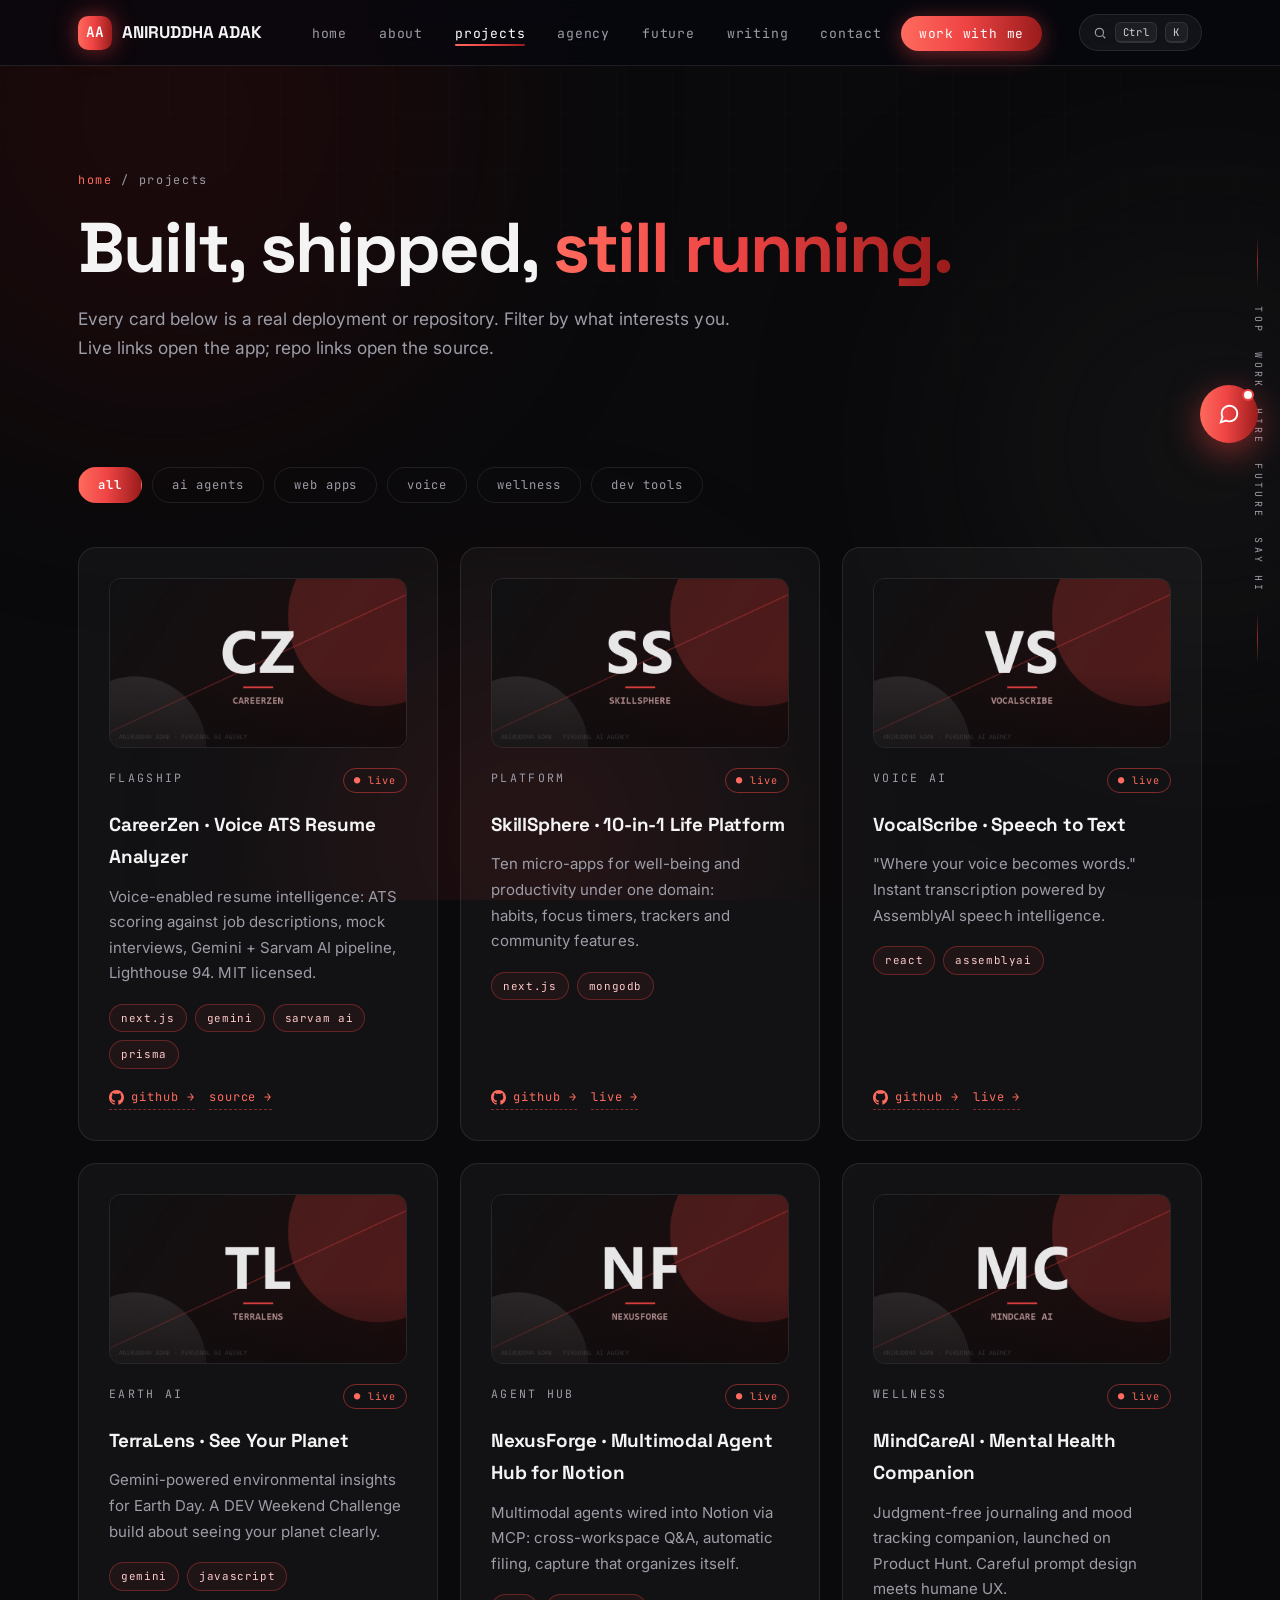
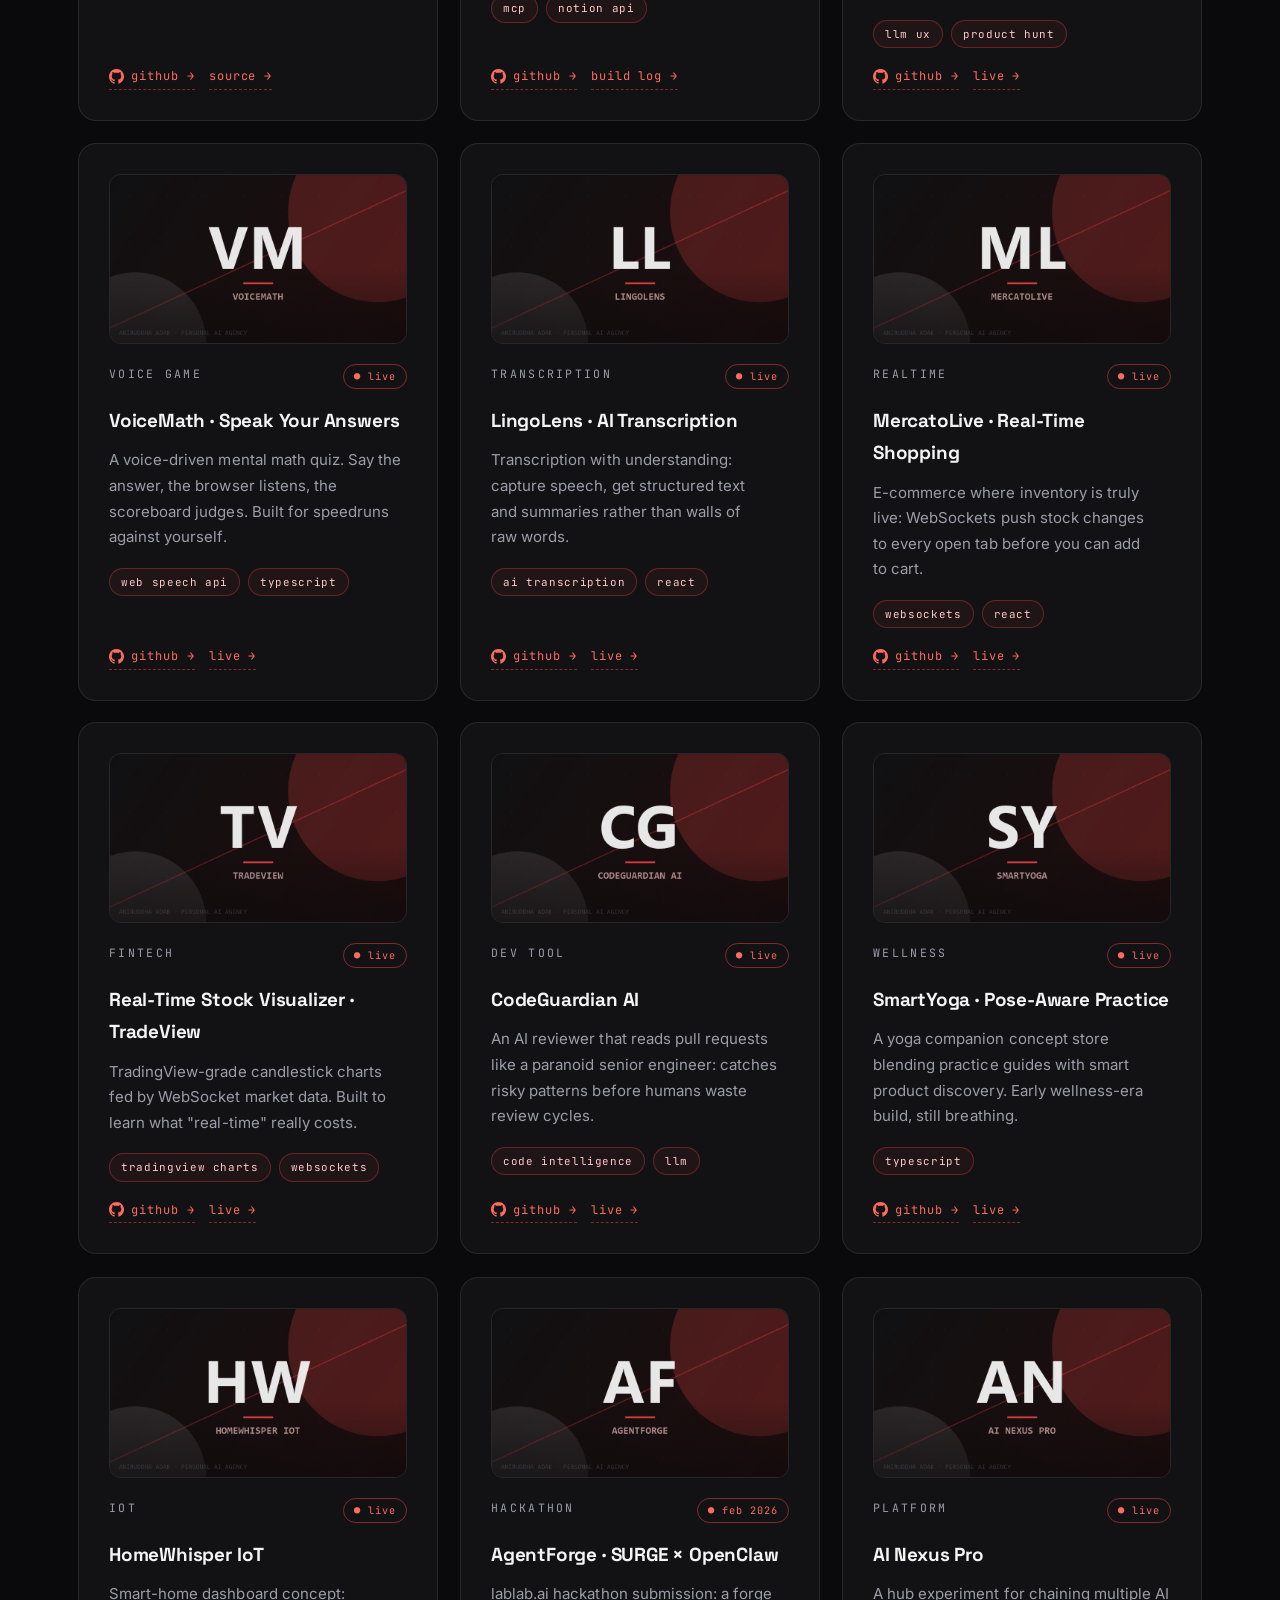
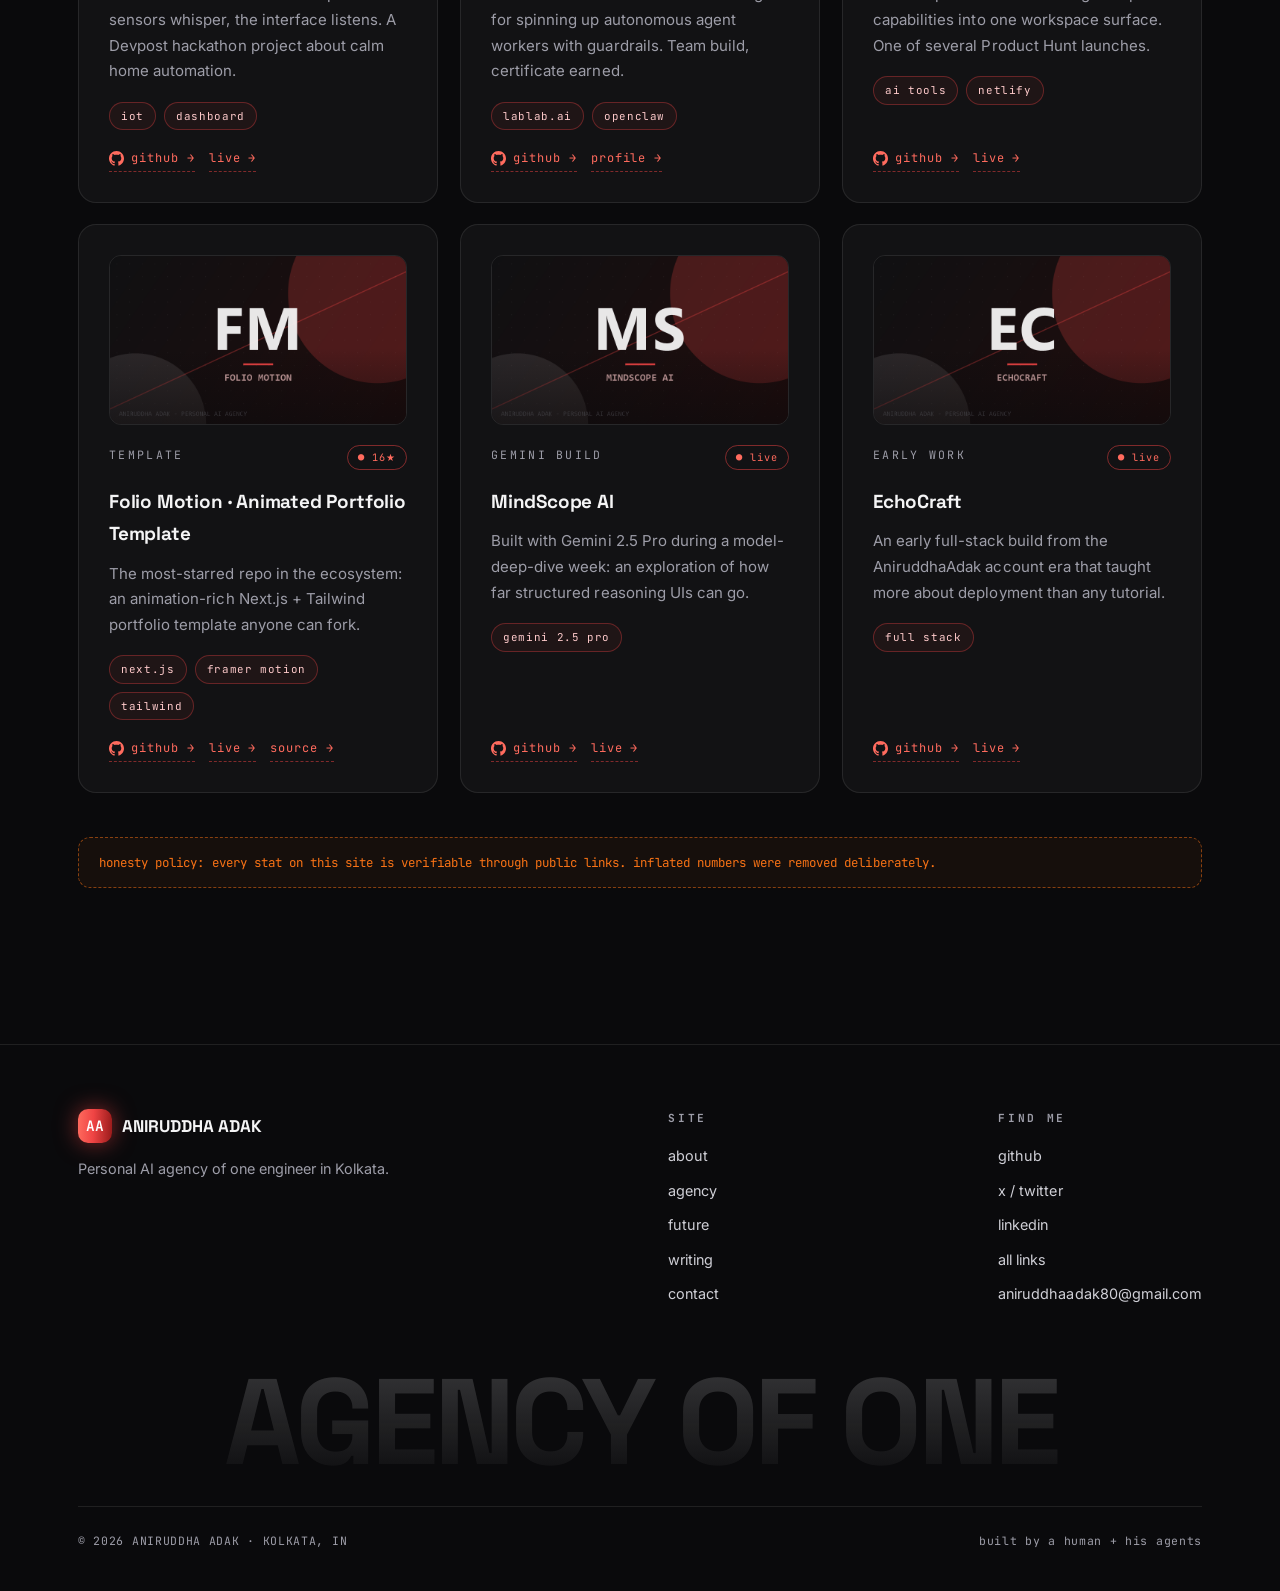
<file: projects.html>
﻿<!DOCTYPE html>
<html lang="en">
<head>
<meta charset="UTF-8">
<meta name="viewport" content="width=device-width, initial-scale=1.0">
<title>Projects — Aniruddha Adak · AI Agents, Web Apps &amp; Open Source Builds</title>
<meta name="description" content="Full project archive of Aniruddha Adak: CareerZen resume AI, SkillSphere, VocalScribe, TerraLens, NexusForge, MindCareAI and 20+ more live deployments with source code links.">
<meta name="author" content="Aniruddha Adak">
<link rel="canonical" href="https://aniruddha-agency.vercel.app/projects.html">
<meta property="og:type" content="website">
<meta property="og:title" content="Projects of Aniruddha Adak — AI Agent Engineer">
<meta name="twitter:card" content="summary_large_image">
<link rel="icon" type="image/svg+xml" href="favicon.svg">
<link rel="manifest" href="manifest.json">
<link rel="apple-touch-icon" href="assets/icon-192.png">
<meta name="apple-mobile-web-app-capable" content="yes">
<link rel="preconnect" href="https://fonts.googleapis.com">
<link rel="preconnect" href="https://fonts.gstatic.com" crossorigin>
<link rel="dns-prefetch" href="https://fonts.googleapis.com">
<link rel="stylesheet" href="styles.css">
<script type="application/ld+json">{"@context":"https://schema.org","@type":"BreadcrumbList","itemListElement":[{"@type":"ListItem","position":1,"name":"Home","item":"https://aniruddha-agency.vercel.app/"},{"@type":"ListItem","position":2,"name":"Projects","item":"https://aniruddha-agency.vercel.app/projects.html"}]}</script>
</head>
<body>

<div class="preloader" aria-hidden="true"><span class="logo-mark">AA</span><span class="pre-name">Aniruddha Adak</span><div class="pre-bar"><i></i></div></div>
<div class="cursor-glow" aria-hidden="true"></div>
<div id="scroll-progress"></div>
<div class="aurora"><span></span><span></span><span></span></div>
<div class="grid-overlay"></div>
<div class="grain" aria-hidden="true"></div>
<div class="side-rail" aria-hidden="true"><a href="#top">top</a><a href="projects.html">work</a><a href="agency.html">hire</a><a href="future.html">future</a><a href="contact.html">say hi</a></div>

<nav class="nav">
  <div class="nav-inner">
    <a href="index.html" class="logo"><span class="logo-mark">AA</span>ANIRUDDHA&nbsp;ADAK</a>
    <ul class="nav-links">
      <li><a href="index.html">home</a></li>
      <li><a href="about.html">about</a></li>
      <li><a href="projects.html">projects</a></li>
      <li><a href="agency.html">agency</a></li>
      <li><a href="future.html">future</a></li>
      <li><a href="writing.html">writing</a></li>
      <li><a href="contact.html">contact</a></li>
      <li><a href="contact.html" class="nav-cta">work with me</a></li>
    </ul>
    <button class="nav-search" data-cmdk-open aria-label="Open command palette (Ctrl+K)"><svg viewBox="0 0 24 24" aria-hidden="true"><circle cx="11" cy="11" r="7"/><line x1="21" y1="21" x2="16.5" y2="16.5"/></svg><span class="kbd">Ctrl</span><span class="kbd">K</span></button>
    <button class="burger" aria-label="Toggle menu"><span></span><span></span><span></span></button>
  </div>
</nav>

<header class="page-hero">
  <div class="wrap">
    <div class="crumb reveal in-view"><a href="index.html">home</a> / projects</div>
    <h1 class="reveal in-view">Built, shipped, <span class="grad-text">still running.</span></h1>
    <p class="lead reveal" data-delay="1">Every card below is a real deployment or repository. Filter by what interests you. Live links open the app; repo links open the source.</p>
  </div>
</header>

<section style="padding-top:10px">
  <div class="wrap">
    <div class="chips reveal in-view">
      <button class="chip active" data-filter="all">all</button>
      <button class="chip" data-filter="agents">ai agents</button>
      <button class="chip" data-filter="web">web apps</button>
      <button class="chip" data-filter="voice">voice</button>
      <button class="chip" data-filter="wellness">wellness</button>
      <button class="chip" data-filter="tools">dev tools</button>
    </div>

    <div class="grid g3">

      <article class="project-card card reveal" data-cat="web agents" data-tilt>
        <div class="thumb"><img src="img/projects/careerzen.png" alt="CareerZen project thumbnail" loading="lazy"><span class="shine"></span></div>
        <div class="project-top"><span class="proj-num">FLAGSHIP</span><span class="badge-live">&#9679; live</span></div>
        <h3>CareerZen · Voice ATS Resume Analyzer</h3>
        <p>Voice-enabled resume intelligence: ATS scoring against job descriptions, mock interviews, Gemini + Sarvam AI pipeline, Lighthouse 94. MIT licensed.</p>
        <div class="tags"><span class="tag">next.js</span><span class="tag">gemini</span><span class="tag">sarvam ai</span><span class="tag">prisma</span></div>
        <div class="links-row"><a class="gh-link" href="https://github.com/aniruddhaadak80/smart-resume-analyzer" target="_blank" rel="noopener"><svg viewBox="0 0 24 24" aria-hidden="true"><path d="M12 0c-6.626 0-12 5.373-12 12 0 5.302 3.438 9.8 8.207 11.387.599.111.793-.261.793-.577v-2.234c-3.338.726-4.033-1.416-4.033-1.416-.546-1.387-1.333-1.756-1.333-1.756-1.089-.745.083-.729.083-.729 1.205.084 1.839 1.237 1.839 1.237 1.07 1.834 2.807 1.304 3.492.997.107-.775.418-1.305.762-1.604-2.665-.305-5.467-1.334-5.467-5.931 0-1.311.469-2.381 1.236-3.221-.124-.303-.535-1.524.117-3.176 0 0 1.008-.322 3.301 1.23.957-.266 1.983-.399 3.003-.404 1.02.005 2.047.138 3.006.404 2.291-1.552 3.297-1.23 3.297-1.23.653 1.653.242 2.874.118 3.176.77.84 1.235 1.911 1.235 3.221 0 4.609-2.807 5.624-5.479 5.921.43.372.823 1.102.823 2.222v3.293c0 .319.192.694.801.576 4.765-1.589 8.199-6.086 8.199-11.386 0-6.627-5.373-12-12-12z"/></svg> github &rarr;</a><a href="https://github.com/aniruddhaadak80/smart-resume-analyzer" target="_blank" rel="noopener">source &rarr;</a></div>
      </article>

      <article class="project-card card reveal" data-delay="1" data-cat="web wellness" data-tilt>
        <div class="thumb"><img src="img/projects/skillsphere.png" alt="SkillSphere project thumbnail" loading="lazy"><span class="shine"></span></div>
        <div class="project-top"><span class="proj-num">PLATFORM</span><span class="badge-live">&#9679; live</span></div>
        <h3>SkillSphere · 10-in-1 Life Platform</h3>
        <p>Ten micro-apps for well-being and productivity under one domain: habits, focus timers, trackers and community features.</p>
        <div class="tags"><span class="tag">next.js</span><span class="tag">mongodb</span></div>
        <div class="links-row"><a class="gh-link" href="https://github.com/aniruddhaadak80" target="_blank" rel="noopener"><svg viewBox="0 0 24 24" aria-hidden="true"><path d="M12 0c-6.626 0-12 5.373-12 12 0 5.302 3.438 9.8 8.207 11.387.599.111.793-.261.793-.577v-2.234c-3.338.726-4.033-1.416-4.033-1.416-.546-1.387-1.333-1.756-1.333-1.756-1.089-.745.083-.729.083-.729 1.205.084 1.839 1.237 1.839 1.237 1.07 1.834 2.807 1.304 3.492.997.107-.775.418-1.305.762-1.604-2.665-.305-5.467-1.334-5.467-5.931 0-1.311.469-2.381 1.236-3.221-.124-.303-.535-1.524.117-3.176 0 0 1.008-.322 3.301 1.23.957-.266 1.983-.399 3.003-.404 1.02.005 2.047.138 3.006.404 2.291-1.552 3.297-1.23 3.297-1.23.653 1.653.242 2.874.118 3.176.77.84 1.235 1.911 1.235 3.221 0 4.609-2.807 5.624-5.479 5.921.43.372.823 1.102.823 2.222v3.293c0 .319.192.694.801.576 4.765-1.589 8.199-6.086 8.199-11.386 0-6.627-5.373-12-12-12z"/></svg> github &rarr;</a><a href="https://skilsphere.vercel.app" target="_blank" rel="noopener">live &rarr;</a></div>
      </article>

      <article class="project-card card reveal" data-delay="2" data-cat="voice web" data-tilt>
        <div class="thumb"><img src="img/projects/vocalscribe.png" alt="VocalScribe project thumbnail" loading="lazy"><span class="shine"></span></div>
        <div class="project-top"><span class="proj-num">VOICE AI</span><span class="badge-live">&#9679; live</span></div>
        <h3>VocalScribe · Speech to Text</h3>
        <p>"Where your voice becomes words." Instant transcription powered by AssemblyAI speech intelligence.</p>
        <div class="tags"><span class="tag">react</span><span class="tag">assemblyai</span></div>
        <div class="links-row"><a class="gh-link" href="https://github.com/aniruddhaadak80" target="_blank" rel="noopener"><svg viewBox="0 0 24 24" aria-hidden="true"><path d="M12 0c-6.626 0-12 5.373-12 12 0 5.302 3.438 9.8 8.207 11.387.599.111.793-.261.793-.577v-2.234c-3.338.726-4.033-1.416-4.033-1.416-.546-1.387-1.333-1.756-1.333-1.756-1.089-.745.083-.729.083-.729 1.205.084 1.839 1.237 1.839 1.237 1.07 1.834 2.807 1.304 3.492.997.107-.775.418-1.305.762-1.604-2.665-.305-5.467-1.334-5.467-5.931 0-1.311.469-2.381 1.236-3.221-.124-.303-.535-1.524.117-3.176 0 0 1.008-.322 3.301 1.23.957-.266 1.983-.399 3.003-.404 1.02.005 2.047.138 3.006.404 2.291-1.552 3.297-1.23 3.297-1.23.653 1.653.242 2.874.118 3.176.77.84 1.235 1.911 1.235 3.221 0 4.609-2.807 5.624-5.479 5.921.43.372.823 1.102.823 2.222v3.293c0 .319.192.694.801.576 4.765-1.589 8.199-6.086 8.199-11.386 0-6.627-5.373-12-12-12z"/></svg> github &rarr;</a><a href="https://vocalscribe.vercel.app" target="_blank" rel="noopener">live &rarr;</a></div>
      </article>

      <article class="project-card card reveal" data-cat="web agents" data-tilt>
        <div class="thumb"><img src="img/projects/terralens.png" alt="TerraLens project thumbnail" loading="lazy"><span class="shine"></span></div>
        <div class="project-top"><span class="proj-num">EARTH AI</span><span class="badge-live">&#9679; live</span></div>
        <h3>TerraLens · See Your Planet</h3>
        <p>Gemini-powered environmental insights for Earth Day. A DEV Weekend Challenge build about seeing your planet clearly.</p>
        <div class="tags"><span class="tag">gemini</span><span class="tag">javascript</span></div>
        <div class="links-row"><a class="gh-link" href="https://github.com/aniruddhaadak80/terralens-earth-day" target="_blank" rel="noopener"><svg viewBox="0 0 24 24" aria-hidden="true"><path d="M12 0c-6.626 0-12 5.373-12 12 0 5.302 3.438 9.8 8.207 11.387.599.111.793-.261.793-.577v-2.234c-3.338.726-4.033-1.416-4.033-1.416-.546-1.387-1.333-1.756-1.333-1.756-1.089-.745.083-.729.083-.729 1.205.084 1.839 1.237 1.839 1.237 1.07 1.834 2.807 1.304 3.492.997.107-.775.418-1.305.762-1.604-2.665-.305-5.467-1.334-5.467-5.931 0-1.311.469-2.381 1.236-3.221-.124-.303-.535-1.524.117-3.176 0 0 1.008-.322 3.301 1.23.957-.266 1.983-.399 3.003-.404 1.02.005 2.047.138 3.006.404 2.291-1.552 3.297-1.23 3.297-1.23.653 1.653.242 2.874.118 3.176.77.84 1.235 1.911 1.235 3.221 0 4.609-2.807 5.624-5.479 5.921.43.372.823 1.102.823 2.222v3.293c0 .319.192.694.801.576 4.765-1.589 8.199-6.086 8.199-11.386 0-6.627-5.373-12-12-12z"/></svg> github &rarr;</a><a href="https://github.com/aniruddhaadak80/terralens-earth-day" target="_blank" rel="noopener">source &rarr;</a></div>
      </article>

      <article class="project-card card reveal" data-delay="1" data-cat="agents tools" data-tilt>
        <div class="thumb"><img src="img/projects/nexusforge.png" alt="NexusForge project thumbnail" loading="lazy"><span class="shine"></span></div>
        <div class="project-top"><span class="proj-num">AGENT HUB</span><span class="badge-live">&#9679; live</span></div>
        <h3>NexusForge · Multimodal Agent Hub for Notion</h3>
        <p>Multimodal agents wired into Notion via MCP: cross-workspace Q&amp;A, automatic filing, capture that organizes itself.</p>
        <div class="tags"><span class="tag">mcp</span><span class="tag">notion api</span></div>
        <div class="links-row"><a class="gh-link" href="https://github.com/aniruddhaadak80" target="_blank" rel="noopener"><svg viewBox="0 0 24 24" aria-hidden="true"><path d="M12 0c-6.626 0-12 5.373-12 12 0 5.302 3.438 9.8 8.207 11.387.599.111.793-.261.793-.577v-2.234c-3.338.726-4.033-1.416-4.033-1.416-.546-1.387-1.333-1.756-1.333-1.756-1.089-.745.083-.729.083-.729 1.205.084 1.839 1.237 1.839 1.237 1.07 1.834 2.807 1.304 3.492.997.107-.775.418-1.305.762-1.604-2.665-.305-5.467-1.334-5.467-5.931 0-1.311.469-2.381 1.236-3.221-.124-.303-.535-1.524.117-3.176 0 0 1.008-.322 3.301 1.23.957-.266 1.983-.399 3.003-.404 1.02.005 2.047.138 3.006.404 2.291-1.552 3.297-1.23 3.297-1.23.653 1.653.242 2.874.118 3.176.77.84 1.235 1.911 1.235 3.221 0 4.609-2.807 5.624-5.479 5.921.43.372.823 1.102.823 2.222v3.293c0 .319.192.694.801.576 4.765-1.589 8.199-6.086 8.199-11.386 0-6.627-5.373-12-12-12z"/></svg> github &rarr;</a><a href="https://dev.to/aniruddhaadak" target="_blank" rel="noopener">build log &rarr;</a></div>
      </article>

      <article class="project-card card reveal" data-delay="2" data-cat="wellness web" data-tilt>
        <div class="thumb"><img src="img/projects/mindcareai.png" alt="MindCareAI project thumbnail" loading="lazy"><span class="shine"></span></div>
        <div class="project-top"><span class="proj-num">WELLNESS</span><span class="badge-live">&#9679; live</span></div>
        <h3>MindCareAI · Mental Health Companion</h3>
        <p>Judgment-free journaling and mood tracking companion, launched on Product Hunt. Careful prompt design meets humane UX.</p>
        <div class="tags"><span class="tag">llm ux</span><span class="tag">product hunt</span></div>
        <div class="links-row"><a class="gh-link" href="https://github.com/aniruddhaadak80" target="_blank" rel="noopener"><svg viewBox="0 0 24 24" aria-hidden="true"><path d="M12 0c-6.626 0-12 5.373-12 12 0 5.302 3.438 9.8 8.207 11.387.599.111.793-.261.793-.577v-2.234c-3.338.726-4.033-1.416-4.033-1.416-.546-1.387-1.333-1.756-1.333-1.756-1.089-.745.083-.729.083-.729 1.205.084 1.839 1.237 1.839 1.237 1.07 1.834 2.807 1.304 3.492.997.107-.775.418-1.305.762-1.604-2.665-.305-5.467-1.334-5.467-5.931 0-1.311.469-2.381 1.236-3.221-.124-.303-.535-1.524.117-3.176 0 0 1.008-.322 3.301 1.23.957-.266 1.983-.399 3.003-.404 1.02.005 2.047.138 3.006.404 2.291-1.552 3.297-1.23 3.297-1.23.653 1.653.242 2.874.118 3.176.77.84 1.235 1.911 1.235 3.221 0 4.609-2.807 5.624-5.479 5.921.43.372.823 1.102.823 2.222v3.293c0 .319.192.694.801.576 4.765-1.589 8.199-6.086 8.199-11.386 0-6.627-5.373-12-12-12z"/></svg> github &rarr;</a><a href="https://mindcareai.netlify.app" target="_blank" rel="noopener">live &rarr;</a></div>
      </article>

      <article class="project-card card reveal" data-cat="voice web" data-tilt>
        <div class="thumb"><img src="img/projects/voicemath.png" alt="VoiceMath project thumbnail" loading="lazy"><span class="shine"></span></div>
        <div class="project-top"><span class="proj-num">VOICE GAME</span><span class="badge-live">&#9679; live</span></div>
        <h3>VoiceMath · Speak Your Answers</h3>
        <p>A voice-driven mental math quiz. Say the answer, the browser listens, the scoreboard judges. Built for speedruns against yourself.</p>
        <div class="tags"><span class="tag">web speech api</span><span class="tag">typescript</span></div>
        <div class="links-row"><a class="gh-link" href="https://github.com/aniruddhaadak9/VoiceMath" target="_blank" rel="noopener"><svg viewBox="0 0 24 24" aria-hidden="true"><path d="M12 0c-6.626 0-12 5.373-12 12 0 5.302 3.438 9.8 8.207 11.387.599.111.793-.261.793-.577v-2.234c-3.338.726-4.033-1.416-4.033-1.416-.546-1.387-1.333-1.756-1.333-1.756-1.089-.745.083-.729.083-.729 1.205.084 1.839 1.237 1.839 1.237 1.07 1.834 2.807 1.304 3.492.997.107-.775.418-1.305.762-1.604-2.665-.305-5.467-1.334-5.467-5.931 0-1.311.469-2.381 1.236-3.221-.124-.303-.535-1.524.117-3.176 0 0 1.008-.322 3.301 1.23.957-.266 1.983-.399 3.003-.404 1.02.005 2.047.138 3.006.404 2.291-1.552 3.297-1.23 3.297-1.23.653 1.653.242 2.874.118 3.176.77.84 1.235 1.911 1.235 3.221 0 4.609-2.807 5.624-5.479 5.921.43.372.823 1.102.823 2.222v3.293c0 .319.192.694.801.576 4.765-1.589 8.199-6.086 8.199-11.386 0-6.627-5.373-12-12-12z"/></svg> github &rarr;</a><a href="https://voicemath.vercel.app" target="_blank" rel="noopener">live &rarr;</a></div>
      </article>

      <article class="project-card card reveal" data-delay="1" data-cat="voice agents" data-tilt>
        <div class="thumb"><img src="img/projects/lingolens.png" alt="LingoLens project thumbnail" loading="lazy"><span class="shine"></span></div>
        <div class="project-top"><span class="proj-num">TRANSCRIPTION</span><span class="badge-live">&#9679; live</span></div>
        <h3>LingoLens · AI Transcription</h3>
        <p>Transcription with understanding: capture speech, get structured text and summaries rather than walls of raw words.</p>
        <div class="tags"><span class="tag">ai transcription</span><span class="tag">react</span></div>
        <div class="links-row"><a class="gh-link" href="https://github.com/aniruddhaadak80" target="_blank" rel="noopener"><svg viewBox="0 0 24 24" aria-hidden="true"><path d="M12 0c-6.626 0-12 5.373-12 12 0 5.302 3.438 9.8 8.207 11.387.599.111.793-.261.793-.577v-2.234c-3.338.726-4.033-1.416-4.033-1.416-.546-1.387-1.333-1.756-1.333-1.756-1.089-.745.083-.729.083-.729 1.205.084 1.839 1.237 1.839 1.237 1.07 1.834 2.807 1.304 3.492.997.107-.775.418-1.305.762-1.604-2.665-.305-5.467-1.334-5.467-5.931 0-1.311.469-2.381 1.236-3.221-.124-.303-.535-1.524.117-3.176 0 0 1.008-.322 3.301 1.23.957-.266 1.983-.399 3.003-.404 1.02.005 2.047.138 3.006.404 2.291-1.552 3.297-1.23 3.297-1.23.653 1.653.242 2.874.118 3.176.77.84 1.235 1.911 1.235 3.221 0 4.609-2.807 5.624-5.479 5.921.43.372.823 1.102.823 2.222v3.293c0 .319.192.694.801.576 4.765-1.589 8.199-6.086 8.199-11.386 0-6.627-5.373-12-12-12z"/></svg> github &rarr;</a><a href="https://lingolens.vercel.app" target="_blank" rel="noopener">live &rarr;</a></div>
      </article>

      <article class="project-card card reveal" data-delay="2" data-cat="web" data-tilt>
        <div class="thumb"><img src="img/projects/mercatolive.png" alt="MercatoLive project thumbnail" loading="lazy"><span class="shine"></span></div>
        <div class="project-top"><span class="proj-num">REALTIME</span><span class="badge-live">&#9679; live</span></div>
        <h3>MercatoLive · Real-Time Shopping</h3>
        <p>E-commerce where inventory is truly live: WebSockets push stock changes to every open tab before you can add to cart.</p>
        <div class="tags"><span class="tag">websockets</span><span class="tag">react</span></div>
        <div class="links-row"><a class="gh-link" href="https://github.com/aniruddhaadak80" target="_blank" rel="noopener"><svg viewBox="0 0 24 24" aria-hidden="true"><path d="M12 0c-6.626 0-12 5.373-12 12 0 5.302 3.438 9.8 8.207 11.387.599.111.793-.261.793-.577v-2.234c-3.338.726-4.033-1.416-4.033-1.416-.546-1.387-1.333-1.756-1.333-1.756-1.089-.745.083-.729.083-.729 1.205.084 1.839 1.237 1.839 1.237 1.07 1.834 2.807 1.304 3.492.997.107-.775.418-1.305.762-1.604-2.665-.305-5.467-1.334-5.467-5.931 0-1.311.469-2.381 1.236-3.221-.124-.303-.535-1.524.117-3.176 0 0 1.008-.322 3.301 1.23.957-.266 1.983-.399 3.003-.404 1.02.005 2.047.138 3.006.404 2.291-1.552 3.297-1.23 3.297-1.23.653 1.653.242 2.874.118 3.176.77.84 1.235 1.911 1.235 3.221 0 4.609-2.807 5.624-5.479 5.921.43.372.823 1.102.823 2.222v3.293c0 .319.192.694.801.576 4.765-1.589 8.199-6.086 8.199-11.386 0-6.627-5.373-12-12-12z"/></svg> github &rarr;</a><a href="https://mercato-live.vercel.app" target="_blank" rel="noopener">live &rarr;</a></div>
      </article>

      <article class="project-card card reveal" data-cat="tools web" data-tilt>
        <div class="thumb"><img src="img/projects/tradeview.png" alt="TradeView project thumbnail" loading="lazy"><span class="shine"></span></div>
        <div class="project-top"><span class="proj-num">FINTECH</span><span class="badge-live">&#9679; live</span></div>
        <h3>Real-Time Stock Visualizer · TradeView</h3>
        <p>TradingView-grade candlestick charts fed by WebSocket market data. Built to learn what "real-time" really costs.</p>
        <div class="tags"><span class="tag">tradingview charts</span><span class="tag">websockets</span></div>
        <div class="links-row"><a class="gh-link" href="https://github.com/aniruddhaadak80" target="_blank" rel="noopener"><svg viewBox="0 0 24 24" aria-hidden="true"><path d="M12 0c-6.626 0-12 5.373-12 12 0 5.302 3.438 9.8 8.207 11.387.599.111.793-.261.793-.577v-2.234c-3.338.726-4.033-1.416-4.033-1.416-.546-1.387-1.333-1.756-1.333-1.756-1.089-.745.083-.729.083-.729 1.205.084 1.839 1.237 1.839 1.237 1.07 1.834 2.807 1.304 3.492.997.107-.775.418-1.305.762-1.604-2.665-.305-5.467-1.334-5.467-5.931 0-1.311.469-2.381 1.236-3.221-.124-.303-.535-1.524.117-3.176 0 0 1.008-.322 3.301 1.23.957-.266 1.983-.399 3.003-.404 1.02.005 2.047.138 3.006.404 2.291-1.552 3.297-1.23 3.297-1.23.653 1.653.242 2.874.118 3.176.77.84 1.235 1.911 1.235 3.221 0 4.609-2.807 5.624-5.479 5.921.43.372.823 1.102.823 2.222v3.293c0 .319.192.694.801.576 4.765-1.589 8.199-6.086 8.199-11.386 0-6.627-5.373-12-12-12z"/></svg> github &rarr;</a><a href="https://real-time-stock-visualizer.vercel.app" target="_blank" rel="noopener">live &rarr;</a></div>
      </article>

      <article class="project-card card reveal" data-delay="1" data-cat="agents tools" data-tilt>
        <div class="thumb"><img src="img/projects/codeguardian.png" alt="CodeGuardian AI project thumbnail" loading="lazy"><span class="shine"></span></div>
        <div class="project-top"><span class="proj-num">DEV TOOL</span><span class="badge-live">&#9679; live</span></div>
        <h3>CodeGuardian AI</h3>
        <p>An AI reviewer that reads pull requests like a paranoid senior engineer: catches risky patterns before humans waste review cycles.</p>
        <div class="tags"><span class="tag">code intelligence</span><span class="tag">llm</span></div>
        <div class="links-row"><a class="gh-link" href="https://github.com/aniruddhaadak80" target="_blank" rel="noopener"><svg viewBox="0 0 24 24" aria-hidden="true"><path d="M12 0c-6.626 0-12 5.373-12 12 0 5.302 3.438 9.8 8.207 11.387.599.111.793-.261.793-.577v-2.234c-3.338.726-4.033-1.416-4.033-1.416-.546-1.387-1.333-1.756-1.333-1.756-1.089-.745.083-.729.083-.729 1.205.084 1.839 1.237 1.839 1.237 1.07 1.834 2.807 1.304 3.492.997.107-.775.418-1.305.762-1.604-2.665-.305-5.467-1.334-5.467-5.931 0-1.311.469-2.381 1.236-3.221-.124-.303-.535-1.524.117-3.176 0 0 1.008-.322 3.301 1.23.957-.266 1.983-.399 3.003-.404 1.02.005 2.047.138 3.006.404 2.291-1.552 3.297-1.23 3.297-1.23.653 1.653.242 2.874.118 3.176.77.84 1.235 1.911 1.235 3.221 0 4.609-2.807 5.624-5.479 5.921.43.372.823 1.102.823 2.222v3.293c0 .319.192.694.801.576 4.765-1.589 8.199-6.086 8.199-11.386 0-6.627-5.373-12-12-12z"/></svg> github &rarr;</a><a href="https://codeguardian-ai.netlify.app" target="_blank" rel="noopener">live &rarr;</a></div>
      </article>

      <article class="project-card card reveal" data-delay="2" data-cat="wellness" data-tilt>
        <div class="thumb"><img src="img/projects/smartyoga.png" alt="SmartYoga project thumbnail" loading="lazy"><span class="shine"></span></div>
        <div class="project-top"><span class="proj-num">WELLNESS</span><span class="badge-live">&#9679; live</span></div>
        <h3>SmartYoga · Pose-Aware Practice</h3>
        <p>A yoga companion concept store blending practice guides with smart product discovery. Early wellness-era build, still breathing.</p>
        <div class="tags"><span class="tag">typescript</span></div>
        <div class="links-row"><a class="gh-link" href="https://github.com/AniruddhaAdak/SmartYoga" target="_blank" rel="noopener"><svg viewBox="0 0 24 24" aria-hidden="true"><path d="M12 0c-6.626 0-12 5.373-12 12 0 5.302 3.438 9.8 8.207 11.387.599.111.793-.261.793-.577v-2.234c-3.338.726-4.033-1.416-4.033-1.416-.546-1.387-1.333-1.756-1.333-1.756-1.089-.745.083-.729.083-.729 1.205.084 1.839 1.237 1.839 1.237 1.07 1.834 2.807 1.304 3.492.997.107-.775.418-1.305.762-1.604-2.665-.305-5.467-1.334-5.467-5.931 0-1.311.469-2.381 1.236-3.221-.124-.303-.535-1.524.117-3.176 0 0 1.008-.322 3.301 1.23.957-.266 1.983-.399 3.003-.404 1.02.005 2.047.138 3.006.404 2.291-1.552 3.297-1.23 3.297-1.23.653 1.653.242 2.874.118 3.176.77.84 1.235 1.911 1.235 3.221 0 4.609-2.807 5.624-5.479 5.921.43.372.823 1.102.823 2.222v3.293c0 .319.192.694.801.576 4.765-1.589 8.199-6.086 8.199-11.386 0-6.627-5.373-12-12-12z"/></svg> github &rarr;</a><a href="https://smart-yoga.vercel.app" target="_blank" rel="noopener">live &rarr;</a></div>
      </article>

      <article class="project-card card reveal" data-cat="tools" data-tilt>
        <div class="thumb"><img src="img/projects/homewhisper.png" alt="HomeWhisper IoT project thumbnail" loading="lazy"><span class="shine"></span></div>
        <div class="project-top"><span class="proj-num">IOT</span><span class="badge-live">&#9679; live</span></div>
        <h3>HomeWhisper IoT</h3>
        <p>Smart-home dashboard concept: sensors whisper, the interface listens. A Devpost hackathon project about calm home automation.</p>
        <div class="tags"><span class="tag">iot</span><span class="tag">dashboard</span></div>
        <div class="links-row"><a class="gh-link" href="https://github.com/aniruddhaadak80" target="_blank" rel="noopener"><svg viewBox="0 0 24 24" aria-hidden="true"><path d="M12 0c-6.626 0-12 5.373-12 12 0 5.302 3.438 9.8 8.207 11.387.599.111.793-.261.793-.577v-2.234c-3.338.726-4.033-1.416-4.033-1.416-.546-1.387-1.333-1.756-1.333-1.756-1.089-.745.083-.729.083-.729 1.205.084 1.839 1.237 1.839 1.237 1.07 1.834 2.807 1.304 3.492.997.107-.775.418-1.305.762-1.604-2.665-.305-5.467-1.334-5.467-5.931 0-1.311.469-2.381 1.236-3.221-.124-.303-.535-1.524.117-3.176 0 0 1.008-.322 3.301 1.23.957-.266 1.983-.399 3.003-.404 1.02.005 2.047.138 3.006.404 2.291-1.552 3.297-1.23 3.297-1.23.653 1.653.242 2.874.118 3.176.77.84 1.235 1.911 1.235 3.221 0 4.609-2.807 5.624-5.479 5.921.43.372.823 1.102.823 2.222v3.293c0 .319.192.694.801.576 4.765-1.589 8.199-6.086 8.199-11.386 0-6.627-5.373-12-12-12z"/></svg> github &rarr;</a><a href="https://homewhisper.netlify.app" target="_blank" rel="noopener">live &rarr;</a></div>
      </article>

      <article class="project-card card reveal" data-delay="1" data-cat="agents" data-tilt>
        <div class="thumb"><img src="img/projects/agentforge.png" alt="AgentForge project thumbnail" loading="lazy"><span class="shine"></span></div>
        <div class="project-top"><span class="proj-num">HACKATHON</span><span class="badge-live">&#9679; feb 2026</span></div>
        <h3>AgentForge · SURGE &times; OpenClaw</h3>
        <p>lablab.ai hackathon submission: a forge for spinning up autonomous agent workers with guardrails. Team build, certificate earned.</p>
        <div class="tags"><span class="tag">lablab.ai</span><span class="tag">openclaw</span></div>
        <div class="links-row"><a class="gh-link" href="https://github.com/aniruddhaadak80" target="_blank" rel="noopener"><svg viewBox="0 0 24 24" aria-hidden="true"><path d="M12 0c-6.626 0-12 5.373-12 12 0 5.302 3.438 9.8 8.207 11.387.599.111.793-.261.793-.577v-2.234c-3.338.726-4.033-1.416-4.033-1.416-.546-1.387-1.333-1.756-1.333-1.756-1.089-.745.083-.729.083-.729 1.205.084 1.839 1.237 1.839 1.237 1.07 1.834 2.807 1.304 3.492.997.107-.775.418-1.305.762-1.604-2.665-.305-5.467-1.334-5.467-5.931 0-1.311.469-2.381 1.236-3.221-.124-.303-.535-1.524.117-3.176 0 0 1.008-.322 3.301 1.23.957-.266 1.983-.399 3.003-.404 1.02.005 2.047.138 3.006.404 2.291-1.552 3.297-1.23 3.297-1.23.653 1.653.242 2.874.118 3.176.77.84 1.235 1.911 1.235 3.221 0 4.609-2.807 5.624-5.479 5.921.43.372.823 1.102.823 2.222v3.293c0 .319.192.694.801.576 4.765-1.589 8.199-6.086 8.199-11.386 0-6.627-5.373-12-12-12z"/></svg> github &rarr;</a><a href="https://lablab.ai/u/@aniruddhadak" target="_blank" rel="noopener">profile &rarr;</a></div>
      </article>

      <article class="project-card card reveal" data-delay="2" data-cat="web tools" data-tilt>
        <div class="thumb"><img src="img/projects/ainexuspro.png" alt="AI Nexus Pro project thumbnail" loading="lazy"><span class="shine"></span></div>
        <div class="project-top"><span class="proj-num">PLATFORM</span><span class="badge-live">&#9679; live</span></div>
        <h3>AI Nexus Pro</h3>
        <p>A hub experiment for chaining multiple AI capabilities into one workspace surface. One of several Product Hunt launches.</p>
        <div class="tags"><span class="tag">ai tools</span><span class="tag">netlify</span></div>
        <div class="links-row"><a class="gh-link" href="https://github.com/aniruddhaadak80" target="_blank" rel="noopener"><svg viewBox="0 0 24 24" aria-hidden="true"><path d="M12 0c-6.626 0-12 5.373-12 12 0 5.302 3.438 9.8 8.207 11.387.599.111.793-.261.793-.577v-2.234c-3.338.726-4.033-1.416-4.033-1.416-.546-1.387-1.333-1.756-1.333-1.756-1.089-.745.083-.729.083-.729 1.205.084 1.839 1.237 1.839 1.237 1.07 1.834 2.807 1.304 3.492.997.107-.775.418-1.305.762-1.604-2.665-.305-5.467-1.334-5.467-5.931 0-1.311.469-2.381 1.236-3.221-.124-.303-.535-1.524.117-3.176 0 0 1.008-.322 3.301 1.23.957-.266 1.983-.399 3.003-.404 1.02.005 2.047.138 3.006.404 2.291-1.552 3.297-1.23 3.297-1.23.653 1.653.242 2.874.118 3.176.77.84 1.235 1.911 1.235 3.221 0 4.609-2.807 5.624-5.479 5.921.43.372.823 1.102.823 2.222v3.293c0 .319.192.694.801.576 4.765-1.589 8.199-6.086 8.199-11.386 0-6.627-5.373-12-12-12z"/></svg> github &rarr;</a><a href="https://ai-nexus-pro.netlify.app" target="_blank" rel="noopener">live &rarr;</a></div>
      </article>

      <article class="project-card card reveal" data-cat="web" data-tilt>
        <div class="thumb"><img src="img/projects/foliomotion.png" alt="Folio Motion project thumbnail" loading="lazy"><span class="shine"></span></div>
        <div class="project-top"><span class="proj-num">TEMPLATE</span><span class="badge-live">&#9679; 16&#9733;</span></div>
        <h3>Folio Motion · Animated Portfolio Template</h3>
        <p>The most-starred repo in the ecosystem: an animation-rich Next.js + Tailwind portfolio template anyone can fork.</p>
        <div class="tags"><span class="tag">next.js</span><span class="tag">framer motion</span><span class="tag">tailwind</span></div>
        <div class="links-row"><a class="gh-link" href="https://github.com/aniruddhaadak80/Folio-Motion" target="_blank" rel="noopener"><svg viewBox="0 0 24 24" aria-hidden="true"><path d="M12 0c-6.626 0-12 5.373-12 12 0 5.302 3.438 9.8 8.207 11.387.599.111.793-.261.793-.577v-2.234c-3.338.726-4.033-1.416-4.033-1.416-.546-1.387-1.333-1.756-1.333-1.756-1.089-.745.083-.729.083-.729 1.205.084 1.839 1.237 1.839 1.237 1.07 1.834 2.807 1.304 3.492.997.107-.775.418-1.305.762-1.604-2.665-.305-5.467-1.334-5.467-5.931 0-1.311.469-2.381 1.236-3.221-.124-.303-.535-1.524.117-3.176 0 0 1.008-.322 3.301 1.23.957-.266 1.983-.399 3.003-.404 1.02.005 2.047.138 3.006.404 2.291-1.552 3.297-1.23 3.297-1.23.653 1.653.242 2.874.118 3.176.77.84 1.235 1.911 1.235 3.221 0 4.609-2.807 5.624-5.479 5.921.43.372.823 1.102.823 2.222v3.293c0 .319.192.694.801.576 4.765-1.589 8.199-6.086 8.199-11.386 0-6.627-5.373-12-12-12z"/></svg> github &rarr;</a><a href="https://folio-motion.vercel.app" target="_blank" rel="noopener">live &rarr;</a><a href="https://github.com/aniruddhaadak80/Folio-Motion" target="_blank" rel="noopener">source &rarr;</a></div>
      </article>

      <article class="project-card card reveal" data-delay="1" data-cat="agents tools" data-tilt>
        <div class="thumb"><img src="img/projects/mindscope.png" alt="MindScope AI project thumbnail" loading="lazy"><span class="shine"></span></div>
        <div class="project-top"><span class="proj-num">GEMINI BUILD</span><span class="badge-live">&#9679; live</span></div>
        <h3>MindScope AI</h3>
        <p>Built with Gemini 2.5 Pro during a model-deep-dive week: an exploration of how far structured reasoning UIs can go.</p>
        <div class="tags"><span class="tag">gemini 2.5 pro</span></div>
        <div class="links-row"><a class="gh-link" href="https://github.com/aniruddhaadak80" target="_blank" rel="noopener"><svg viewBox="0 0 24 24" aria-hidden="true"><path d="M12 0c-6.626 0-12 5.373-12 12 0 5.302 3.438 9.8 8.207 11.387.599.111.793-.261.793-.577v-2.234c-3.338.726-4.033-1.416-4.033-1.416-.546-1.387-1.333-1.756-1.333-1.756-1.089-.745.083-.729.083-.729 1.205.084 1.839 1.237 1.839 1.237 1.07 1.834 2.807 1.304 3.492.997.107-.775.418-1.305.762-1.604-2.665-.305-5.467-1.334-5.467-5.931 0-1.311.469-2.381 1.236-3.221-.124-.303-.535-1.524.117-3.176 0 0 1.008-.322 3.301 1.23.957-.266 1.983-.399 3.003-.404 1.02.005 2.047.138 3.006.404 2.291-1.552 3.297-1.23 3.297-1.23.653 1.653.242 2.874.118 3.176.77.84 1.235 1.911 1.235 3.221 0 4.609-2.807 5.624-5.479 5.921.43.372.823 1.102.823 2.222v3.293c0 .319.192.694.801.576 4.765-1.589 8.199-6.086 8.199-11.386 0-6.627-5.373-12-12-12z"/></svg> github &rarr;</a><a href="https://mindscopeai.vercel.app" target="_blank" rel="noopener">live &rarr;</a></div>
      </article>

      <article class="project-card card reveal" data-delay="2" data-cat="tools" data-tilt>
        <div class="thumb"><img src="img/projects/echocraft.png" alt="EchoCraft project thumbnail" loading="lazy"><span class="shine"></span></div>
        <div class="project-top"><span class="proj-num">EARLY WORK</span><span class="badge-live">&#9679; live</span></div>
        <h3>EchoCraft</h3>
        <p>An early full-stack build from the AniruddhaAdak account era that taught more about deployment than any tutorial.</p>
        <div class="tags"><span class="tag">full stack</span></div>
        <div class="links-row"><a class="gh-link" href="https://github.com/AniruddhaAdak" target="_blank" rel="noopener"><svg viewBox="0 0 24 24" aria-hidden="true"><path d="M12 0c-6.626 0-12 5.373-12 12 0 5.302 3.438 9.8 8.207 11.387.599.111.793-.261.793-.577v-2.234c-3.338.726-4.033-1.416-4.033-1.416-.546-1.387-1.333-1.756-1.333-1.756-1.089-.745.083-.729.083-.729 1.205.084 1.839 1.237 1.839 1.237 1.07 1.834 2.807 1.304 3.492.997.107-.775.418-1.305.762-1.604-2.665-.305-5.467-1.334-5.467-5.931 0-1.311.469-2.381 1.236-3.221-.124-.303-.535-1.524.117-3.176 0 0 1.008-.322 3.301 1.23.957-.266 1.983-.399 3.003-.404 1.02.005 2.047.138 3.006.404 2.291-1.552 3.297-1.23 3.297-1.23.653 1.653.242 2.874.118 3.176.77.84 1.235 1.911 1.235 3.221 0 4.609-2.807 5.624-5.479 5.921.43.372.823 1.102.823 2.222v3.293c0 .319.192.694.801.576 4.765-1.589 8.199-6.086 8.199-11.386 0-6.627-5.373-12-12-12z"/></svg> github &rarr;</a><a href="https://echo-craft.vercel.app" target="_blank" rel="noopener">live &rarr;</a></div>
      </article>

    </div>
    <div class="note-strip reveal mt-4 mono">honesty policy: every stat on this site is verifiable through public links. inflated numbers were removed deliberately.</div>
  </div>
</section>

<footer>
  <div class="wrap">
    <div class="foot-grid">
      <div class="foot-brand">
        <a href="index.html" class="logo"><span class="logo-mark">AA</span>ANIRUDDHA&nbsp;ADAK</a>
        <p>Personal AI agency of one engineer in Kolkata.</p>
      </div>
      <div class="foot-col">
        <b>site</b>
        <a href="about.html">about</a>
        <a href="agency.html">agency</a>
        <a href="future.html">future</a>
        <a href="writing.html">writing</a>
        <a href="contact.html">contact</a>
      </div>
      <div class="foot-col">
        <b>find me</b>
        <a href="https://github.com/aniruddhaadak80" target="_blank" rel="noopener">github</a>
        <a href="https://x.com/aniruddhadak" target="_blank" rel="noopener">x / twitter</a>
        <a href="https://www.linkedin.com/in/aniruddha-adak" target="_blank" rel="noopener">linkedin</a>
        <a href="https://linktr.ee/aniruddha.adak" target="_blank" rel="noopener">all links</a>
        <a href="mailto:aniruddhaadak80@gmail.com">aniruddhaadak80@gmail.com</a>
      </div>
    </div>
    <div class="foot-word">AGENCY OF ONE</div>
    <div class="foot-base">
      <span>&copy; <span data-year>2026</span> ANIRUDDHA ADAK &middot; KOLKATA, IN</span>
      <span>built by a human + his agents</span>
    </div>
  </div>
</footer>
<button class="back-top" aria-label="Back to top">&uarr;</button>
<div class="toast" role="status"></div>
<div class="cmdk-overlay"><div class="cmdk"><input class="cmdk-input" placeholder="Type a page, platform, action..." aria-label="Command palette"><ul class="cmdk-list"></ul><div class="cmdk-hint"><span class="kbd">Ctrl</span> + <span class="kbd">K</span> open &middot; <span class="kbd">Esc</span> close &middot; <span class="kbd">&uarr;&darr;</span> navigate</div></div></div>
<script src="script.js"></script>
</body>
</html>
</file>
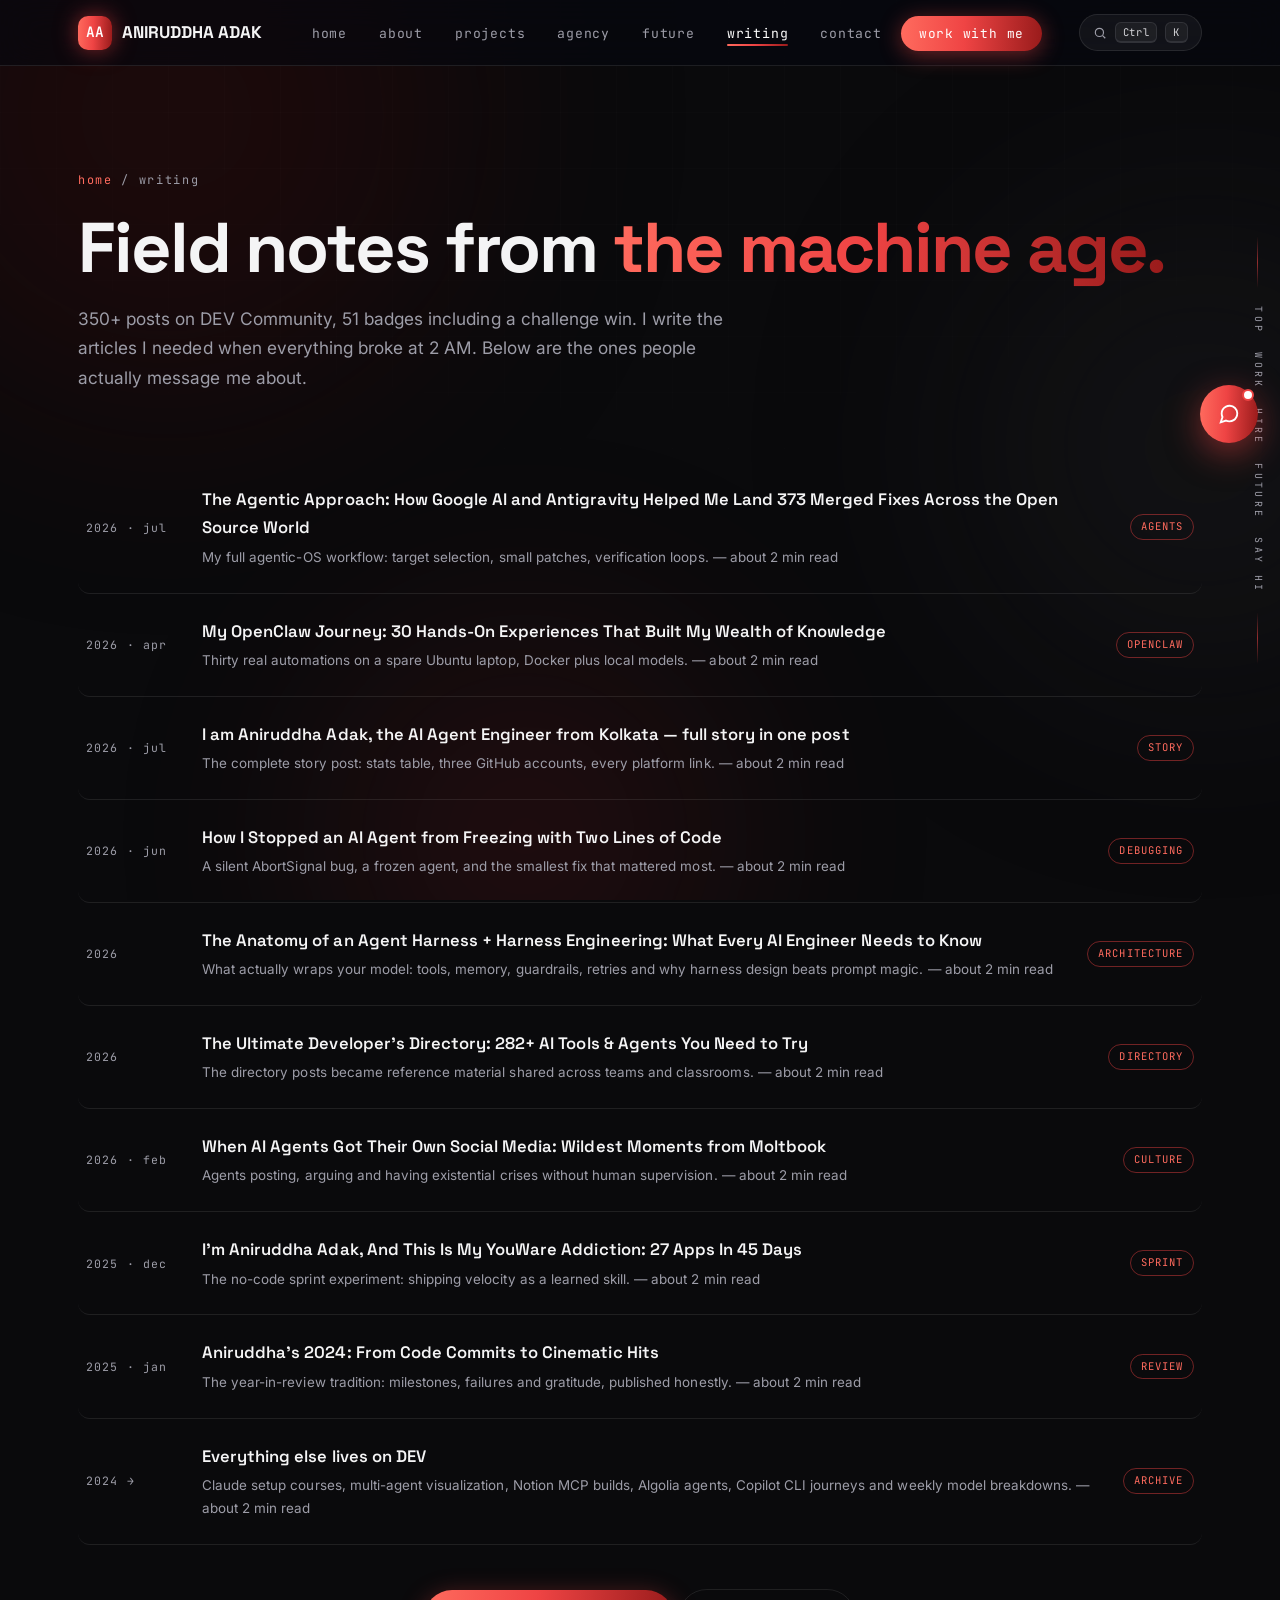
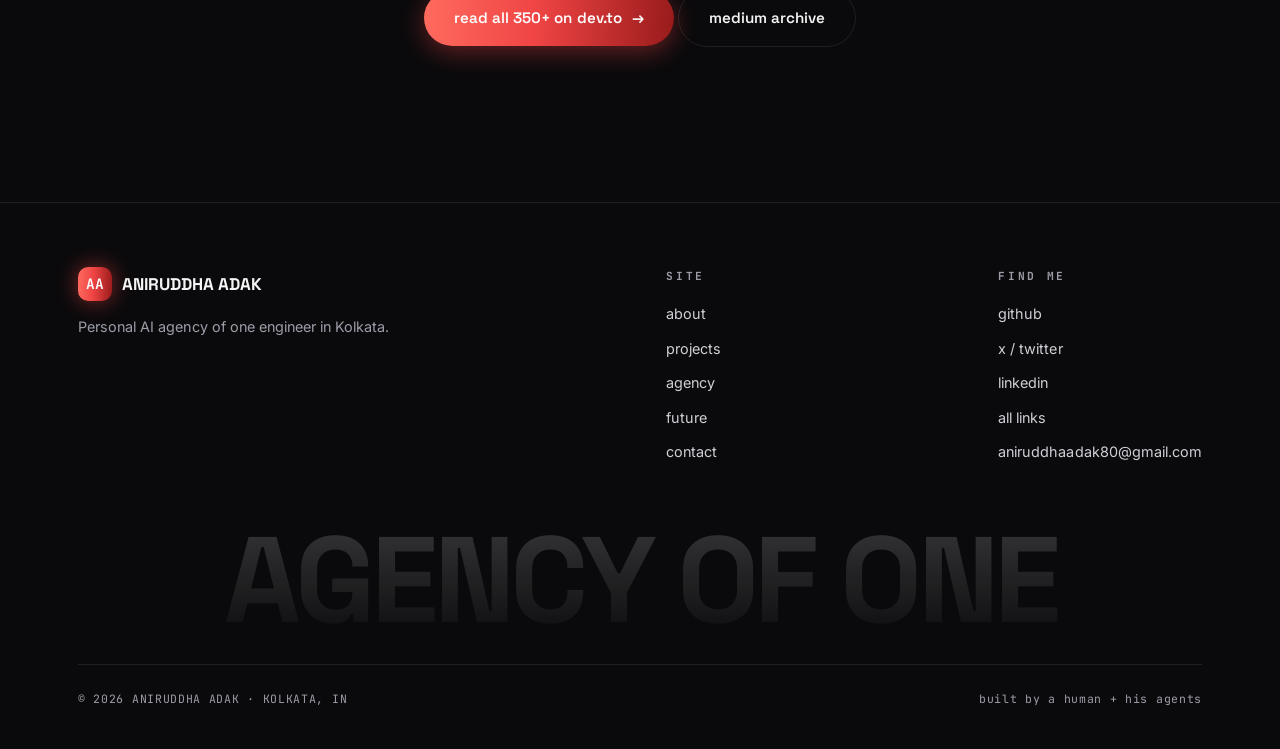
<file: writing.html>
﻿<!DOCTYPE html>
<html lang="en">
<head>
<meta charset="UTF-8">
<meta name="viewport" content="width=device-width, initial-scale=1.0">
<title>Writing — Aniruddha Adak · 350+ Articles on AI Agents, Models &amp; Building</title>
<meta name="description" content="Selected writing by Aniruddha Adak: agent harness engineering, OpenClaw debugging stories, Hacktoberfest chronicles, Gemini builds and AI tool directories. 350+ posts on DEV Community with 51 badges.">
<meta name="author" content="Aniruddha Adak">
<link rel="canonical" href="https://aniruddha-agency.vercel.app/writing.html">
<meta property="og:type" content="website">
<meta property="og:title" content="Writing by Aniruddha Adak — AI Agent Engineer">
<meta name="twitter:card" content="summary_large_image">
<link rel="icon" type="image/svg+xml" href="favicon.svg">
<link rel="manifest" href="manifest.json">
<link rel="apple-touch-icon" href="assets/icon-192.png">
<meta name="apple-mobile-web-app-capable" content="yes">
<link rel="preconnect" href="https://fonts.googleapis.com">
<link rel="preconnect" href="https://fonts.gstatic.com" crossorigin>
<link rel="dns-prefetch" href="https://fonts.googleapis.com">
<link rel="stylesheet" href="styles.css">
<script type="application/ld+json">{"@context":"https://schema.org","@type":"BreadcrumbList","itemListElement":[{"@type":"ListItem","position":1,"name":"Home","item":"https://aniruddha-agency.vercel.app/"},{"@type":"ListItem","position":2,"name":"Writing","item":"https://aniruddha-agency.vercel.app/writing.html"}]}</script>
</head>
<body>

<div class="preloader" aria-hidden="true"><span class="logo-mark">AA</span><span class="pre-name">Aniruddha Adak</span><div class="pre-bar"><i></i></div></div>
<div class="cursor-glow" aria-hidden="true"></div>
<div id="scroll-progress"></div>
<div class="aurora"><span></span><span></span><span></span></div>
<div class="grid-overlay"></div>
<div class="grain" aria-hidden="true"></div>
<div class="side-rail" aria-hidden="true"><a href="#top">top</a><a href="projects.html">work</a><a href="agency.html">hire</a><a href="future.html">future</a><a href="contact.html">say hi</a></div>

<nav class="nav">
  <div class="nav-inner">
    <a href="index.html" class="logo"><span class="logo-mark">AA</span>ANIRUDDHA&nbsp;ADAK</a>
    <ul class="nav-links">
      <li><a href="index.html">home</a></li>
      <li><a href="about.html">about</a></li>
      <li><a href="projects.html">projects</a></li>
      <li><a href="agency.html">agency</a></li>
      <li><a href="future.html">future</a></li>
      <li><a href="writing.html">writing</a></li>
      <li><a href="contact.html">contact</a></li>
      <li><a href="contact.html" class="nav-cta">work with me</a></li>
    </ul>
    <button class="nav-search" data-cmdk-open aria-label="Open command palette (Ctrl+K)"><svg viewBox="0 0 24 24" aria-hidden="true"><circle cx="11" cy="11" r="7"/><line x1="21" y1="21" x2="16.5" y2="16.5"/></svg><span class="kbd">Ctrl</span><span class="kbd">K</span></button>
    <button class="burger" aria-label="Toggle menu"><span></span><span></span><span></span></button>
  </div>
</nav>

<header class="page-hero">
  <div class="wrap">
    <div class="crumb reveal in-view"><a href="index.html">home</a> / writing</div>
    <h1 class="reveal in-view">Field notes from <span class="grad-text">the machine age.</span></h1>
    <p class="lead reveal" data-delay="1">350+ posts on DEV Community, 51 badges including a challenge win. I write the articles I needed when everything broke at 2 AM. Below are the ones people actually message me about.</p>
  </div>
</header>

<section style="padding-top:10px">
  <div class="wrap">
    <div id="dev-live-feed"></div>

    <div class="post-row reveal in-view">
      <span class="post-date">2026 · jul</span>
      <div class="post-title"><b>The Agentic Approach: How Google AI and Antigravity Helped Me Land 373 Merged Fixes Across the Open Source World</b><span>My full agentic-OS workflow: target selection, small patches, verification loops.</span></div>
      <span class="post-tag">agents</span>
    </div>

    <div class="post-row reveal">
      <span class="post-date">2026 · apr</span>
      <div class="post-title"><b>My OpenClaw Journey: 30 Hands-On Experiences That Built My Wealth of Knowledge</b><span>Thirty real automations on a spare Ubuntu laptop, Docker plus local models.</span></div>
      <span class="post-tag">openclaw</span>
    </div>

    <div class="post-row reveal">
      <span class="post-date">2026 · jul</span>
      <div class="post-title"><b>I am Aniruddha Adak, the AI Agent Engineer from Kolkata — full story in one post</b><span>The complete story post: stats table, three GitHub accounts, every platform link.</span></div>
      <span class="post-tag">story</span>
    </div>

    <div class="post-row reveal">
      <span class="post-date">2026 · jun</span>
      <div class="post-title"><b>How I Stopped an AI Agent from Freezing with Two Lines of Code</b><span>A silent AbortSignal bug, a frozen agent, and the smallest fix that mattered most.</span></div>
      <span class="post-tag">debugging</span>
    </div>

    <div class="post-row reveal">
      <span class="post-date">2026</span>
      <div class="post-title"><b>The Anatomy of an Agent Harness + Harness Engineering: What Every AI Engineer Needs to Know</b><span>What actually wraps your model: tools, memory, guardrails, retries and why harness design beats prompt magic.</span></div>
      <span class="post-tag">architecture</span>
    </div>

    <div class="post-row reveal">
      <span class="post-date">2026</span>
      <div class="post-title"><b>The Ultimate Developer's Directory: 282+ AI Tools &amp; Agents You Need to Try</b><span>The directory posts became reference material shared across teams and classrooms.</span></div>
      <span class="post-tag">directory</span>
    </div>

    <div class="post-row reveal">
      <span class="post-date">2026 · feb</span>
      <div class="post-title"><b>When AI Agents Got Their Own Social Media: Wildest Moments from Moltbook</b><span>Agents posting, arguing and having existential crises without human supervision.</span></div>
      <span class="post-tag">culture</span>
    </div>

    <div class="post-row reveal">
      <span class="post-date">2025 · dec</span>
      <div class="post-title"><b>I'm Aniruddha Adak, And This Is My YouWare Addiction: 27 Apps In 45 Days</b><span>The no-code sprint experiment: shipping velocity as a learned skill.</span></div>
      <span class="post-tag">sprint</span>
    </div>

    <div class="post-row reveal">
      <span class="post-date">2025 · jan</span>
      <div class="post-title"><b>Aniruddha's 2024: From Code Commits to Cinematic Hits</b><span>The year-in-review tradition: milestones, failures and gratitude, published honestly.</span></div>
      <span class="post-tag">review</span>
    </div>

    <div class="post-row reveal">
      <span class="post-date">2024 →</span>
      <div class="post-title"><b>Everything else lives on DEV</b><span>Claude setup courses, multi-agent visualization, Notion MCP builds, Algolia agents, Copilot CLI journeys and weekly model breakdowns.</span></div>
      <span class="post-tag">archive</span>
    </div>

    <div class="center mt-4 reveal">
      <a class="btn btn-primary" href="https://dev.to/aniruddhaadak" target="_blank" rel="noopener">read all 350+ on dev.to <span class="arr">&rarr;</span></a>
      <a class="btn btn-ghost" href="https://medium.com/@aniruddhaadak" target="_blank" rel="noopener">medium archive</a>
    </div>
  </div>
</section>

<footer>
  <div class="wrap">
    <div class="foot-grid">
      <div class="foot-brand">
        <a href="index.html" class="logo"><span class="logo-mark">AA</span>ANIRUDDHA&nbsp;ADAK</a>
        <p>Personal AI agency of one engineer in Kolkata.</p>
      </div>
      <div class="foot-col">
        <b>site</b>
        <a href="about.html">about</a>
        <a href="projects.html">projects</a>
        <a href="agency.html">agency</a>
        <a href="future.html">future</a>
        <a href="contact.html">contact</a>
      </div>
      <div class="foot-col">
        <b>find me</b>
        <a href="https://github.com/aniruddhaadak80" target="_blank" rel="noopener">github</a>
        <a href="https://x.com/aniruddhadak" target="_blank" rel="noopener">x / twitter</a>
        <a href="https://www.linkedin.com/in/aniruddha-adak" target="_blank" rel="noopener">linkedin</a>
        <a href="https://linktr.ee/aniruddha.adak" target="_blank" rel="noopener">all links</a>
        <a href="mailto:aniruddhaadak80@gmail.com">aniruddhaadak80@gmail.com</a>
      </div>
    </div>
    <div class="foot-word">AGENCY OF ONE</div>
    <div class="foot-base">
      <span>&copy; <span data-year>2026</span> ANIRUDDHA ADAK &middot; KOLKATA, IN</span>
      <span>built by a human + his agents</span>
    </div>
  </div>
</footer>
<button class="back-top" aria-label="Back to top">&uarr;</button>
<div class="toast" role="status"></div>
<div class="cmdk-overlay"><div class="cmdk"><input class="cmdk-input" placeholder="Type a page, platform, action..." aria-label="Command palette"><ul class="cmdk-list"></ul><div class="cmdk-hint"><span class="kbd">Ctrl</span> + <span class="kbd">K</span> open &middot; <span class="kbd">Esc</span> close &middot; <span class="kbd">&uarr;&darr;</span> navigate</div></div></div>
<script src="script.js"></script>
</body>
</html>
</file>
<file: styles.css>
/* ============================================================
   ANIRUDDHA ADAK — PERSONAL AI AGENCY
   Theme: obsidian black · white · crimson red
   ============================================================ */
@import url('https://fonts.googleapis.com/css2?family=Space+Grotesk:wght@400;500;600;700&family=Inter:wght@300;400;500;600&family=JetBrains+Mono:ital,wght@0,400;0,600;1,400&family=Playfair+Display:ital,wght@1,400;1,600&display=swap');

:root{
  --bg:#0a0a0c;
  --bg-2:#101013;
  --panel:rgba(255,255,255,.035);
  --line:rgba(255,255,255,.09);
  --text:#f4f4f5;
  --muted:#9d9da8;
  --red:#ef4444;
  --red-deep:#b91c1c;
  --red-dark:#7f1d1d;
  --red-bright:#ff6b5e;
  --white:#fafafa;
  --orange:#f97316;
  --grad:linear-gradient(92deg,#ff6b5e 0%,#ef4444 45%,#991b1b 100%);
  --grad-soft:linear-gradient(135deg,rgba(239,68,68,.16),rgba(239,68,68,.06) 60%,rgba(255,255,255,.04));
  --radius:18px;
  --max:1180px;
  --font-display:'Space Grotesk',sans-serif;
  --font-body:'Inter',sans-serif;
  --font-mono:'JetBrains Mono',monospace;
  --font-serif:'Playfair Display',serif;
}

*{margin:0;padding:0;box-sizing:border-box}
html{scroll-behavior:smooth}
body{background:var(--bg);color:var(--text);font-family:var(--font-body);line-height:1.7;overflow-x:hidden;-webkit-font-smoothing:antialiased}
img{max-width:100%;display:block}
a{color:inherit;text-decoration:none}
::selection{background:rgba(239,68,68,.6);color:#fff}
::-webkit-scrollbar{width:11px}
::-webkit-scrollbar-track{background:#0c0c0e}
::-webkit-scrollbar-thumb{background:linear-gradient(180deg,#ff6b5e,#ef4444,#7f1d1d);border-radius:99px;border:3px solid #0c0c0e}

/* ---------- scroll progress ---------- */
#scroll-progress{position:fixed;top:0;left:0;height:3px;width:0;background:var(--grad);z-index:200;box-shadow:0 0 12px rgba(239,68,68,.8);transition:width .1s linear}

/* ---------- ambient background ---------- */
.aurora{position:fixed;inset:0;z-index:-2;overflow:hidden;pointer-events:none}
.aurora span{position:absolute;border-radius:50%;filter:blur(120px);opacity:.3;animation:drift 28s ease-in-out infinite alternate}
.aurora span:nth-child(1){width:46vw;height:46vw;background:#450a0a;top:-14vw;left:-10vw}
.aurora span:nth-child(2){width:36vw;height:36vw;background:#27272a;top:24vh;right:-12vw;animation-delay:-9s}
.aurora span:nth-child(3){width:30vw;height:30vw;background:#7f1d1d;bottom:-10vw;left:26vw;animation-delay:-16s;opacity:.22}
@keyframes drift{from{transform:translate(0,0) scale(1)}to{transform:translate(6vw,-4vh) scale(1.18)}}
.grid-overlay{position:fixed;inset:0;z-index:-1;pointer-events:none;opacity:.5;background-image:linear-gradient(rgba(255,255,255,.025) 1px,transparent 1px),linear-gradient(90deg,rgba(255,255,255,.025) 1px,transparent 1px);background-size:56px 56px;-webkit-mask-image:radial-gradient(ellipse 90% 70% at 50% 0%,#000 40%,transparent 100%);mask-image:radial-gradient(ellipse 90% 70% at 50% 0%,#000 40%,transparent 100%)}

/* ---------- layout ---------- */
.wrap{max-width:var(--max);margin:0 auto;padding:0 28px}
section{padding:96px 0;position:relative}
.eyebrow{font-family:var(--font-mono);font-size:.78rem;letter-spacing:.32em;text-transform:uppercase;color:var(--red-bright);display:inline-flex;align-items:center;gap:12px;margin-bottom:20px}
.eyebrow::before{content:"";width:34px;height:1px;background:var(--grad)}
.h2{font-family:var(--font-display);font-size:clamp(2rem,4.4vw,3.2rem);line-height:1.12;font-weight:700;letter-spacing:-.02em;margin-bottom:18px}
.lead{color:var(--muted);font-size:1.08rem;max-width:680px}
.serif-note{font-family:var(--font-serif);font-style:italic;font-size:clamp(1.25rem,2.4vw,1.7rem);line-height:1.5;color:#e4e4e7;max-width:820px}
.grad-text{background:var(--grad);-webkit-background-clip:text;background-clip:text;color:transparent}
.mono{font-family:var(--font-mono)}
.center{text-align:center}
.center .eyebrow::before{display:none}
.center .lead{margin:0 auto}

/* ---------- nav ---------- */
.nav{position:fixed;top:0;left:0;right:0;z-index:100;backdrop-filter:blur(18px);-webkit-backdrop-filter:blur(18px);background:rgba(10,10,12,.62);border-bottom:1px solid var(--line);transition:background .3s ease}
.nav-inner{max-width:var(--max);margin:0 auto;padding:14px 28px;display:flex;align-items:center;justify-content:space-between;gap:20px}
.logo{font-family:var(--font-display);font-weight:700;font-size:1.06rem;display:flex;align-items:center;gap:10px;white-space:nowrap}
.logo-mark{width:34px;height:34px;border-radius:10px;background:var(--grad);display:grid;place-items:center;font-family:var(--font-mono);font-weight:600;font-size:.9rem;color:#fff;box-shadow:0 0 22px rgba(239,68,68,.55);animation:pulseGlow 3.2s ease-in-out infinite}
@keyframes pulseGlow{0%,100%{box-shadow:0 0 14px rgba(239,68,68,.4)}50%{box-shadow:0 0 30px rgba(239,68,68,.75)}}
.nav-links{display:flex;align-items:center;gap:6px;list-style:none}
.nav-links a{font-family:var(--font-mono);font-size:.82rem;letter-spacing:.06em;color:var(--muted);padding:8px 13px;border-radius:10px;position:relative;transition:color .25s,background .25s}
.nav-links a:hover{color:#fff;background:rgba(255,255,255,.06)}
.nav-links a.active{color:#fff}
.nav-links a.active::after{content:"";position:absolute;left:13px;right:13px;bottom:4px;height:2px;border-radius:2px;background:var(--grad)}
.nav-cta{font-family:var(--font-mono);font-size:.8rem !important;color:#fff !important;padding:9px 18px !important;border-radius:99px !important;background:var(--grad);box-shadow:0 4px 22px rgba(239,68,68,.45);transition:transform .25s,box-shadow .25s}
.nav-cta:hover{transform:translateY(-2px);box-shadow:0 8px 30px rgba(239,68,68,.65)}
.burger{display:none;background:none;border:0;cursor:pointer;padding:8px;z-index:120}
.burger span{display:block;width:24px;height:2px;background:#fff;margin:5px 0;border-radius:2px;transition:.3s}
.burger.open span:nth-child(1){transform:translateY(7px) rotate(45deg)}
.burger.open span:nth-child(2){opacity:0}
.burger.open span:nth-child(3){transform:translateY(-7px) rotate(-45deg)}
@media(max-width:880px){
  .burger{display:block}
  .nav-links{position:fixed;inset:0;background:rgba(10,10,12,.97);backdrop-filter:blur(20px);flex-direction:column;justify-content:center;gap:10px;opacity:0;pointer-events:none;transition:opacity .3s ease}
  .nav-links.open{opacity:1;pointer-events:auto}
  .nav-links a{font-size:1.15rem;padding:14px 26px}
}

/* ---------- hero ---------- */
.hero{min-height:100svh;display:flex;align-items:center;padding:150px 0 70px;position:relative}
#particles{position:absolute;inset:0;width:100%;height:100%;z-index:-1;opacity:.85}
.hero-grid{display:grid;grid-template-columns:1.15fr .85fr;gap:56px;align-items:center}
@media(max-width:960px){.hero-grid{grid-template-columns:1fr;gap:44px}}
.status-pill{display:inline-flex;align-items:center;gap:10px;align-self:flex-start;font-family:var(--font-mono);font-size:.78rem;letter-spacing:.14em;color:#fecaca;border:1px solid rgba(239,68,68,.4);border-radius:99px;padding:8px 18px;background:rgba(239,68,68,.08);margin-bottom:30px;text-transform:uppercase}
.dot{width:8px;height:8px;border-radius:50%;background:var(--red-bright);box-shadow:0 0 12px var(--red-bright);animation:blink 1.8s infinite}
@keyframes blink{0%,100%{opacity:1}50%{opacity:.25}}
.hero h1{font-family:var(--font-display);font-weight:700;letter-spacing:-.03em;line-height:1.02;font-size:clamp(2.6rem,6.6vw,5rem);margin-bottom:8px}
.hero h1 .row2{display:block}
.role-line{font-family:var(--font-mono);font-size:clamp(.95rem,2.2vw,1.35rem);color:var(--muted);margin:26px 0 20px;min-height:2.2em;display:flex;align-items:center;gap:10px;flex-wrap:wrap}
.role-line .caret{width:11px;height:1.35em;background:var(--red-bright);animation:blink 1s steps(1) infinite}
.hero p.lead{margin-bottom:42px}
.hero-actions{display:flex;gap:16px;flex-wrap:wrap;align-items:center}
.hero-meta{display:flex;gap:34px;flex-wrap:wrap;margin-top:56px}
.hero-meta div strong{font-family:var(--font-display);font-size:1.5rem;display:block;letter-spacing:-.01em}
.hero-meta div span{font-family:var(--font-mono);font-size:.74rem;color:var(--muted);letter-spacing:.12em;text-transform:uppercase}
.scroll-hint{position:absolute;bottom:26px;left:50%;transform:translateX(-50%);font-family:var(--font-mono);font-size:.7rem;letter-spacing:.3em;color:var(--muted);text-transform:uppercase;animation:bob 2.2s ease-in-out infinite}
@keyframes bob{0%,100%{transform:translate(-50%,0)}50%{transform:translate(-50%,9px)}}

/* ---------- portrait ---------- */
.portrait-wrap{position:relative;display:flex;justify-content:center}
.portrait{
  position:relative;width:min(360px,78vw);aspect-ratio:1;border-radius:50%;
  padding:10px;animation:floaty 7s ease-in-out infinite;
}
@keyframes floaty{0%,100%{transform:translateY(0)}50%{transform:translateY(-14px)}}
.portrait::before{
  content:"";position:absolute;inset:-6px;border-radius:50%;z-index:0;
  background:conic-gradient(from 0deg,#ff6b5e,#7f1d1d,#fafafa,#ef4444,#ff6b5e);
  animation:spin 9s linear infinite;filter:blur(1px);
}
.portrait::after{
  content:"";position:absolute;inset:-30px;border-radius:50%;z-index:-1;
  background:radial-gradient(circle,rgba(239,68,68,.35),transparent 65%);
  animation:pulseGlow 3.4s ease-in-out infinite;
}
@keyframes spin{to{transform:rotate(360deg)}}
.portrait img{
  position:relative;z-index:1;width:100%;height:100%;object-fit:cover;border-radius:50%;
  border:4px solid #0a0a0c;
  transition:transform .5s cubic-bezier(.2,.8,.2,1),box-shadow .5s;
}
.portrait:hover img{transform:scale(1.04) rotate(1deg);box-shadow:0 20px 70px rgba(239,68,68,.35)}
.portrait-badge{
  position:absolute;z-index:2;bottom:8%;left:-6%;
  font-family:var(--font-mono);font-size:.72rem;letter-spacing:.14em;color:#fff;
  background:rgba(10,10,12,.85);border:1px solid rgba(239,68,68,.5);border-radius:99px;
  padding:8px 16px;backdrop-filter:blur(8px);animation:floaty 7s ease-in-out infinite reverse;
}
@media(max-width:960px){.portrait-wrap{order:-1}}
.portrait-sm{width:min(210px,52vw);margin-top:36px}
.portrait-sm .portrait{width:100%}
.portrait-sm .portrait::after{inset:-20px}

/* ---------- buttons ---------- */
.btn{display:inline-flex;align-items:center;gap:10px;font-family:var(--font-display);font-weight:600;font-size:.95rem;padding:15px 30px;border-radius:99px;border:0;cursor:pointer;transition:transform .25s cubic-bezier(.2,.8,.2,1),box-shadow .25s,color .25s,border-color .25s,background .25s}
.btn-primary{background:var(--grad);color:#fff;box-shadow:0 6px 26px rgba(239,68,68,.4)}
.btn-primary:hover{transform:translateY(-3px) scale(1.02);box-shadow:0 12px 40px rgba(239,68,68,.55)}
.btn-ghost{background:transparent;color:var(--text);border:1px solid var(--line)}
.btn-ghost:hover{border-color:var(--red-bright);color:var(--red-bright);transform:translateY(-3px)}
.btn .arr{transition:transform .25s;display:inline-block}
.btn:hover .arr{transform:translateX(5px)}

/* ---------- marquee ---------- */
.marquee{overflow:hidden;border-top:1px solid var(--line);border-bottom:1px solid var(--line);background:rgba(255,255,255,.02);padding:17px 0;white-space:nowrap}
.marquee-track{display:inline-block;animation:scrollX 38s linear infinite}
.marquee:hover .marquee-track{animation-play-state:paused}
.marquee-track span{font-family:var(--font-mono);font-size:.86rem;color:#b3b3bd;letter-spacing:.05em;margin:0 26px}
.marquee-track b{color:var(--red-bright);font-weight:400;margin:0 6px}
@keyframes scrollX{from{transform:translateX(0)}to{transform:translateX(-50%)}}

/* ---------- cards ---------- */
.grid{display:grid;gap:22px}
.g3{grid-template-columns:repeat(3,1fr)}
.g2{grid-template-columns:repeat(2,1fr)}
.g4{grid-template-columns:repeat(4,1fr)}
@media(max-width:960px){.g3,.g4{grid-template-columns:repeat(2,1fr)}}
@media(max-width:640px){.g2,.g3,.g4{grid-template-columns:1fr}}
.card{position:relative;background:var(--panel);border:1px solid var(--line);border-radius:var(--radius);padding:30px;overflow:hidden;transition:transform .35s cubic-bezier(.2,.8,.2,1),box-shadow .35s,border-color .35s;transform-style:preserve-3d;will-change:transform}
.card::before{content:"";position:absolute;inset:0;border-radius:inherit;padding:1px;background:var(--grad);opacity:0;transition:opacity .4s;-webkit-mask:linear-gradient(#000 0 0) content-box,linear-gradient(#000 0 0);-webkit-mask-composite:xor;mask-composite:exclude;pointer-events:none}
.card:hover{transform:translateY(-7px);box-shadow:0 24px 60px rgba(0,0,0,.55);border-color:rgba(239,68,68,.35)}
.card:hover::before,.card:hover .card-glow{opacity:1}
.card-glow{position:absolute;width:280px;height:280px;border-radius:50%;filter:blur(90px);opacity:0;transition:opacity .45s;pointer-events:none;top:-120px;right:-80px}
.card-icon{width:52px;height:52px;border-radius:14px;display:grid;place-items:center;margin-bottom:20px;font-size:1.45rem;background:var(--grad-soft);border:1px solid rgba(239,68,68,.3);transition:transform .35s}
.card:hover .card-icon{transform:scale(1.12) rotate(-6deg)}
.card h3{font-family:var(--font-display);font-size:1.18rem;margin-bottom:10px;letter-spacing:-.01em}
.card p{color:var(--muted);font-size:.94rem}
.tags{display:flex;flex-wrap:wrap;gap:8px;margin-top:18px}
.tag{font-family:var(--font-mono);font-size:.68rem;letter-spacing:.06em;color:#fecaca;border:1px solid rgba(239,68,68,.35);border-radius:99px;padding:4px 11px;background:rgba(239,68,68,.06)}

/* ---------- projects ---------- */
.project-card{display:flex;flex-direction:column;cursor:pointer}
.project-top{display:flex;justify-content:space-between;align-items:flex-start;margin-bottom:16px;gap:10px}
.proj-num{font-family:var(--font-mono);font-size:.72rem;color:var(--muted);letter-spacing:.2em}
.proj-arrow{width:38px;height:38px;border-radius:50%;display:grid;place-items:center;border:1px solid var(--line);color:var(--muted);transition:all .3s;flex-shrink:0}
.project-card .thumb{height:170px;border-radius:12px;margin-bottom:20px;position:relative;overflow:hidden;border:1px solid var(--line)}
.project-card .thumb img{width:100%;height:100%;object-fit:cover;transition:transform .6s cubic-bezier(.2,.8,.2,1)}
.project-card:hover .thumb img{transform:scale(1.08)}
.project-card .thumb::after{content:"";position:absolute;inset:0;background:linear-gradient(180deg,transparent 55%,rgba(10,10,12,.55));pointer-events:none}
.project-card .thumb .shine{position:absolute;top:0;left:-80%;width:50%;height:100%;background:linear-gradient(100deg,transparent,rgba(255,255,255,.22),transparent);transform:skewX(-20deg);transition:left .7s ease;pointer-events:none;z-index:2}
.project-card:hover .thumb .shine{left:130%}
.links-row{display:flex;gap:14px;margin-top:auto;padding-top:18px;flex-wrap:wrap}
.links-row a{font-family:var(--font-mono);font-size:.75rem;letter-spacing:.08em;color:var(--red-bright);border-bottom:1px dashed rgba(239,68,68,.5);padding-bottom:2px;transition:color .25s,border-color .25s}
.links-row a:hover{color:#fff;border-color:#fff}
.badge-live{font-family:var(--font-mono);font-size:.64rem;color:var(--red-bright);border:1px solid rgba(239,68,68,.5);border-radius:99px;padding:3px 10px;letter-spacing:.1em;white-space:nowrap}
.chips{display:flex;flex-wrap:wrap;gap:10px;margin:34px 0 44px}
.chip{font-family:var(--font-mono);font-size:.76rem;letter-spacing:.08em;cursor:pointer;color:var(--muted);border:1px solid var(--line);background:transparent;border-radius:99px;padding:9px 19px;transition:all .25s}
.chip:hover{color:#fff;border-color:var(--red)}
.chip.active{background:var(--grad);color:#fff;border-color:transparent;font-weight:600}
.hide-proj{display:none !important}

/* ---------- stats band ---------- */
.stats-band{border-top:1px solid var(--line);border-bottom:1px solid var(--line);background:rgba(255,255,255,.015)}
.stat{text-align:center;padding:14px 10px}
.stat b{font-family:var(--font-display);font-weight:700;font-size:clamp(2rem,4vw,3rem);letter-spacing:-.02em;background:var(--grad);-webkit-background-clip:text;background-clip:text;color:transparent;display:block}
.stat span{font-family:var(--font-mono);font-size:.72rem;color:var(--muted);letter-spacing:.16em;text-transform:uppercase}

/* ---------- timeline ---------- */
.timeline{position:relative;margin-top:56px}
.timeline::before{content:"";position:absolute;left:9px;top:4px;bottom:4px;width:2px;background:linear-gradient(180deg,#ff6b5e,#ef4444,#7f1d1d);border-radius:2px}
.t-item{position:relative;padding:0 0 46px 48px}
.t-item:last-child{padding-bottom:0}
.t-item::before{content:"";position:absolute;left:0;top:6px;width:20px;height:20px;border-radius:50%;background:var(--bg);border:2px solid var(--red-bright);box-shadow:0 0 0 5px rgba(239,68,68,.14)}
.t-item:nth-child(even)::before{border-color:#fafafa;box-shadow:0 0 0 5px rgba(255,255,255,.1)}
.t-date{font-family:var(--font-mono);font-size:.74rem;letter-spacing:.18em;color:var(--red-bright);text-transform:uppercase}
.t-item h3{font-family:var(--font-display);font-size:1.25rem;margin:8px 0}
.t-item p{color:var(--muted);font-size:.96rem;max-width:720px}

/* ---------- future split panels ---------- */
.split{display:grid;grid-template-columns:1fr 1fr;gap:26px}
@media(max-width:860px){.split{grid-template-columns:1fr}}
.panel{border-radius:calc(var(--radius) + 6px);padding:44px 36px;position:relative;overflow:hidden;border:1px solid var(--line)}
.panel-hope{background:linear-gradient(160deg,rgba(255,255,255,.07),rgba(239,68,68,.05) 60%,transparent)}
.panel-doom{background:linear-gradient(160deg,rgba(239,68,68,.12),rgba(127,29,29,.08) 60%,transparent)}
.panel .big-emoji{font-size:2.2rem;margin-bottom:18px;display:block}
.panel h3{font-family:var(--font-display);font-size:1.6rem;margin-bottom:8px}
.panel .sub{font-family:var(--font-mono);font-size:.72rem;letter-spacing:.22em;text-transform:uppercase;margin-bottom:26px}
.panel-hope .sub{color:#e4e4e7}
.panel-doom .sub{color:var(--red-bright)}
.predict{padding:18px 0;border-top:1px dashed var(--line)}
.predict:first-of-type{border-top:0}
.predict b{font-family:var(--font-display);display:block;font-size:1.02rem;margin-bottom:5px}
.predict span{font-size:.88rem;color:var(--muted)}
.odds{float:right;font-family:var(--font-mono);font-size:.7rem;letter-spacing:.08em;border-radius:99px;padding:3px 11px;margin-left:12px;white-space:nowrap}
.odds.high{color:#fafafa;border:1px solid rgba(255,255,255,.45)}
.odds.mid{color:var(--orange);border:1px solid rgba(249,115,22,.5)}
.odds.wild{color:var(--red-bright);border:1px solid rgba(239,68,68,.55)}

/* ---------- manifesto / faq / cta ---------- */
.manifesto{border:1px solid var(--line);border-radius:calc(var(--radius) + 8px);background:radial-gradient(ellipse 60% 90% at 85% 10%,rgba(239,68,68,.13),transparent),radial-gradient(ellipse 50% 80% at 10% 90%,rgba(255,255,255,.05),transparent),var(--panel);padding:clamp(36px,6vw,84px)}
.manifesto .serif-note em{color:var(--red-bright)}
.sig{font-family:var(--font-mono);font-size:.78rem;color:var(--muted);letter-spacing:.14em;margin-top:34px;display:block}
.sig b{background:var(--grad);-webkit-background-clip:text;background-clip:text;color:transparent}
.faq{border:1px solid var(--line);border-radius:16px;background:var(--panel);margin-bottom:14px;overflow:hidden}
.faq summary{cursor:pointer;list-style:none;padding:22px 26px;font-family:var(--font-display);font-weight:600;display:flex;justify-content:space-between;align-items:center;gap:16px;transition:color .25s}
.faq summary::-webkit-details-marker{display:none}
.faq summary::after{content:"+";font-family:var(--font-mono);font-size:1.3rem;color:var(--red-bright);transition:transform .3s;flex-shrink:0}
.faq[open] summary::after{transform:rotate(45deg)}
.faq[open] summary{color:var(--red-bright)}
.faq p{padding:0 26px 24px;color:var(--muted);font-size:.94rem}
.cta-band{text-align:center;border:1px solid var(--line);border-radius:calc(var(--radius)+8px);padding:clamp(46px,7vw,90px) 28px;position:relative;overflow:hidden;background:radial-gradient(ellipse 55% 100% at 50% 0%,rgba(239,68,68,.18),transparent),radial-gradient(ellipse 45% 90% at 15% 100%,rgba(255,255,255,.06),transparent),var(--panel)}
.cta-band h2{font-family:var(--font-display);font-size:clamp(1.9rem,4.6vw,3.4rem);letter-spacing:-.02em;line-height:1.08;margin-bottom:16px;overflow-wrap:anywhere}
.cta-band p{color:var(--muted);max-width:560px;margin:0 auto 36px}

/* ---------- writing rows ---------- */
.post-row{display:flex;align-items:center;gap:24px;padding:24px 8px;border-bottom:1px solid var(--line);transition:background .25s,padding .25s;border-radius:12px;flex-wrap:wrap}
.post-row:hover{background:rgba(239,68,68,.05);padding-left:18px}
.post-date{font-family:var(--font-mono);font-size:.72rem;color:var(--muted);letter-spacing:.1em;min-width:92px}
.post-title{flex:1;min-width:220px}
.post-title b{font-family:var(--font-display);font-weight:600;font-size:1.04rem;transition:color .25s}
.post-row:hover .post-title b{color:var(--red-bright)}
.post-title span{display:block;color:var(--muted);font-size:.84rem;margin-top:3px}
.post-tag{font-family:var(--font-mono);font-size:.66rem;letter-spacing:.1em;text-transform:uppercase;color:var(--red-bright);border:1px solid rgba(239,68,68,.45);padding:3px 10px;border-radius:99px}

/* ---------- link tiles ---------- */
.link-tile{display:flex;align-items:center;gap:18px;padding:24px 26px;border-radius:16px;border:1px solid var(--line);background:var(--panel);transition:transform .3s cubic-bezier(.2,.8,.2,1),border-color .3s,background .3s}
.link-tile:hover{transform:translateY(-4px);border-color:rgba(239,68,68,.55);background:rgba(239,68,68,.06)}
.link-tile .lt-icon{width:46px;height:46px;border-radius:12px;background:var(--grad-soft);border:1px solid rgba(239,68,68,.3);display:grid;place-items:center;font-size:1.25rem;flex-shrink:0}
.link-tile b{font-family:var(--font-display);display:block;font-size:.98rem}
.link-tile > span:last-child span{font-family:var(--font-mono);font-size:.74rem;color:var(--muted)}

/* ---------- footer ---------- */
footer{border-top:1px solid var(--line);padding:64px 0 40px;margin-top:60px}
.foot-grid{display:flex;justify-content:space-between;gap:40px;flex-wrap:wrap;margin-bottom:48px}
.foot-brand p{color:var(--muted);font-size:.9rem;max-width:320px;margin-top:14px}
.foot-col b{font-family:var(--font-mono);font-size:.7rem;letter-spacing:.24em;text-transform:uppercase;color:var(--muted);display:block;margin-bottom:16px}
.foot-col a{display:block;color:#cfcfd6;font-size:.9rem;margin-bottom:10px;transition:color .2s,transform .2s}
.foot-col a:hover{color:var(--red-bright);transform:translateX(4px)}
.foot-word{font-family:var(--font-display);font-weight:700;letter-spacing:-.04em;line-height:.95;text-align:center;font-size:clamp(2.6rem,10vw,7.6rem);background:linear-gradient(180deg,rgba(244,244,245,.18),rgba(244,244,245,.02));-webkit-background-clip:text;background-clip:text;color:transparent;user-select:none;margin-bottom:26px}
.foot-base{display:flex;justify-content:space-between;gap:14px;flex-wrap:wrap;border-top:1px solid var(--line);padding-top:24px;font-family:var(--font-mono);font-size:.72rem;color:var(--muted);letter-spacing:.06em}

/* ---------- reveals & page hero ---------- */
.reveal{opacity:0;transform:translateY(34px);transition:opacity .8s cubic-bezier(.2,.8,.2,1),transform .8s cubic-bezier(.2,.8,.2,1)}
.reveal.in-view{opacity:1;transform:none}
.reveal[data-delay="1"]{transition-delay:.1s}
.reveal[data-delay="2"]{transition-delay:.2s}
.reveal[data-delay="3"]{transition-delay:.3s}
.reveal[data-delay="4"]{transition-delay:.42s}
.reveal[data-delay="5"]{transition-delay:.54s}
@media(prefers-reduced-motion:reduce){*,*::before,*::after{animation-duration:.001s !important;transition-duration:.001s !important}}
.page-hero{padding:170px 0 60px}
.crumb{font-family:var(--font-mono);font-size:.74rem;color:var(--muted);letter-spacing:.14em;margin-bottom:22px}
.crumb a{color:var(--red-bright)}
.page-hero h1{font-family:var(--font-display);font-weight:700;letter-spacing:-.03em;line-height:1.05;font-size:clamp(2.4rem,6vw,4.4rem);margin-bottom:18px}
.code-line{display:inline-flex;gap:10px;align-items:center;font-family:var(--font-mono);font-size:.82rem;color:#fecaca;background:rgba(239,68,68,.07);border:1px solid rgba(239,68,68,.3);border-radius:12px;padding:12px 20px;margin-top:34px}
.code-line i{color:var(--red-bright);font-style:normal}
.mt-2{margin-top:22px}.mt-4{margin-top:44px}.mt-6{margin-top:66px}.mb-4{margin-bottom:44px}
.note-strip{font-family:var(--font-mono);font-size:.78rem;color:var(--orange);border:1px dashed rgba(249,115,22,.5);border-radius:12px;padding:14px 20px;background:rgba(249,115,22,.05)}

/* ---------- nav search + hero hint ---------- */
.nav-search{display:inline-flex;align-items:center;gap:8px;background:rgba(255,255,255,.05);border:1px solid var(--line);border-radius:99px;padding:7px 13px;color:var(--muted);cursor:pointer;font-family:var(--font-mono);font-size:.72rem;letter-spacing:.06em;transition:all .25s;flex-shrink:0}
.nav-search svg{width:14px;height:14px;stroke:currentColor;fill:none;stroke-width:2}
.nav-search:hover{color:#fff;border-color:rgba(239,68,68,.55);background:rgba(239,68,68,.08)}
.hero-hint{display:inline-flex;align-items:center;gap:7px;margin-top:22px;font-family:var(--font-mono);font-size:.74rem;color:var(--muted);letter-spacing:.05em;cursor:pointer;transition:color .25s;flex-wrap:wrap}
.hero-hint:hover{color:var(--red-bright)}
@media(max-width:640px){.nav-search .kbd{display:none}.nav-search{padding:8px 10px}}

/* ---------- github links ---------- */
.gh-link{display:inline-flex;align-items:center;gap:7px;font-family:var(--font-mono);font-size:.75rem;letter-spacing:.08em;color:var(--red-bright);border-bottom:1px dashed rgba(239,68,68,.5);padding-bottom:2px;transition:color .25s,border-color .25s}
.gh-link svg{width:15px;height:15px;fill:currentColor;transition:transform .3s}
.gh-link:hover{color:#fff;border-color:#fff}
.gh-link:hover svg{transform:rotate(-12deg) scale(1.15)}
.gh-float{display:inline-flex;align-items:center;justify-content:center;gap:8px;font-family:var(--font-mono);font-size:.72rem;letter-spacing:.1em;color:#fff;border:1px solid rgba(239,68,68,.5);border-radius:99px;padding:6px 14px;background:rgba(239,68,68,.12);transition:all .3s}
.gh-float svg{width:14px;height:14px;fill:currentColor}
.gh-float:hover{background:var(--grad);border-color:transparent;transform:translateY(-2px);box-shadow:0 8px 24px rgba(239,68,68,.4)}

/* ---------- back to top ---------- */
.back-top{position:fixed;right:22px;bottom:22px;z-index:150;width:48px;height:48px;border-radius:50%;border:1px solid rgba(239,68,68,.5);background:rgba(10,10,12,.85);backdrop-filter:blur(8px);color:var(--red-bright);font-size:1.15rem;cursor:pointer;opacity:0;pointer-events:none;transform:translateY(14px);transition:all .35s cubic-bezier(.2,.8,.2,1)}
.back-top.show{opacity:1;pointer-events:auto;transform:none}
.back-top:hover{background:var(--grad);color:#fff;box-shadow:0 10px 30px rgba(239,68,68,.45)}

/* ---------- toast ---------- */
.toast{position:fixed;left:50%;bottom:30px;transform:translate(-50%,80px);z-index:300;font-family:var(--font-mono);font-size:.8rem;letter-spacing:.06em;color:#fff;background:rgba(20,20,24,.95);border:1px solid rgba(239,68,68,.55);border-radius:99px;padding:12px 24px;opacity:0;transition:all .4s cubic-bezier(.2,.8,.2,1);pointer-events:none}
.toast.show{opacity:1;transform:translate(-50%,0)}

/* ---------- command palette ---------- */
.cmdk-overlay{position:fixed;inset:0;z-index:400;background:rgba(5,5,6,.7);backdrop-filter:blur(6px);display:none;align-items:flex-start;justify-content:center;padding-top:14vh}
.cmdk-overlay.open{display:flex}
.cmdk{width:min(560px,92vw);background:#101014;border:1px solid rgba(239,68,68,.4);border-radius:16px;overflow:hidden;box-shadow:0 30px 90px rgba(0,0,0,.7);animation:cmdkIn .22s cubic-bezier(.2,.8,.2,1)}
@keyframes cmdkIn{from{opacity:0;transform:translateY(-14px) scale(.98)}to{opacity:1;transform:none}}
.cmdk-input{width:100%;background:transparent;border:0;border-bottom:1px solid var(--line);padding:18px 22px;color:var(--text);font-family:var(--font-mono);font-size:.95rem;outline:none}
.cmdk-input::placeholder{color:var(--muted)}
.cmdk-list{list-style:none;max-height:320px;overflow-y:auto;padding:8px}
.cmdk-list li{padding:12px 16px;border-radius:10px;display:flex;justify-content:space-between;align-items:center;cursor:pointer;font-size:.9rem;color:#d4d4d8}
.cmdk-list li span{font-family:var(--font-mono);font-size:.68rem;color:var(--muted)}
.cmdk-list li:hover,.cmdk-list li.sel{background:rgba(239,68,68,.14);color:#fff}
.cmdk-hint{font-family:var(--font-mono);font-size:.66rem;color:var(--muted);padding:10px 18px;border-top:1px solid var(--line);letter-spacing:.08em}
.kbd{font-family:var(--font-mono);font-size:.66rem;border:1px solid var(--line);border-bottom-width:2px;border-radius:6px;padding:2px 7px;color:#d4d4d8;background:rgba(255,255,255,.05)}

/* ---------- toolbox skills ---------- */
.tool-row{display:grid;grid-template-columns:130px 1fr 52px;align-items:center;gap:16px;padding:13px 0;border-bottom:1px dashed var(--line)}
.tool-row:last-child{border-bottom:0}
.tool-row b{font-family:var(--font-display);font-size:.95rem;font-weight:600}
.tool-row span{font-family:var(--font-mono);font-size:.72rem;color:var(--muted);text-align:right}
.bar{height:7px;border-radius:99px;background:rgba(255,255,255,.06);overflow:hidden}
.bar i{display:block;height:100%;width:0;border-radius:99px;background:var(--grad);transition:width 1.2s cubic-bezier(.2,.8,.2,1);box-shadow:0 0 12px rgba(239,68,68,.5)}
.in-view .bar i{width:var(--w)}

/* ---------- open source impact ---------- */
.impact-card{padding:26px}
.impact-card .repo{font-family:var(--font-mono);font-size:.8rem;color:var(--red-bright);display:flex;align-items:center;gap:9px;margin-bottom:14px}
.impact-card .repo svg{width:16px;height:16px;fill:currentColor}
.impact-card b{font-family:var(--font-display);font-size:2rem;letter-spacing:-.02em;display:block}
.impact-card p{font-size:.86rem;color:var(--muted);margin-top:8px}
.pill-row{display:flex;flex-wrap:wrap;gap:10px;margin-top:26px}
.pill{font-family:var(--font-mono);font-size:.72rem;letter-spacing:.1em;color:#fecaca;border:1px solid rgba(239,68,68,.4);background:rgba(239,68,68,.07);border-radius:99px;padding:8px 16px}

/* ---------- quote / testimonial ---------- */
.quote-card{position:relative;border:1px solid var(--line);border-radius:calc(var(--radius) + 4px);background:var(--panel);padding:clamp(32px,5vw,60px);overflow:hidden}
.quote-card::before{content:"\201C";position:absolute;top:-30px;left:18px;font-family:var(--font-serif);font-size:11rem;color:rgba(239,68,68,.16);line-height:1}
.quote-card p{font-family:var(--font-serif);font-style:italic;font-size:clamp(1.1rem,2.2vw,1.45rem);line-height:1.6;color:#e4e4e7;position:relative}
.quote-who{display:flex;align-items:center;gap:14px;margin-top:26px}
.quote-who .qmark{width:44px;height:44px;border-radius:50%;background:var(--grad);display:grid;place-items:center;font-family:var(--font-display);font-weight:700;color:#fff}
.quote-who b{font-family:var(--font-display);display:block;font-size:.95rem}
.quote-who span{font-family:var(--font-mono);font-size:.72rem;color:var(--muted)}

/* ---------- now grid ---------- */
.now-item{display:flex;gap:16px;align-items:flex-start;padding:18px 0;border-bottom:1px dashed var(--line)}
.now-item:last-child{border-bottom:0}
.now-dot{width:10px;height:10px;border-radius:50%;background:var(--red-bright);box-shadow:0 0 10px var(--red-bright);margin-top:9px;flex-shrink:0;animation:blink 2.2s infinite}
.now-item b{font-family:var(--font-display);display:block;font-size:1rem;margin-bottom:3px}
.now-item span{font-size:.88rem;color:var(--muted)}

/* ---------- kolkata clock ---------- */
.clock-strip{display:flex;align-items:center;gap:12px;justify-content:center;font-family:var(--font-mono);font-size:.78rem;color:var(--muted);letter-spacing:.1em;margin-top:26px}

/* ---------- ultra premium grain ---------- */
.grain{position:fixed;inset:0;pointer-events:none;z-index:50;opacity:.028;background-image:url(assets/noise.png);background-repeat:repeat;mix-blend-mode:soft-light}

/* ---------- view transitions ---------- */
@supports (view-transition-name: root){@view-transition{navigation:auto}::view-transition-old(root),::view-transition-new(root){animation-duration:.38s;animation-timing-function:cubic-bezier(.2,.8,.2,1)}}

/* ---------- terminal ---------- */
.terminal{border:1px solid var(--line);border-radius:14px;background:rgba(10,10,12,.92);overflow:hidden;max-width:720px;margin:44px auto 0}
.term-head{display:flex;align-items:center;gap:8px;padding:12px 16px;border-bottom:1px solid var(--line);background:rgba(255,255,255,.03)}
.term-head b{width:12px;height:12px;border-radius:50%;display:block}
.term-head b:nth-child(1){background:#ef4444}.term-head b:nth-child(2){background:#f59e0b}.term-head b:nth-child(3){background:#22c55e}
.term-head span{margin-left:10px;font-family:var(--font-mono);font-size:.72rem;color:var(--muted);letter-spacing:.08em}
.term-body{padding:18px 20px;font-family:var(--font-mono);font-size:.78rem;line-height:1.9;color:#d4d4d8;min-height:160px;max-height:240px;overflow-y:auto}
.term-input{width:100%;background:transparent;border:0;border-top:1px solid var(--line);padding:14px 20px;color:var(--text);font-family:var(--font-mono);font-size:.82rem;outline:none}
.term-input::placeholder{color:var(--muted)}
.term-prompt{color:var(--red-bright)}

/* ---------- marquee 2 (vertical, side rail on wide screens) ---------- */
.side-rail{position:fixed;right:14px;top:50%;transform:translateY(-50%);z-index:60;display:flex;flex-direction:column;align-items:center;gap:18px;pointer-events:none}
.side-rail a{pointer-events:auto;writing-mode:vertical-rl;font-family:var(--font-mono);font-size:.62rem;letter-spacing:.34em;text-transform:uppercase;color:var(--muted);text-decoration:none;transition:color .25s}
.side-rail a:hover{color:var(--red-bright)}
.side-rail::before,.side-rail::after{content:"";width:1px;height:52px;background:linear-gradient(180deg,transparent,rgba(239,68,68,.6),transparent)}
@media(max-width:1180px){.side-rail{display:none}}

/* ---------- marquee 2 (bottom ticker) ---------- */
.marquee.rev .marquee-track{animation-direction:reverse}
.marquee-stack .marquee{border-bottom:0}
.marquee-stack .marquee:last-child{border-bottom:1px solid var(--line)}

/* ---------- spotlight card ---------- */
.card.spot{position:relative}
.card.spot::after{content:"";position:absolute;inset:0;border-radius:inherit;background:radial-gradient(320px circle at var(--mx,50%) var(--my,50%),rgba(239,68,68,.10),transparent 55%);opacity:0;transition:opacity .35s;pointer-events:none}
.card.spot:hover::after{opacity:1}

/* ---------- scroll snap for mobile nav ---------- */
@media(max-width:880px){
  .nav-links.open li{opacity:0;transform:translateY(16px);animation:navIn .4s cubic-bezier(.2,.8,.2,1) forwards}
  .nav-links.open li:nth-child(1){animation-delay:.03s}
  .nav-links.open li:nth-child(2){animation-delay:.06s}
  .nav-links.open li:nth-child(3){animation-delay:.09s}
  .nav-links.open li:nth-child(4){animation-delay:.12s}
  .nav-links.open li:nth-child(5){animation-delay:.15s}
  .nav-links.open li:nth-child(6){animation-delay:.18s}
  .nav-links.open li:nth-child(7){animation-delay:.21s}
  .nav-links.open li:nth-child(8){animation-delay:.24s}
}
@keyframes navIn{to{opacity:1;transform:none}}

/* ---------- print stylesheet ---------- */
@media print{
  .nav,.aurora,.grid-overlay,.grain,.cursor-glow,.preloader,.back-top,.cmdk-overlay,.toast,.scroll-hint,.marquee,.side-rail,.cta-band,.hero-actions,.scroll-progress,.chatbot,.shortcuts-modal{display:none !important}
  body{background:#fff;color:#111}
  .card,.panel,.manifesto{border-color:#ddd;background:#fff;box-shadow:none}
  .grad-text{color:#991b1b !important;-webkit-text-fill-color:#991b1b}
  a{color:#991b1b}
}

/* ---------- AgentAni chat ---------- */
.chatbot{position:fixed;right:22px;bottom:22px;z-index:250;display:flex;flex-direction:column;align-items:flex-end;gap:14px}
.chat-launcher{position:relative;width:58px;height:58px;border-radius:50%;border:0;cursor:pointer;background:var(--grad);color:#fff;display:grid;place-items:center;box-shadow:0 10px 34px rgba(239,68,68,.5);transition:transform .3s cubic-bezier(.2,.8,.2,1),box-shadow .3s}
.chat-launcher:hover{transform:scale(1.08) rotate(-6deg);box-shadow:0 14px 44px rgba(239,68,68,.65)}
.chat-launcher .chat-dot{position:absolute;top:4px;right:4px;width:12px;height:12px;border-radius:50%;background:#fff;border:2px solid var(--red);animation:blink 1.6s infinite}
.chat-launcher.ping{animation:chatPing 1s cubic-bezier(.2,.8,.2,1) 3}
@keyframes chatPing{0%{box-shadow:0 10px 34px rgba(239,68,68,.5)}50%{box-shadow:0 0 0 18px rgba(239,68,68,.15)}100%{box-shadow:0 10px 34px rgba(239,68,68,.5)}}
.chat-panel{width:min(370px,calc(100vw - 32px));max-height:min(560px,72vh);display:flex;flex-direction:column;background:#101014;border:1px solid rgba(239,68,68,.45);border-radius:20px;overflow:hidden;box-shadow:0 30px 90px rgba(0,0,0,.75);opacity:0;visibility:hidden;transform:translateY(18px) scale(.97);transition:all .35s cubic-bezier(.2,.8,.2,1)}
.chatbot.open .chat-panel{opacity:1;visibility:visible;transform:none}
.chat-head{display:flex;align-items:center;gap:12px;padding:15px 18px;border-bottom:1px solid var(--line);background:rgba(239,68,68,.07)}
.chat-avatar{width:38px;height:38px;border-radius:12px;background:var(--grad);display:grid;place-items:center;font-family:var(--font-display);font-weight:700;font-size:.85rem;color:#fff;flex-shrink:0}
.chat-id b{font-family:var(--font-display);display:block;font-size:.95rem;line-height:1.2}
.chat-id span{font-family:var(--font-mono);font-size:.62rem;color:var(--red-bright);letter-spacing:.08em}
.chat-id span::first-letter{color:var(--red-bright)}
.chat-x{margin-left:auto;background:none;border:0;color:var(--muted);font-size:1.5rem;cursor:pointer;line-height:1;transition:color .2s,transform .3s}
.chat-x:hover{color:#fff;transform:rotate(90deg)}
.chat-msgs{flex:1;overflow-y:auto;padding:16px;display:flex;flex-direction:column;gap:10px;min-height:200px}
.chat-m{max-width:85%;padding:11px 15px;border-radius:15px;font-size:.86rem;line-height:1.55;animation:chatIn .3s cubic-bezier(.2,.8,.2,1)}
@keyframes chatIn{from{opacity:0;transform:translateY(8px)}to{opacity:1;transform:none}}
.chat-m.bot{align-self:flex-start;background:rgba(255,255,255,.05);border:1px solid var(--line);border-bottom-left-radius:4px;color:#e4e4e7}
.chat-m.user{align-self:flex-end;background:var(--grad);color:#fff;border-bottom-right-radius:4px}
.chat-m.typing{display:flex;gap:5px;padding:14px 18px}
.chat-m.typing span{width:7px;height:7px;border-radius:50%;background:var(--red-bright);animation:chatBlink 1s infinite}
.chat-m.typing span:nth-child(2){animation-delay:.18s}
.chat-m.typing span:nth-child(3){animation-delay:.36s}
@keyframes chatBlink{0%,100%{opacity:.25;transform:translateY(0)}50%{opacity:1;transform:translateY(-4px)}}
.chat-chips{display:flex;gap:8px;padding:0 16px 12px;flex-wrap:wrap}
.chat-chips .chip{cursor:pointer;font-size:.68rem;padding:6px 13px}
.chat-chips .chip:hover{background:var(--grad);color:#fff;border-color:transparent}
.chat-inrow{display:flex;gap:10px;padding:12px 14px;border-top:1px solid var(--line)}
.chat-in{flex:1;background:rgba(255,255,255,.04);border:1px solid var(--line);border-radius:12px;padding:11px 15px;color:var(--text);font-family:var(--font-body);font-size:.88rem;outline:none;transition:border-color .25s}
.chat-in:focus{border-color:rgba(239,68,68,.55)}
.chat-send{width:42px;height:42px;border-radius:12px;border:0;background:var(--grad);color:#fff;font-size:1.1rem;cursor:pointer;transition:transform .25s,box-shadow .25s}
.chat-send:hover{transform:translateY(-2px);box-shadow:0 8px 24px rgba(239,68,68,.5)}
@media(max-width:640px){.chatbot{right:14px;bottom:14px}}

/* ---------- shortcuts modal ---------- */
.shortcuts-modal{position:fixed;inset:0;z-index:450;background:rgba(5,5,6,.72);backdrop-filter:blur(6px);display:none;align-items:center;justify-content:center;padding:20px}
.shortcuts-modal.open{display:flex}
.shortcuts-box{width:min(430px,94vw);background:#101014;border:1px solid rgba(239,68,68,.4);border-radius:18px;padding:28px;animation:cmdkIn .22s cubic-bezier(.2,.8,.2,1)}
.shortcuts-box h3{font-family:var(--font-mono);font-size:.78rem;letter-spacing:.24em;text-transform:uppercase;color:var(--red-bright);margin-bottom:20px}
.sc-row{display:flex;justify-content:space-between;align-items:center;gap:14px;padding:11px 0;border-bottom:1px dashed var(--line);font-size:.86rem;color:#d4d4d8;flex-wrap:wrap}
.sc-row:last-of-type{border-bottom:0}
.sc-close{margin-top:22px;width:100%;justify-content:center}

/* ---------- live feed chip ---------- */
.live-chip{display:inline-flex;align-items:center;gap:8px;font-family:var(--font-mono);font-size:.68rem;letter-spacing:.14em;color:var(--red-bright);text-transform:uppercase;border:1px dashed rgba(239,68,68,.45);border-radius:99px;padding:7px 15px;margin:6px 0 10px;animation:blink 2.4s infinite}
.clock-strip b{color:var(--red-bright);font-weight:600}

/* ---------- responsive refinements ---------- */
@media(max-width:640px){
  section{padding:64px 0}
  .hero{padding:120px 0 60px}
  .wrap{padding:0 20px}
  .hero-meta{gap:20px;margin-top:40px}
  .hero-meta div strong{font-size:1.2rem}
  .portrait{width:min(250px,70vw)}
  .portrait-badge{left:50%;transform:translateX(-50%);white-space:nowrap;font-size:.62rem}
  .tool-row{grid-template-columns:96px 1fr 44px;gap:10px}
  .page-hero{padding:140px 0 44px}
  .chips{gap:8px}
  .chip{padding:8px 14px;font-size:.7rem}
  .panel{padding:32px 24px}
  .odds{float:none;display:inline-block;margin:8px 0 0}
  .post-row{gap:12px}
  .foot-grid{gap:28px}
  .back-top{right:14px;bottom:14px}
}

/* ============================================================
   ULTRA POLISH LAYER
   ============================================================ */

/* ---------- typography refinement ---------- */
h1,.h2,.h3,.card h3,.t-item h3{font-optical-sizing:auto}
.h2,.page-hero h1,.cta-band h2{text-wrap:balance}
.lead,p{text-wrap:pretty}
body{letter-spacing:.002em}
:focus-visible{outline:2px solid var(--red-bright);outline-offset:3px;border-radius:6px}
.links-row a,.gh-link{position:relative}

/* ---------- preloader ---------- */
.preloader{position:fixed;inset:0;z-index:1000;background:#0a0a0c;display:flex;align-items:center;justify-content:center;flex-direction:column;gap:22px;transition:opacity .6s ease,visibility .6s}
.preloader.done{opacity:0;visibility:hidden}
.pre-name{font-family:var(--font-display);font-weight:700;letter-spacing:.42em;font-size:.85rem;color:#e4e4e7;text-transform:uppercase;animation:preFade 1.4s ease infinite alternate}
@keyframes preFade{from{opacity:.45}to{opacity:1}}
.pre-bar{width:180px;height:2px;background:rgba(255,255,255,.08);border-radius:99px;overflow:hidden}
.pre-bar i{display:block;height:100%;width:40%;background:var(--grad);border-radius:99px;animation:preSlide 1.1s ease-in-out infinite}
@keyframes preSlide{0%{transform:translateX(-120%)}100%{transform:translateX(480%)}}

/* ---------- cursor aura ---------- */
.cursor-glow{position:fixed;top:0;left:0;width:340px;height:340px;border-radius:50%;pointer-events:none;z-index:1;background:radial-gradient(circle,rgba(239,68,68,.09),transparent 62%);transform:translate(-50%,-50%);opacity:0;transition:opacity .5s}
.cursor-glow.on{opacity:1}
@media(pointer:coarse){.cursor-glow{display:none}}

/* ---------- magnetic buttons ---------- */
.btn.magnet{will-change:transform}

/* ---------- heading word rise ---------- */
.h2 .w{display:inline-block;overflow:hidden;vertical-align:bottom;padding-bottom:.08em;margin-bottom:-.08em}
.h2 .w .wi{display:inline-block;transform:translateY(112%);transition:transform .75s cubic-bezier(.19,1,.22,1)}
.h2.words-in .w .wi{transform:none}
.h2.grad-solo .w .wi{background:var(--grad);-webkit-background-clip:text;background-clip:text;color:transparent}

/* ---------- image fade-in ---------- */
.js .thumb img,.js .portrait img{opacity:0;transition:opacity .8s ease,transform .6s cubic-bezier(.2,.8,.2,1)}
.js .thumb img.loaded,.js .portrait img.loaded{opacity:1}
.js .project-card:hover .thumb img.loaded{transform:scale(1.08)}

/* ---------- awards ---------- */
.award-card{padding:26px;display:flex;gap:16px;align-items:flex-start}
.award-icon{width:48px;height:48px;border-radius:13px;background:var(--grad-soft);border:1px solid rgba(239,68,68,.35);display:grid;place-items:center;font-size:1.3rem;flex-shrink:0}
.award-card b{font-family:var(--font-display);display:block;font-size:1rem;line-height:1.3}
.award-card span{font-family:var(--font-mono);font-size:.72rem;color:var(--muted);display:block;margin-top:5px;letter-spacing:.04em}
.award-year{font-family:var(--font-mono);font-size:.66rem;color:var(--red-bright);border:1px solid rgba(239,68,68,.4);border-radius:99px;padding:2px 9px;margin-left:auto;flex-shrink:0}

/* ---------- packages ---------- */
.pkg{position:relative;padding:38px 32px;border-radius:calc(var(--radius) + 4px);border:1px solid var(--line);background:var(--panel);transition:transform .35s cubic-bezier(.2,.8,.2,1),border-color .35s,box-shadow .35s;overflow:hidden;display:flex;flex-direction:column}
.pkg:hover{transform:translateY(-8px);border-color:rgba(239,68,68,.45);box-shadow:0 26px 70px rgba(0,0,0,.55)}
.pkg.hot{border-color:rgba(239,68,68,.65);background:radial-gradient(ellipse 80% 60% at 50% 0%,rgba(239,68,68,.13),transparent),var(--panel)}
.pkg-flag{position:absolute;top:18px;right:18px;font-family:var(--font-mono);font-size:.62rem;letter-spacing:.16em;color:#fff;background:var(--grad);border-radius:99px;padding:4px 12px;text-transform:uppercase}
.pkg h3{font-family:var(--font-display);font-size:1.15rem;margin-bottom:6px}
.pkg .price{font-family:var(--font-display);font-weight:700;font-size:clamp(1.9rem,3.4vw,2.6rem);letter-spacing:-.02em;margin:12px 0 4px}
.pkg .price small{font-size:.85rem;font-weight:400;color:var(--muted);letter-spacing:0}
.pkg .pfor{font-size:.86rem;color:var(--muted);margin-bottom:20px}
.pkg ul{list-style:none;margin:0 0 28px;flex:1}
.pkg li{padding:9px 0 9px 26px;position:relative;font-size:.92rem;color:#d4d4d8;border-bottom:1px dashed rgba(255,255,255,.06)}
.pkg li::before{content:"→";position:absolute;left:0;color:var(--red-bright);font-family:var(--font-mono)}
.pkg-note{text-align:center;font-family:var(--font-mono);font-size:.74rem;color:var(--muted);margin-top:30px;letter-spacing:.05em}

/* ---------- signals / playbook ---------- */
.signal-card{padding:24px 26px}
.signal-card b{font-family:var(--font-mono);font-size:.78rem;color:var(--red-bright);letter-spacing:.1em;display:block;margin-bottom:8px;text-transform:uppercase}
.signal-card p{font-size:.9rem;color:var(--muted)}
</file>
